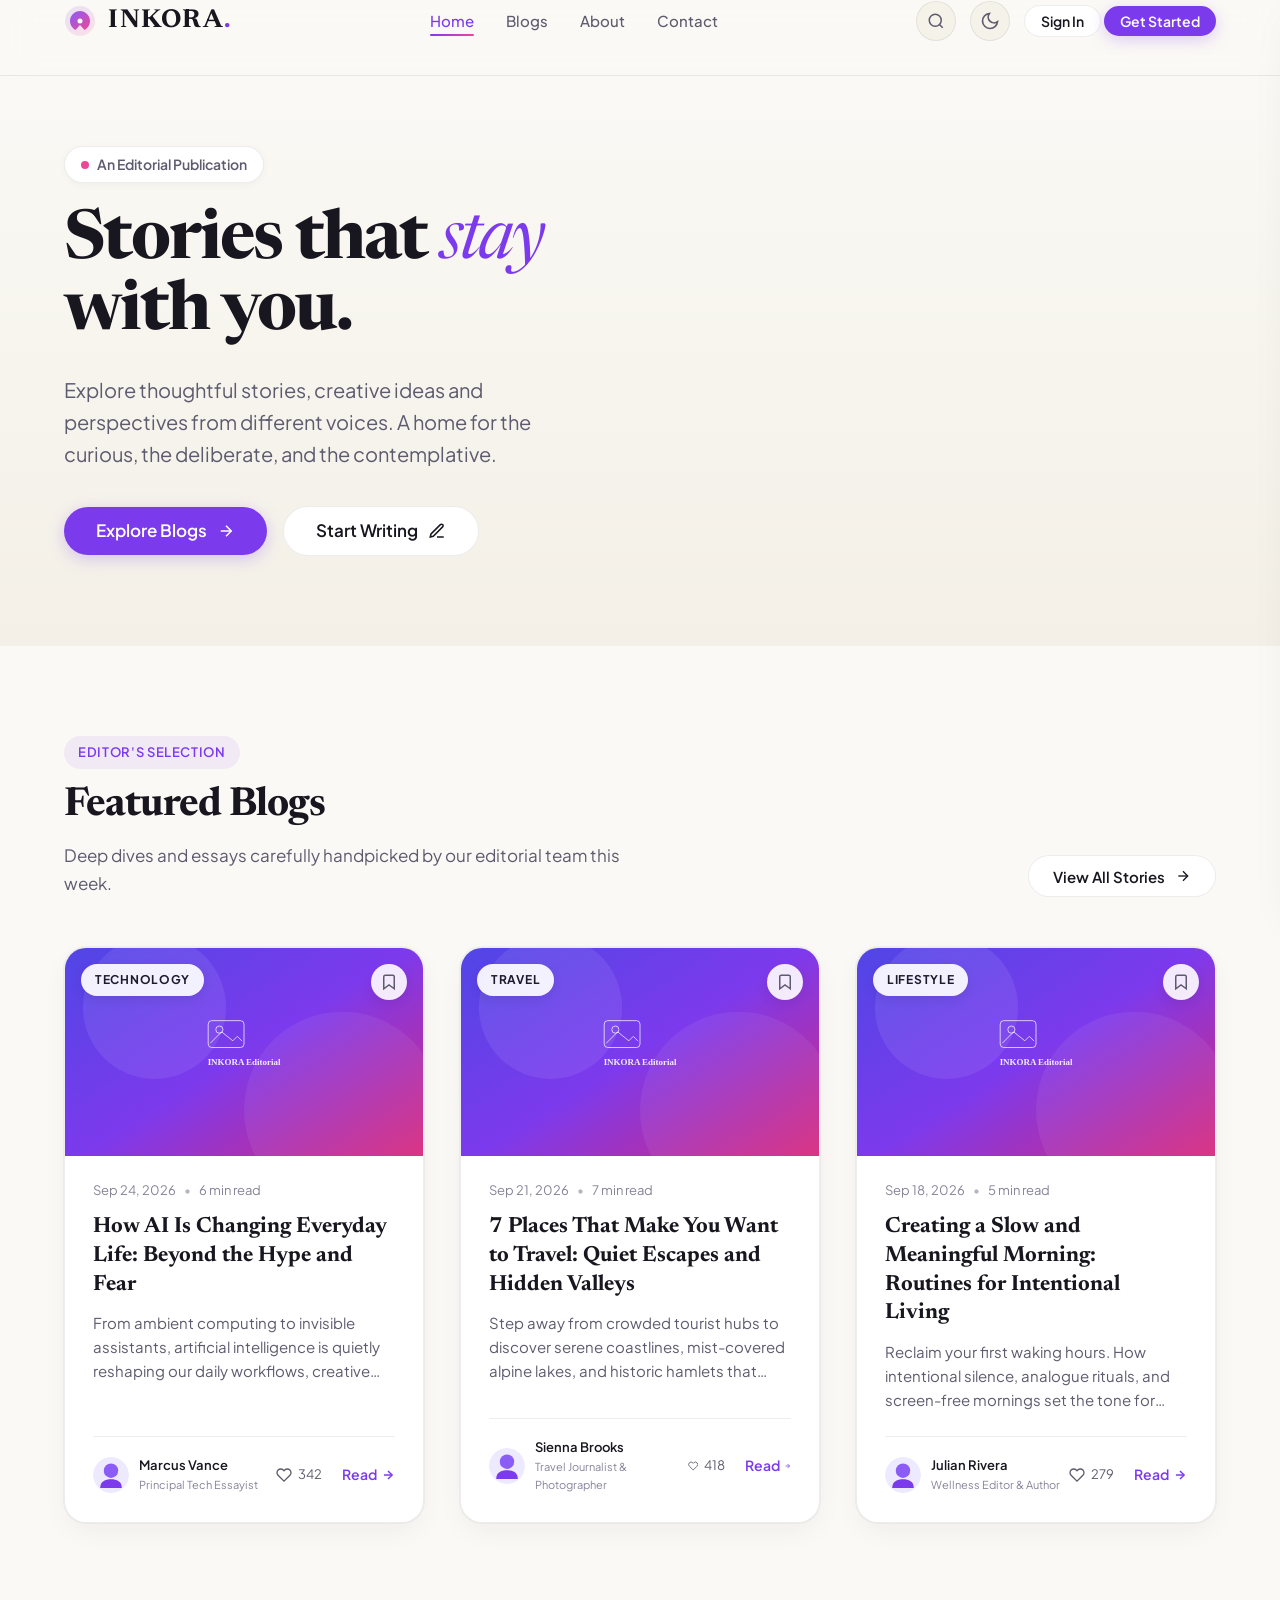
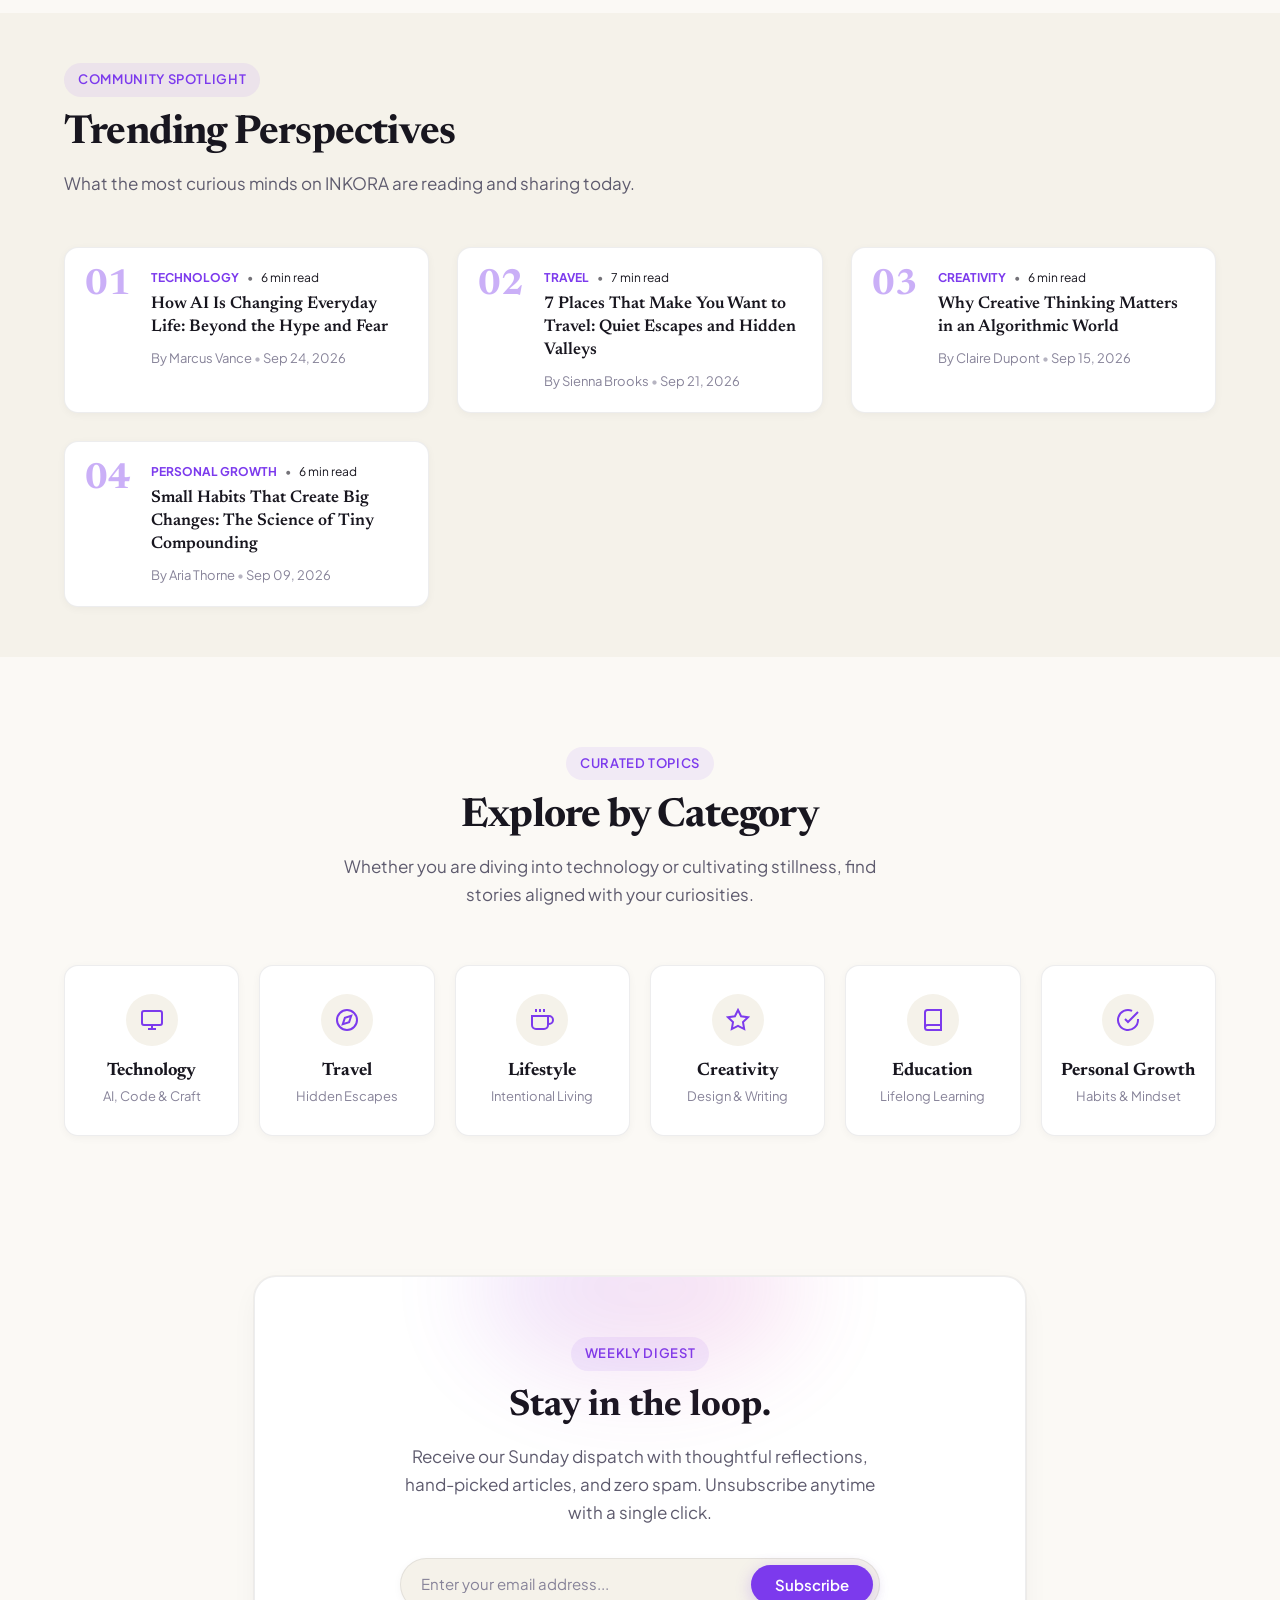
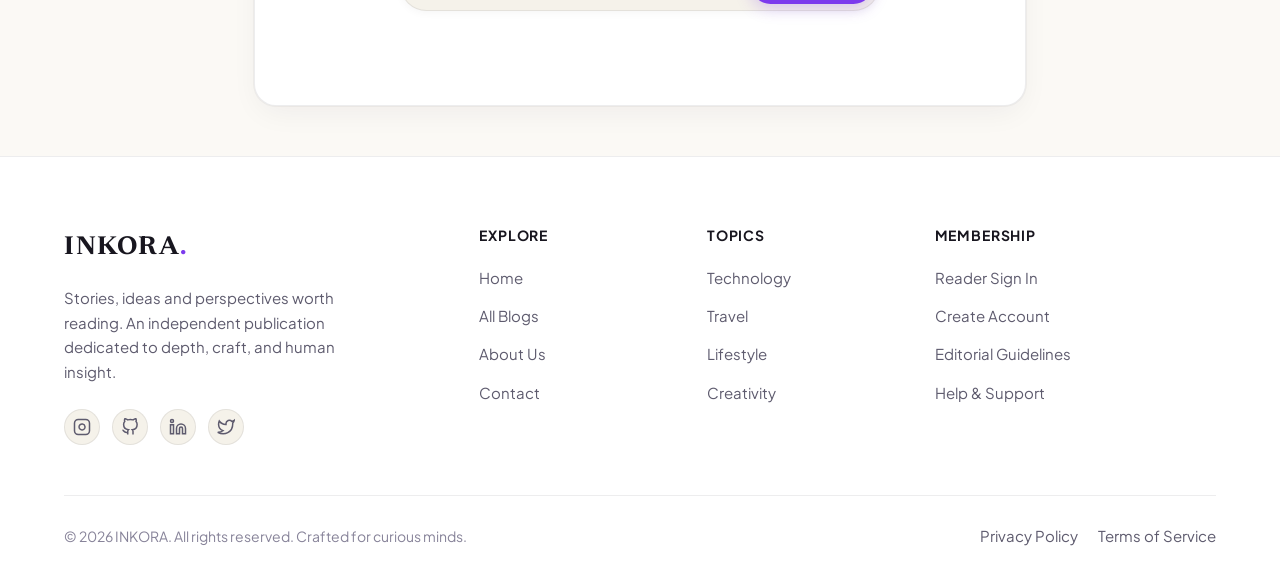
<file: index.html>
<!DOCTYPE html>
<html lang="en" data-theme="light">
<head>
  <meta charset="UTF-8" />
  <meta name="viewport" content="width=device-width, initial-scale=1.0" />
  <title>INKORA — Stories, Ideas & Perspectives Worth Reading</title>
  <meta name="description" content="A curated editorial space for thoughtful stories, creative ideas, culture, and personal growth." />
  
  <!-- Favicon -->
  <link rel="icon" type="image/svg+xml" href="./images/logo.svg" />
  
  <!-- Stylesheets -->
<link rel="stylesheet" href="./style.css" /></head>
<body>

  <!-- Reading Progress Bar -->
  <div class="reading-progress-track">
    <div class="reading-progress-bar" id="readingProgressBar"></div>
  </div>

  <!-- Header / Sticky Navbar -->
  <header class="site-header">
    <div class="container">
      <nav class="navbar" aria-label="Main Navigation">
        <!-- Brand Logo -->
        <a href="index.html" class="brand-logo" aria-label="INKORA Home">
          <svg class="brand-logo-icon" viewBox="0 0 32 32" fill="none">
            <defs>
              <linearGradient id="logoGrad" x1="0%" y1="0%" x2="100%" y2="100%">
                <stop offset="0%" stop-color="#8b5cf6" />
                <stop offset="100%" stop-color="#ec4899" />
              </linearGradient>
            </defs>
            <circle cx="16" cy="16" r="15" fill="url(#logoGrad)" fill-opacity="0.15" />
            <path d="M16 6C10.5 6 6 10.5 6 16c0 3.9 2.2 7.2 5.4 8.9L16 20l4.6 4.9C23.8 23.2 26 19.9 26 16c0-5.5-4.5-10-10-10z" fill="url(#logoGrad)" />
            <circle cx="16" cy="16" r="2.5" fill="#ffffff" />
          </svg>
          <span>INKORA<span class="brand-dot">.</span></span>
        </a>

        <!-- Desktop Navigation Links -->
        <ul class="nav-menu">
          <li><a href="index.html" class="nav-link active">Home</a></li>
          <li><a href="blogs.html" class="nav-link">Blogs</a></li>
          <li><a href="about.html" class="nav-link">About</a></li>
          <li><a href="contact.html" class="nav-link">Contact</a></li>
        </ul>

        <!-- Right Side Nav Actions -->
        <div class="nav-actions">
          <!-- Quick Search Button -->
          <button class="icon-btn open-search-modal" aria-label="Search stories (Ctrl+K)" title="Search (Ctrl+K)">
            <svg width="18" height="18" viewBox="0 0 24 24" fill="none" stroke="currentColor" stroke-width="2">
              <circle cx="11" cy="11" r="8"></circle>
              <line x1="21" y1="21" x2="16.65" y2="16.65"></line>
            </svg>
          </button>

          <!-- Dark / Light Theme Toggle -->
          <button class="icon-btn theme-toggle-btn" onclick="toggleTheme()" aria-label="Toggle theme">
            <!-- Icon injected by script.js -->
          </button>

          <!-- Auth Status Buttons (Injected dynamically by auth.js) -->
          <div id="navbarAuth" class="nav-auth-slot">
            <a href="login.html" class="btn btn-outline btn-sm">Sign In</a>
            <a href="register.html" class="btn btn-primary btn-sm">Get Started</a>
          </div>

          <!-- Mobile Hamburger Toggle -->
          <button class="mobile-nav-toggle" id="mobileNavToggle" aria-label="Open mobile menu" aria-expanded="false">
            <span class="hamburger-line"></span>
            <span class="hamburger-line"></span>
            <span class="hamburger-line"></span>
          </button>
        </div>
      </nav>
    </div>
  </header>

  <!-- Mobile Navigation Drawer -->
  <aside class="mobile-nav-drawer" id="mobileNavDrawer" aria-label="Mobile Navigation">
    <div>
      <div class="mobile-nav-header">
        <a href="index.html" class="brand-logo">
          <span>INKORA<span class="brand-dot">.</span></span>
        </a>
      </div>
      <ul class="mobile-menu-links">
        <li><a href="index.html" class="mobile-nav-link">Home</a></li>
        <li><a href="blogs.html" class="mobile-nav-link">All Blogs</a></li>
        <li><a href="about.html" class="mobile-nav-link">About INKORA</a></li>
        <li><a href="contact.html" class="mobile-nav-link">Contact & Inquiries</a></li>
      </ul>
    </div>
    <div class="mobile-nav-auth" id="mobileNavAuth">
      <a href="login.html" class="btn btn-outline btn-full">Sign In</a>
      <a href="register.html" class="btn btn-primary btn-full">Get Started</a>
    </div>
  </aside>
  <div class="nav-overlay" id="navOverlay"></div>

  <!-- Search Modal Overlay -->
  <div class="search-modal" id="searchModal" role="dialog" aria-modal="true" aria-labelledby="modalSearchTitle">
    <div class="search-modal-box">
      <div class="modal-input-wrapper">
        <svg width="20" height="20" viewBox="0 0 24 24" fill="none" stroke="currentColor" stroke-width="2">
          <circle cx="11" cy="11" r="8"></circle>
          <line x1="21" y1="21" x2="16.65" y2="16.65"></line>
        </svg>
        <input 
          type="text" 
          id="modalSearchInput" 
          class="modal-search-input" 
          placeholder="Search by topic, author, or keyword... (Esc to close)" 
          autocomplete="off"
        />
        <button class="close-search-modal" id="closeSearchModal">ESC</button>
      </div>
      <div class="search-results-list" id="modalSearchResults">
        <!-- Live search results injected dynamically -->
      </div>
    </div>
  </div>

  <main>
    <!-- Hero Section -->
    <section class="hero-section">
      <div class="container">
        <div class="hero-layout">
          <!-- Hero Text -->
          <div class="hero-content reveal-on-scroll">
            <div class="hero-tag">
              <span class="hero-tag-pulse"></span>
              <span>An Editorial Publication</span>
            </div>
            
            <h1 class="hero-title">
              Stories that <span class="hero-title-italic">stay</span> with you.
            </h1>
            
            <p class="hero-subtitle">
              Explore thoughtful stories, creative ideas and perspectives from different voices. A home for the curious, the deliberate, and the contemplative.
            </p>
            
            <div class="hero-cta-group">
              <a href="blogs.html" class="btn btn-primary btn-lg">
                <span>Explore Blogs</span>
                <svg width="18" height="18" viewBox="0 0 24 24" fill="none" stroke="currentColor" stroke-width="2">
                  <line x1="5" y1="12" x2="19" y2="12"></line>
                  <polyline points="12 5 19 12 12 19"></polyline>
                </svg>
              </a>
              <a href="register.html" class="btn btn-outline btn-lg">
                <span>Start Writing</span>
                <svg width="18" height="18" viewBox="0 0 24 24" fill="none" stroke="currentColor" stroke-width="2">
                  <path d="M12 20h9"></path>
                  <path d="M16.5 3.5a2.121 2.121 0 0 1 3 3L7 19l-4 1 1-4L16.5 3.5z"></path>
                </svg>
              </a>
            </div>
          </div>

        </div>
      </div>
    </section>

    <!-- Featured Blogs Section -->
    <section class="section" id="featuredSection">
      <div class="container">
        <div class="section-header reveal-on-scroll">
          <div>
            <span class="section-badge">Editor's Selection</span>
            <h2 class="section-title">Featured Blogs</h2>
            <p class="section-subtitle">Deep dives and essays carefully handpicked by our editorial team this week.</p>
          </div>
          <a href="blogs.html" class="btn btn-outline">
            <span>View All Stories</span>
            <svg width="16" height="16" viewBox="0 0 24 24" fill="none" stroke="currentColor" stroke-width="2">
              <line x1="5" y1="12" x2="19" y2="12"></line>
              <polyline points="12 5 19 12 12 19"></polyline>
            </svg>
          </a>
        </div>

        <!-- 3 Premium Featured Blog Cards -->
        <div class="blog-grid" id="featuredBlogGrid">
          <!-- Injected dynamically by home script or fallback -->
        </div>
      </div>
    </section>

    <!-- Trending Section -->
    <section class="section section-sm" id="trendingSection" style="background: var(--bg-surface-elevated);">
      <div class="container">
        <div class="section-header reveal-on-scroll">
          <div>
            <span class="section-badge">Community Spotlight</span>
            <h2 class="section-title">Trending Perspectives</h2>
            <p class="section-subtitle">What the most curious minds on INKORA are reading and sharing today.</p>
          </div>
        </div>

        <div class="trending-grid" id="trendingGrid">
          <!-- Injected dynamically by script -->
        </div>
      </div>
    </section>

    <!-- Explore Categories Section -->
    <section class="section" id="categoriesSection">
      <div class="container">
        <div class="section-header-centered reveal-on-scroll">
          <span class="section-badge">Curated Topics</span>
          <h2 class="section-title">Explore by Category</h2>
          <p class="section-subtitle">Whether you are diving into technology or cultivating stillness, find stories aligned with your curiosities.</p>
        </div>

        <div class="categories-grid reveal-on-scroll delay-1">
          <!-- Technology -->
          <a href="blogs.html?category=Technology" class="category-card">
            <div class="category-icon-wrap">
              <svg width="24" height="24" viewBox="0 0 24 24" fill="none" stroke="currentColor" stroke-width="2">
                <rect x="2" y="3" width="20" height="14" rx="2" ry="2"></rect>
                <line x1="8" y1="21" x2="16" y2="21"></line>
                <line x1="12" y1="17" x2="12" y2="21"></line>
              </svg>
            </div>
            <h3 class="category-name">Technology</h3>
            <span class="category-count">AI, Code & Craft</span>
          </a>

          <!-- Travel -->
          <a href="blogs.html?category=Travel" class="category-card">
            <div class="category-icon-wrap">
              <svg width="24" height="24" viewBox="0 0 24 24" fill="none" stroke="currentColor" stroke-width="2">
                <circle cx="12" cy="12" r="10"></circle>
                <polygon points="16.24 7.76 14.12 14.12 7.76 16.24 9.88 9.88 16.24 7.76"></polygon>
              </svg>
            </div>
            <h3 class="category-name">Travel</h3>
            <span class="category-count">Hidden Escapes</span>
          </a>

          <!-- Lifestyle -->
          <a href="blogs.html?category=Lifestyle" class="category-card">
            <div class="category-icon-wrap">
              <svg width="24" height="24" viewBox="0 0 24 24" fill="none" stroke="currentColor" stroke-width="2">
                <path d="M18 8h1a4 4 0 0 1 0 8h-1"></path>
                <path d="M2 8h16v9a4 4 0 0 1-4 4H6a4 4 0 0 1-4-4V8z"></path>
                <line x1="6" y1="1" x2="6" y2="4"></line>
                <line x1="10" y1="1" x2="10" y2="4"></line>
                <line x1="14" y1="1" x2="14" y2="4"></line>
              </svg>
            </div>
            <h3 class="category-name">Lifestyle</h3>
            <span class="category-count">Intentional Living</span>
          </a>

          <!-- Creativity -->
          <a href="blogs.html?category=Creativity" class="category-card">
            <div class="category-icon-wrap">
              <svg width="24" height="24" viewBox="0 0 24 24" fill="none" stroke="currentColor" stroke-width="2">
                <polygon points="12 2 15.09 8.26 22 9.27 17 14.14 18.18 21.02 12 17.77 5.82 21.02 7 14.14 2 9.27 8.91 8.26 12 2"></polygon>
              </svg>
            </div>
            <h3 class="category-name">Creativity</h3>
            <span class="category-count">Design & Writing</span>
          </a>

          <!-- Education -->
          <a href="blogs.html?category=Education" class="category-card">
            <div class="category-icon-wrap">
              <svg width="24" height="24" viewBox="0 0 24 24" fill="none" stroke="currentColor" stroke-width="2">
                <path d="M4 19.5A2.5 2.5 0 0 1 6.5 17H20"></path>
                <path d="M6.5 2H20v20H6.5A2.5 2.5 0 0 1 4 19.5v-15A2.5 2.5 0 0 1 6.5 2z"></path>
              </svg>
            </div>
            <h3 class="category-name">Education</h3>
            <span class="category-count">Lifelong Learning</span>
          </a>

          <!-- Personal Growth -->
          <a href="blogs.html?category=Personal Growth" class="category-card">
            <div class="category-icon-wrap">
              <svg width="24" height="24" viewBox="0 0 24 24" fill="none" stroke="currentColor" stroke-width="2">
                <path d="M22 11.08V12a10 10 0 1 1-5.93-9.14"></path>
                <polyline points="22 4 12 14.01 9 11.01"></polyline>
              </svg>
            </div>
            <h3 class="category-name">Personal Growth</h3>
            <span class="category-count">Habits & Mindset</span>
          </a>
        </div>
      </div>
    </section>

    <!-- Newsletter Section -->
    <section class="section section-sm">
      <div class="container container-narrow">
        <div class="newsletter-card reveal-on-scroll">
          <span class="section-badge">Weekly Digest</span>
          <h2 class="newsletter-title">Stay in the loop.</h2>
          <p class="newsletter-desc">
            Receive our Sunday dispatch with thoughtful reflections, hand-picked articles, and zero spam. Unsubscribe anytime with a single click.
          </p>

          <form class="newsletter-form" id="homeNewsletterForm" novalidate>
            <div class="newsletter-input-group">
              <input 
                type="email" 
                class="newsletter-input" 
                placeholder="Enter your email address..." 
                aria-label="Email address for newsletter"
                required 
              />
              <button type="submit" class="btn btn-primary">Subscribe</button>
            </div>
            <div class="newsletter-feedback" id="homeNewsletterFeedback"></div>
          </form>
        </div>
      </div>
    </section>
  </main>

  <!-- Premium Footer -->
  <footer class="site-footer">
    <div class="container">
      <div class="footer-top">
        <!-- Brand Info -->
        <div>
          <a href="index.html" class="brand-logo">
            <span>INKORA<span class="brand-dot">.</span></span>
          </a>
          <p class="footer-brand-desc">
            Stories, ideas and perspectives worth reading. An independent publication dedicated to depth, craft, and human insight.
          </p>
          <!-- Social Icons -->
          <div class="footer-socials">
            <a href="https://instagram.com" target="_blank" rel="noopener noreferrer" class="social-icon-btn" aria-label="Instagram">
              <svg width="18" height="18" viewBox="0 0 24 24" fill="none" stroke="currentColor" stroke-width="2">
                <rect x="2" y="2" width="20" height="20" rx="5" ry="5"></rect>
                <path d="M16 11.37A4 4 0 1 1 12.63 8 4 4 0 0 1 16 11.37z"></path>
                <line x1="17.5" y1="6.5" x2="17.51" y2="6.5"></line>
              </svg>
            </a>
            <a href="https://github.com" target="_blank" rel="noopener noreferrer" class="social-icon-btn" aria-label="GitHub">
              <svg width="18" height="18" viewBox="0 0 24 24" fill="none" stroke="currentColor" stroke-width="2">
                <path d="M9 19c-5 1.5-5-2.5-7-3m14 6v-3.87a3.37 3.37 0 0 0-.94-2.61c3.14-.35 6.44-1.54 6.44-7A5.44 5.44 0 0 0 20 4.77 5.07 5.07 0 0 0 19.91 1S18.73.65 16 2.48a13.38 13.38 0 0 0-7 0C6.27.65 5.09 1 5.09 1A5.07 5.07 0 0 0 5 4.77a5.44 5.44 0 0 0-1.5 3.78c0 5.42 3.3 6.61 6.44 7A3.37 3.37 0 0 0 9 18.13V22"></path>
              </svg>
            </a>
            <a href="https://linkedin.com" target="_blank" rel="noopener noreferrer" class="social-icon-btn" aria-label="LinkedIn">
              <svg width="18" height="18" viewBox="0 0 24 24" fill="none" stroke="currentColor" stroke-width="2">
                <path d="M16 8a6 6 0 0 1 6 6v7h-4v-7a2 2 0 0 0-2-2 2 2 0 0 0-2 2v7h-4v-7a6 6 0 0 1 6-6z"></path>
                <rect x="2" y="9" width="4" height="12"></rect>
                <circle cx="4" cy="4" r="2"></circle>
              </svg>
            </a>
            <a href="https://twitter.com" target="_blank" rel="noopener noreferrer" class="social-icon-btn" aria-label="X / Twitter">
              <svg width="18" height="18" viewBox="0 0 24 24" fill="none" stroke="currentColor" stroke-width="2">
                <path d="M23 3a10.9 10.9 0 0 1-3.14 1.53 4.48 4.48 0 0 0-7.86 3v1A10.66 10.66 0 0 1 3 4s-4 9 5 13a11.64 11.64 0 0 1-7 2c9 5 20 0 20-11.5a4.5 4.5 0 0 0-.08-.83A7.72 7.72 0 0 0 23 3z"></path>
              </svg>
            </a>
          </div>
        </div>

        <!-- Quick Links -->
        <div>
          <h4 class="footer-heading">Explore</h4>
          <ul class="footer-links">
            <li><a href="index.html" class="footer-link">Home</a></li>
            <li><a href="blogs.html" class="footer-link">All Blogs</a></li>
            <li><a href="about.html" class="footer-link">About Us</a></li>
            <li><a href="contact.html" class="footer-link">Contact</a></li>
          </ul>
        </div>

        <!-- Categories -->
        <div>
          <h4 class="footer-heading">Topics</h4>
          <ul class="footer-links">
            <li><a href="blogs.html?category=Technology" class="footer-link">Technology</a></li>
            <li><a href="blogs.html?category=Travel" class="footer-link">Travel</a></li>
            <li><a href="blogs.html?category=Lifestyle" class="footer-link">Lifestyle</a></li>
            <li><a href="blogs.html?category=Creativity" class="footer-link">Creativity</a></li>
          </ul>
        </div>

        <!-- Community & Auth -->
        <div>
          <h4 class="footer-heading">Membership</h4>
          <ul class="footer-links">
            <li><a href="login.html" class="footer-link">Reader Sign In</a></li>
            <li><a href="register.html" class="footer-link">Create Account</a></li>
            <li><a href="about.html#values" class="footer-link">Editorial Guidelines</a></li>
            <li><a href="contact.html" class="footer-link">Help & Support</a></li>
          </ul>
        </div>
      </div>

      <!-- Footer Bottom -->
      <div class="footer-bottom">
        <p>&copy; <span id="currentYear">2026</span> INKORA. All rights reserved. Crafted for curious minds.</p>
        <div style="display: flex; gap: 20px;">
          <a href="about.html" class="footer-link">Privacy Policy</a>
          <a href="about.html" class="footer-link">Terms of Service</a>
        </div>
      </div>
    </div>
  </footer>

  <!-- Back to Top Button -->
  <button class="back-to-top" id="backToTopBtn" aria-label="Back to top">
    <svg width="20" height="20" viewBox="0 0 24 24" fill="none" stroke="currentColor" stroke-width="2.5">
      <polyline points="18 15 12 9 6 15"></polyline>
    </svg>
  </button>

  <!-- Scripts -->
  <script src="./blogs.js"></script>
  <script src="./auth.js"></script>
  <script src="./script.js"></script>
  <script>
    // Populate Featured and Trending blogs on Home page
    document.addEventListener("DOMContentLoaded", () => {
      if (window.INKORA_BLOGS) {
        // Featured 3
        const featuredContainer = document.getElementById("featuredBlogGrid");
        if (featuredContainer) {
          const featured = window.INKORA_BLOGS.data.filter(b => b.featured).slice(0, 3);
          featuredContainer.innerHTML = featured.map(b => window.INKORA_BLOGS.createBlogCard(b)).join("");
        }

        // Trending
        const trendingContainer = document.getElementById("trendingGrid");
        if (trendingContainer) {
          const trending = window.INKORA_BLOGS.data.filter(b => b.trending).slice(0, 4);
          trendingContainer.innerHTML = trending.map((b, idx) => window.INKORA_BLOGS.createTrendingCard(b, idx + 1)).join("");
        }
      }
    });
  </script>
</body>
</html>
</file>
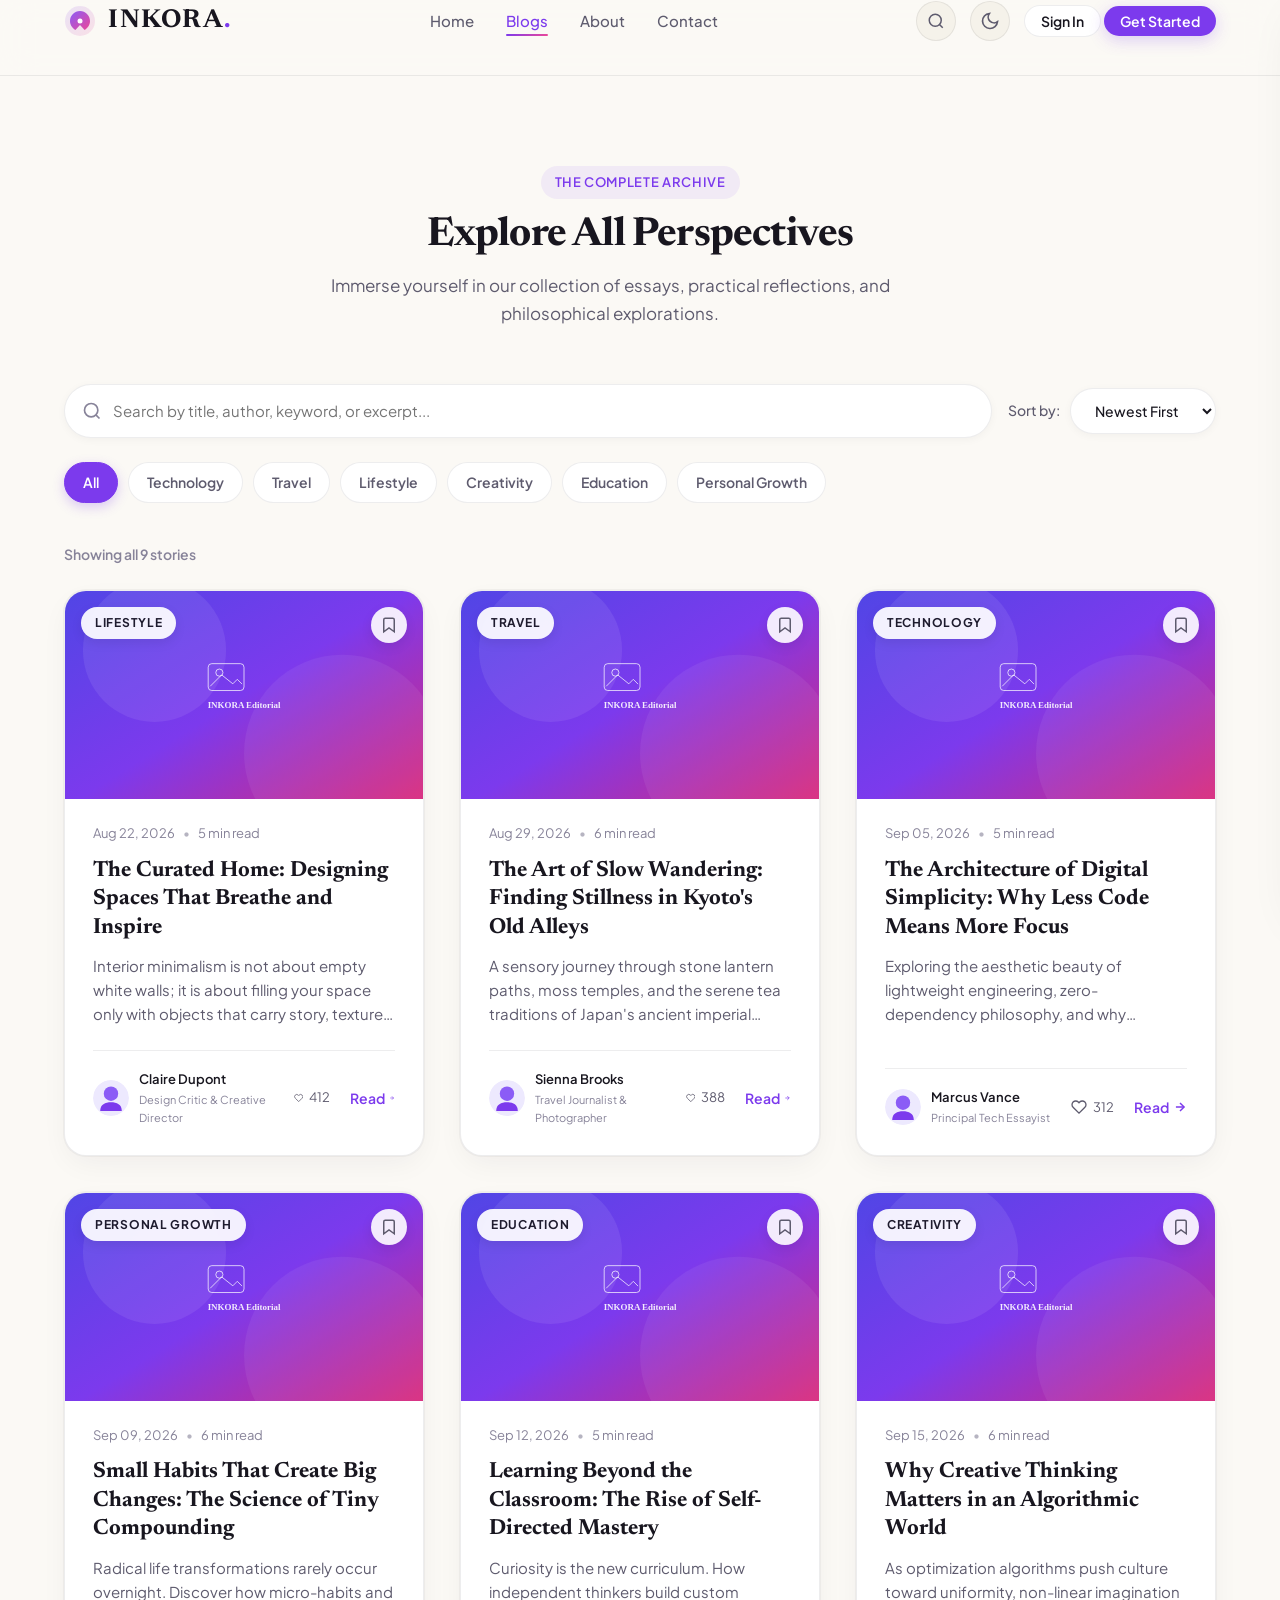
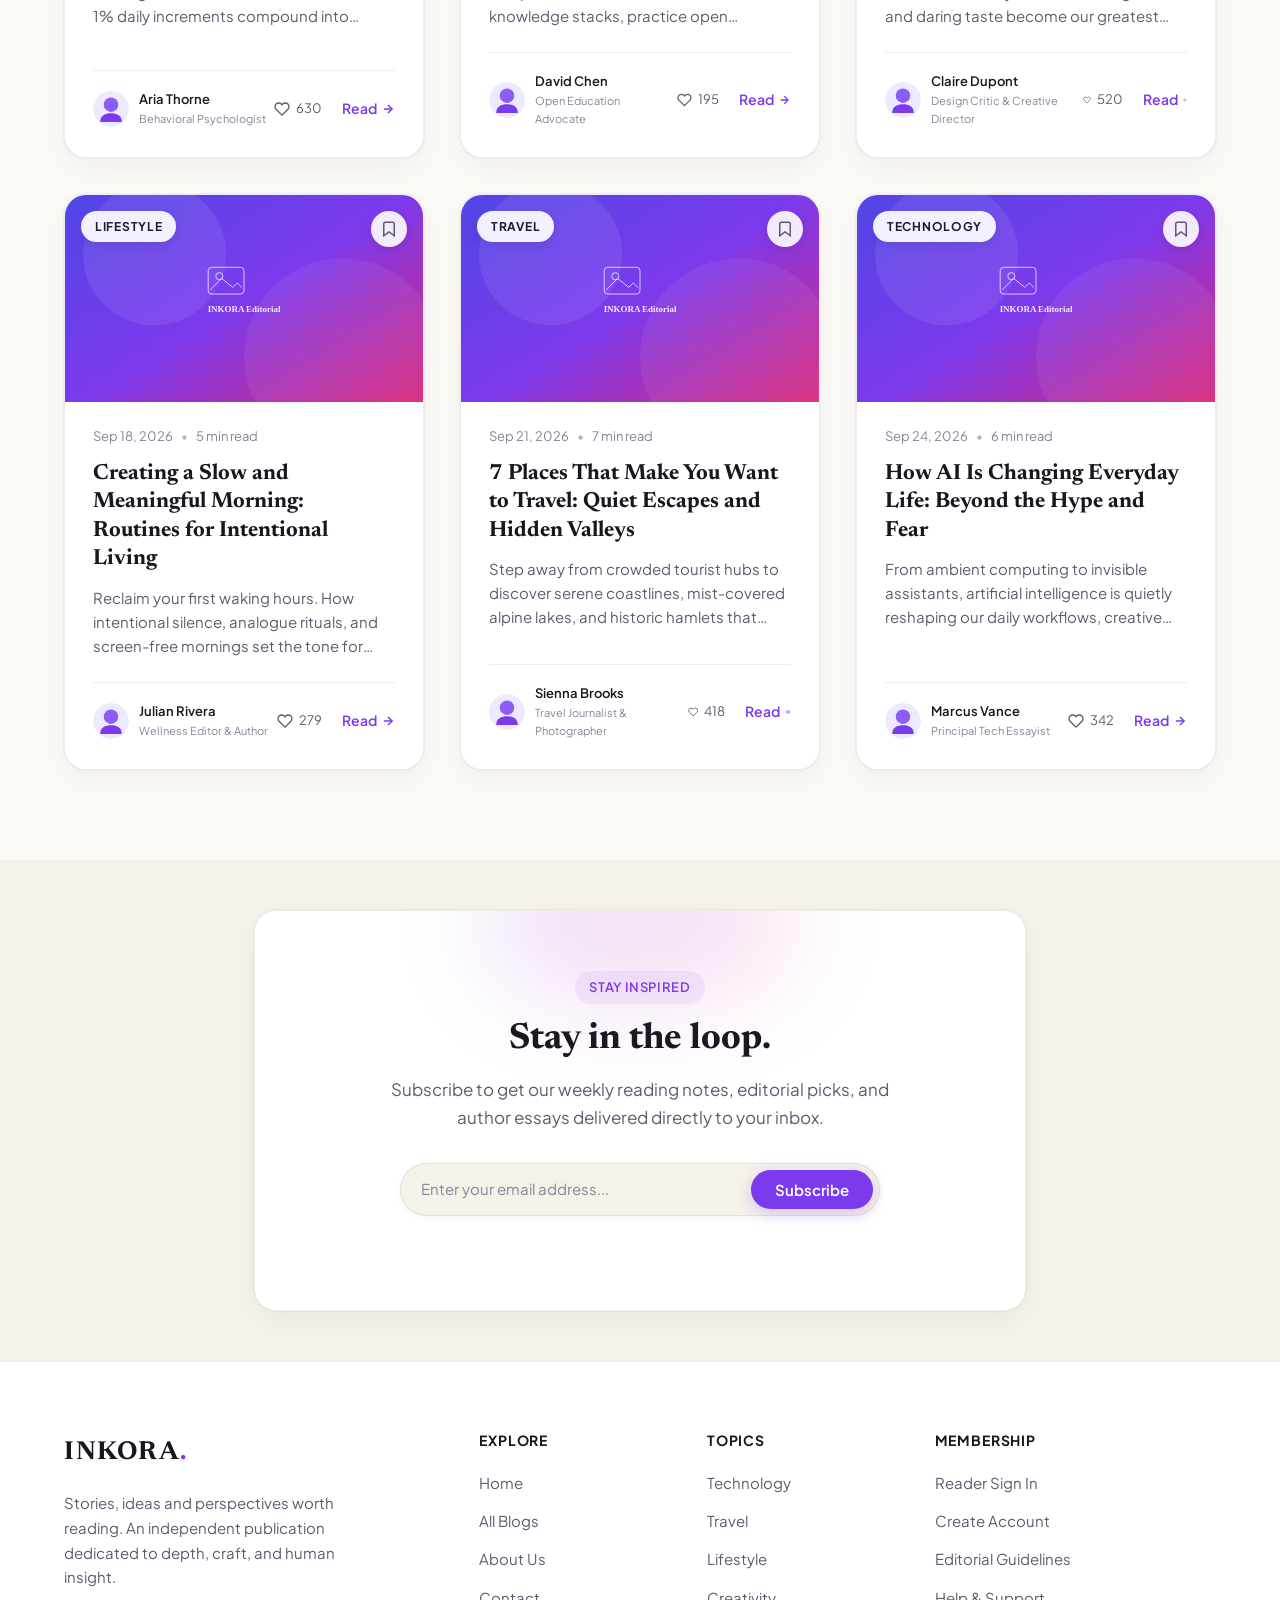
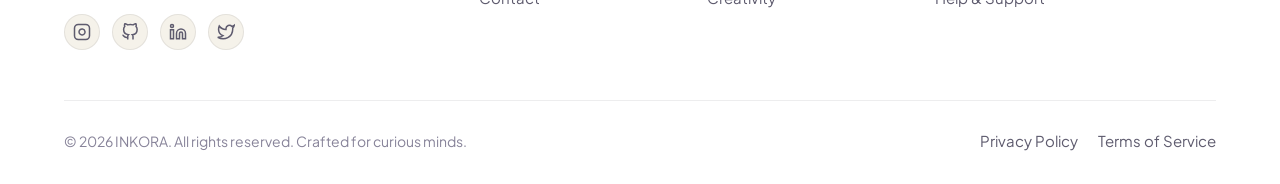
<file: blogs.html>
<!DOCTYPE html>
<html lang="en" data-theme="light">
<head>
  <meta charset="UTF-8" />
  <meta name="viewport" content="width=device-width, initial-scale=1.0" />
  <title>All Blogs — INKORA</title>
  <meta name="description" content="Explore insightful essays, analyses, and stories across technology, travel, lifestyle, creativity, and personal development." />
  
  <link rel="icon" type="image/svg+xml" href="./images/logo.svg" />
  <link rel="stylesheet" href="./css/style.css" />
</head>
<body>

  <!-- Reading Progress Bar -->
  <div class="reading-progress-track">
    <div class="reading-progress-bar" id="readingProgressBar"></div>
  </div>

  <!-- Header / Sticky Navbar -->
  <header class="site-header">
    <div class="container">
      <nav class="navbar" aria-label="Main Navigation">
        <a href="index.html" class="brand-logo" aria-label="INKORA Home">
          <svg class="brand-logo-icon" viewBox="0 0 32 32" fill="none">
            <defs>
              <linearGradient id="logoGrad2" x1="0%" y1="0%" x2="100%" y2="100%">
                <stop offset="0%" stop-color="#8b5cf6" />
                <stop offset="100%" stop-color="#ec4899" />
              </linearGradient>
            </defs>
            <circle cx="16" cy="16" r="15" fill="url(#logoGrad2)" fill-opacity="0.15" />
            <path d="M16 6C10.5 6 6 10.5 6 16c0 3.9 2.2 7.2 5.4 8.9L16 20l4.6 4.9C23.8 23.2 26 19.9 26 16c0-5.5-4.5-10-10-10z" fill="url(#logoGrad2)" />
            <circle cx="16" cy="16" r="2.5" fill="#ffffff" />
          </svg>
          <span>INKORA<span class="brand-dot">.</span></span>
        </a>

        <ul class="nav-menu">
          <li><a href="index.html" class="nav-link">Home</a></li>
          <li><a href="blogs.html" class="nav-link active">Blogs</a></li>
          <li><a href="about.html" class="nav-link">About</a></li>
          <li><a href="contact.html" class="nav-link">Contact</a></li>
        </ul>

        <div class="nav-actions">
          <button class="icon-btn open-search-modal" aria-label="Search stories (Ctrl+K)" title="Search (Ctrl+K)">
            <svg width="18" height="18" viewBox="0 0 24 24" fill="none" stroke="currentColor" stroke-width="2">
              <circle cx="11" cy="11" r="8"></circle>
              <line x1="21" y1="21" x2="16.65" y2="16.65"></line>
            </svg>
          </button>

          <button class="icon-btn theme-toggle-btn" onclick="toggleTheme()" aria-label="Toggle theme"></button>

          <div id="navbarAuth" class="nav-auth-slot">
            <a href="login.html" class="btn btn-outline btn-sm">Sign In</a>
            <a href="register.html" class="btn btn-primary btn-sm">Get Started</a>
          </div>

          <button class="mobile-nav-toggle" id="mobileNavToggle" aria-label="Open mobile menu" aria-expanded="false">
            <span class="hamburger-line"></span>
            <span class="hamburger-line"></span>
            <span class="hamburger-line"></span>
          </button>
        </div>
      </nav>
    </div>
  </header>

  <!-- Mobile Drawer -->
  <aside class="mobile-nav-drawer" id="mobileNavDrawer" aria-label="Mobile Navigation">
    <div>
      <div class="mobile-nav-header">
        <a href="index.html" class="brand-logo">
          <span>INKORA<span class="brand-dot">.</span></span>
        </a>
      </div>
      <ul class="mobile-menu-links">
        <li><a href="index.html" class="mobile-nav-link">Home</a></li>
        <li><a href="blogs.html" class="mobile-nav-link">All Blogs</a></li>
        <li><a href="about.html" class="mobile-nav-link">About INKORA</a></li>
        <li><a href="contact.html" class="mobile-nav-link">Contact & Inquiries</a></li>
      </ul>
    </div>
    <div class="mobile-nav-auth" id="mobileNavAuth">
      <a href="login.html" class="btn btn-outline btn-full">Sign In</a>
      <a href="register.html" class="btn btn-primary btn-full">Get Started</a>
    </div>
  </aside>
  <div class="nav-overlay" id="navOverlay"></div>

  <!-- Search Modal Overlay -->
  <div class="search-modal" id="searchModal" role="dialog" aria-modal="true" aria-labelledby="modalSearchTitle">
    <div class="search-modal-box">
      <div class="modal-input-wrapper">
        <svg width="20" height="20" viewBox="0 0 24 24" fill="none" stroke="currentColor" stroke-width="2">
          <circle cx="11" cy="11" r="8"></circle>
          <line x1="21" y1="21" x2="16.65" y2="16.65"></line>
        </svg>
        <input 
          type="text" 
          id="modalSearchInput" 
          class="modal-search-input" 
          placeholder="Search by topic, author, or keyword... (Esc to close)" 
          autocomplete="off"
        />
        <button class="close-search-modal" id="closeSearchModal">ESC</button>
      </div>
      <div class="search-results-list" id="modalSearchResults"></div>
    </div>
  </div>

  <main class="section">
    <div class="container">
      <!-- Page Title Header -->
      <div class="section-header-centered reveal-on-scroll">
        <span class="section-badge">The Complete Archive</span>
        <h1 class="section-title">Explore All Perspectives</h1>
        <p class="section-subtitle">
          Immerse yourself in our collection of essays, practical reflections, and philosophical explorations.
        </p>
      </div>

      <!-- Filter & Search Toolbar -->
      <div class="filter-toolbar reveal-on-scroll">
        <!-- Search and Sort row -->
        <div class="search-and-sort">
          <div class="main-search-box">
            <svg width="20" height="20" viewBox="0 0 24 24" fill="none" stroke="currentColor" stroke-width="2">
              <circle cx="11" cy="11" r="8"></circle>
              <line x1="21" y1="21" x2="16.65" y2="16.65"></line>
            </svg>
            <input 
              type="text" 
              id="blogsPageSearch" 
              class="main-search-input" 
              placeholder="Search by title, author, keyword, or excerpt..." 
            />
          </div>

          <div class="sort-dropdown-wrap">
            <label for="blogsSortSelect" style="font-size: 0.875rem; color: var(--text-muted); font-weight: 500;">Sort by:</label>
            <select id="blogsSortSelect" class="sort-select" aria-label="Sort blogs">
              <option value="newest">Newest First</option>
              <option value="oldest">Oldest First</option>
              <option value="popular">Most Liked</option>
              <option value="readtime">Quick Reads</option>
            </select>
          </div>
        </div>

        <!-- Category Pills Row -->
        <div class="category-filter-pills" id="categoryPillsContainer" role="tablist" aria-label="Filter by category">
          <!-- Dynamically populated or updated -->
        </div>
      </div>

      <!-- Active Filter / Result Count Indicator -->
      <div style="display: flex; justify-content: space-between; align-items: center; margin-bottom: 24px;">
        <span id="resultsCountText" style="font-size: 0.875rem; color: var(--text-light); font-weight: 600;">
          Showing all stories
        </span>
        <button id="resetFiltersBtn" class="btn btn-ghost btn-sm d-none" onclick="resetAllFilters()">
          Clear Filters ✕
        </button>
      </div>

      <!-- Responsive Blog Grid -->
      <div class="blog-grid" id="allBlogsGrid">
        <!-- Injected dynamically by blogs.js filter runner -->
      </div>

      <!-- Empty State -->
      <div class="empty-results-state d-none" id="noBlogsFound">
        <svg class="empty-icon" viewBox="0 0 24 24" fill="none" stroke="currentColor" stroke-width="1.5">
          <circle cx="11" cy="11" r="8"></circle>
          <line x1="21" y1="21" x2="16.65" y2="16.65"></line>
          <line x1="8" y1="11" x2="14" y2="11"></line>
        </svg>
        <h3 style="font-size: 1.5rem; margin-bottom: 8px;">No matching stories found</h3>
        <p style="color: var(--text-muted); max-width: 420px; margin: 0 auto 20px auto;">
          We couldn't find any articles matching your search criteria. Try modifying your search term or exploring a different category.
        </p>
        <button class="btn btn-outline" onclick="resetAllFilters()">Reset All Filters</button>
      </div>
    </div>
  </main>

  <!-- Newsletter Section -->
  <section class="section section-sm" style="background: var(--bg-surface-elevated);">
    <div class="container container-narrow">
      <div class="newsletter-card reveal-on-scroll">
        <span class="section-badge">Stay Inspired</span>
        <h2 class="newsletter-title">Stay in the loop.</h2>
        <p class="newsletter-desc">
          Subscribe to get our weekly reading notes, editorial picks, and author essays delivered directly to your inbox.
        </p>

        <form class="newsletter-form" id="blogsNewsletterForm" novalidate>
          <div class="newsletter-input-group">
            <input 
              type="email" 
              class="newsletter-input" 
              placeholder="Enter your email address..." 
              aria-label="Email address"
              required 
            />
            <button type="submit" class="btn btn-primary">Subscribe</button>
          </div>
          <div class="newsletter-feedback"></div>
        </form>
      </div>
    </div>
  </section>

  <!-- Footer -->
  <footer class="site-footer">
    <div class="container">
      <div class="footer-top">
        <div>
          <a href="index.html" class="brand-logo">
            <span>INKORA<span class="brand-dot">.</span></span>
          </a>
          <p class="footer-brand-desc">
            Stories, ideas and perspectives worth reading. An independent publication dedicated to depth, craft, and human insight.
          </p>
          <div class="footer-socials">
            <a href="https://instagram.com" target="_blank" rel="noopener noreferrer" class="social-icon-btn" aria-label="Instagram">
              <svg width="18" height="18" viewBox="0 0 24 24" fill="none" stroke="currentColor" stroke-width="2">
                <rect x="2" y="2" width="20" height="20" rx="5" ry="5"></rect>
                <path d="M16 11.37A4 4 0 1 1 12.63 8 4 4 0 0 1 16 11.37z"></path>
                <line x1="17.5" y1="6.5" x2="17.51" y2="6.5"></line>
              </svg>
            </a>
            <a href="https://github.com" target="_blank" rel="noopener noreferrer" class="social-icon-btn" aria-label="GitHub">
              <svg width="18" height="18" viewBox="0 0 24 24" fill="none" stroke="currentColor" stroke-width="2">
                <path d="M9 19c-5 1.5-5-2.5-7-3m14 6v-3.87a3.37 3.37 0 0 0-.94-2.61c3.14-.35 6.44-1.54 6.44-7A5.44 5.44 0 0 0 20 4.77 5.07 5.07 0 0 0 19.91 1S18.73.65 16 2.48a13.38 13.38 0 0 0-7 0C6.27.65 5.09 1 5.09 1A5.07 5.07 0 0 0 5 4.77a5.44 5.44 0 0 0-1.5 3.78c0 5.42 3.3 6.61 6.44 7A3.37 3.37 0 0 0 9 18.13V22"></path>
              </svg>
            </a>
            <a href="https://linkedin.com" target="_blank" rel="noopener noreferrer" class="social-icon-btn" aria-label="LinkedIn">
              <svg width="18" height="18" viewBox="0 0 24 24" fill="none" stroke="currentColor" stroke-width="2">
                <path d="M16 8a6 6 0 0 1 6 6v7h-4v-7a2 2 0 0 0-2-2 2 2 0 0 0-2 2v7h-4v-7a6 6 0 0 1 6-6z"></path>
                <rect x="2" y="9" width="4" height="12"></rect>
                <circle cx="4" cy="4" r="2"></circle>
              </svg>
            </a>
            <a href="https://twitter.com" target="_blank" rel="noopener noreferrer" class="social-icon-btn" aria-label="X / Twitter">
              <svg width="18" height="18" viewBox="0 0 24 24" fill="none" stroke="currentColor" stroke-width="2">
                <path d="M23 3a10.9 10.9 0 0 1-3.14 1.53 4.48 4.48 0 0 0-7.86 3v1A10.66 10.66 0 0 1 3 4s-4 9 5 13a11.64 11.64 0 0 1-7 2c9 5 20 0 20-11.5a4.5 4.5 0 0 0-.08-.83A7.72 7.72 0 0 0 23 3z"></path>
              </svg>
            </a>
          </div>
        </div>

        <div>
          <h4 class="footer-heading">Explore</h4>
          <ul class="footer-links">
            <li><a href="index.html" class="footer-link">Home</a></li>
            <li><a href="blogs.html" class="footer-link">All Blogs</a></li>
            <li><a href="about.html" class="footer-link">About Us</a></li>
            <li><a href="contact.html" class="footer-link">Contact</a></li>
          </ul>
        </div>

        <div>
          <h4 class="footer-heading">Topics</h4>
          <ul class="footer-links">
            <li><a href="blogs.html?category=Technology" class="footer-link">Technology</a></li>
            <li><a href="blogs.html?category=Travel" class="footer-link">Travel</a></li>
            <li><a href="blogs.html?category=Lifestyle" class="footer-link">Lifestyle</a></li>
            <li><a href="blogs.html?category=Creativity" class="footer-link">Creativity</a></li>
          </ul>
        </div>

        <div>
          <h4 class="footer-heading">Membership</h4>
          <ul class="footer-links">
            <li><a href="login.html" class="footer-link">Reader Sign In</a></li>
            <li><a href="register.html" class="footer-link">Create Account</a></li>
            <li><a href="about.html#values" class="footer-link">Editorial Guidelines</a></li>
            <li><a href="contact.html" class="footer-link">Help & Support</a></li>
          </ul>
        </div>
      </div>

      <div class="footer-bottom">
        <p>&copy; <span id="currentYear">2026</span> INKORA. All rights reserved. Crafted for curious minds.</p>
        <div style="display: flex; gap: 20px;">
          <a href="about.html" class="footer-link">Privacy Policy</a>
          <a href="about.html" class="footer-link">Terms of Service</a>
        </div>
      </div>
    </div>
  </footer>

  <button class="back-to-top" id="backToTopBtn" aria-label="Back to top">
    <svg width="20" height="20" viewBox="0 0 24 24" fill="none" stroke="currentColor" stroke-width="2.5">
      <polyline points="18 15 12 9 6 15"></polyline>
    </svg>
  </button>

  <script src="./js/blogs.js"></script>
  <script src="./js/auth.js"></script>
  <script src="./js/script.js"></script>

  <script>
    // Blog filtering, searching, and sorting controller
    let currentCategory = "All";
    let currentSearchTerm = "";
    let currentSort = "newest";

    function initBlogsPage() {
      // Parse URL queries if coming from category links or search
      const urlParams = new URLSearchParams(window.location.search);
      const catParam = urlParams.get("category");
      const searchParam = urlParams.get("search");

      if (catParam && window.INKORA_BLOGS.categories.includes(catParam)) {
        currentCategory = catParam;
      }
      if (searchParam) {
        currentSearchTerm = searchParam;
        const searchInput = document.getElementById("blogsPageSearch");
        if (searchInput) searchInput.value = searchParam;
      }

      renderCategoryPills();
      bindEvents();
      renderFilteredBlogs();
    }

    function renderCategoryPills() {
      const pillsContainer = document.getElementById("categoryPillsContainer");
      if (!pillsContainer || !window.INKORA_BLOGS) return;

      pillsContainer.innerHTML = window.INKORA_BLOGS.categories.map(cat => `
        <button 
          class="filter-pill ${cat === currentCategory ? 'active' : ''}" 
          onclick="selectCategory('${cat}')"
          role="tab"
          aria-selected="${cat === currentCategory}"
        >
          ${cat}
        </button>
      `).join("");
    }

    function selectCategory(cat) {
      currentCategory = cat;
      renderCategoryPills();
      renderFilteredBlogs();

      // Update URL without full reload
      const url = new URL(window.location);
      if (cat === "All") {
        url.searchParams.delete("category");
      } else {
        url.searchParams.set("category", cat);
      }
      window.history.replaceState({}, '', url);
    }

    function bindEvents() {
      const searchInput = document.getElementById("blogsPageSearch");
      if (searchInput) {
        searchInput.addEventListener("input", (e) => {
          currentSearchTerm = e.target.value.trim().toLowerCase();
          renderFilteredBlogs();
        });
      }

      const sortSelect = document.getElementById("blogsSortSelect");
      if (sortSelect) {
        sortSelect.addEventListener("change", (e) => {
          currentSort = e.target.value;
          renderFilteredBlogs();
        });
      }
    }

    function renderFilteredBlogs() {
      const grid = document.getElementById("allBlogsGrid");
      const emptyState = document.getElementById("noBlogsFound");
      const countText = document.getElementById("resultsCountText");
      const resetBtn = document.getElementById("resetFiltersBtn");

      if (!grid || !window.INKORA_BLOGS) return;

      let blogs = [...window.INKORA_BLOGS.data];

      // 1. Filter by category
      if (currentCategory !== "All") {
        blogs = blogs.filter(b => b.category.toLowerCase() === currentCategory.toLowerCase());
      }

      // 2. Filter by search term
      if (currentSearchTerm !== "") {
        blogs = blogs.filter(b => 
          b.title.toLowerCase().includes(currentSearchTerm) ||
          b.description.toLowerCase().includes(currentSearchTerm) ||
          b.category.toLowerCase().includes(currentSearchTerm) ||
          b.author.name.toLowerCase().includes(currentSearchTerm)
        );
      }

      // 3. Sort
      if (currentSort === "newest") {
        blogs.sort((a, b) => b.id - a.id);
      } else if (currentSort === "oldest") {
        blogs.sort((a, b) => a.id - b.id);
      } else if (currentSort === "popular") {
        blogs.sort((a, b) => b.likes - a.likes);
      } else if (currentSort === "readtime") {
        blogs.sort((a, b) => parseInt(a.readingTime) - parseInt(b.readingTime));
      }

      // Update Result count and Reset button
      const isFiltered = currentCategory !== "All" || currentSearchTerm !== "";
      if (resetBtn) resetBtn.classList.toggle("d-none", !isFiltered);

      if (countText) {
        if (isFiltered) {
          countText.textContent = `Showing ${blogs.length} ${blogs.length === 1 ? 'story' : 'stories'} for ${currentCategory !== 'All' ? currentCategory : ''} ${currentSearchTerm ? `"${currentSearchTerm}"` : ''}`;
        } else {
          countText.textContent = `Showing all ${blogs.length} stories`;
        }
      }

      // Render cards or empty state
      if (blogs.length === 0) {
        grid.innerHTML = "";
        if (emptyState) emptyState.classList.remove("d-none");
      } else {
        if (emptyState) emptyState.classList.add("d-none");
        grid.innerHTML = blogs.map(b => window.INKORA_BLOGS.createBlogCard(b)).join("");
      }
    }

    function resetAllFilters() {
      currentCategory = "All";
      currentSearchTerm = "";
      const searchInput = document.getElementById("blogsPageSearch");
      if (searchInput) searchInput.value = "";
      
      const url = new URL(window.location);
      url.searchParams.delete("category");
      url.searchParams.delete("search");
      window.history.replaceState({}, '', url);

      renderCategoryPills();
      renderFilteredBlogs();
    }

    document.addEventListener("DOMContentLoaded", initBlogsPage);
  </script>
</body>
</html>
</file>
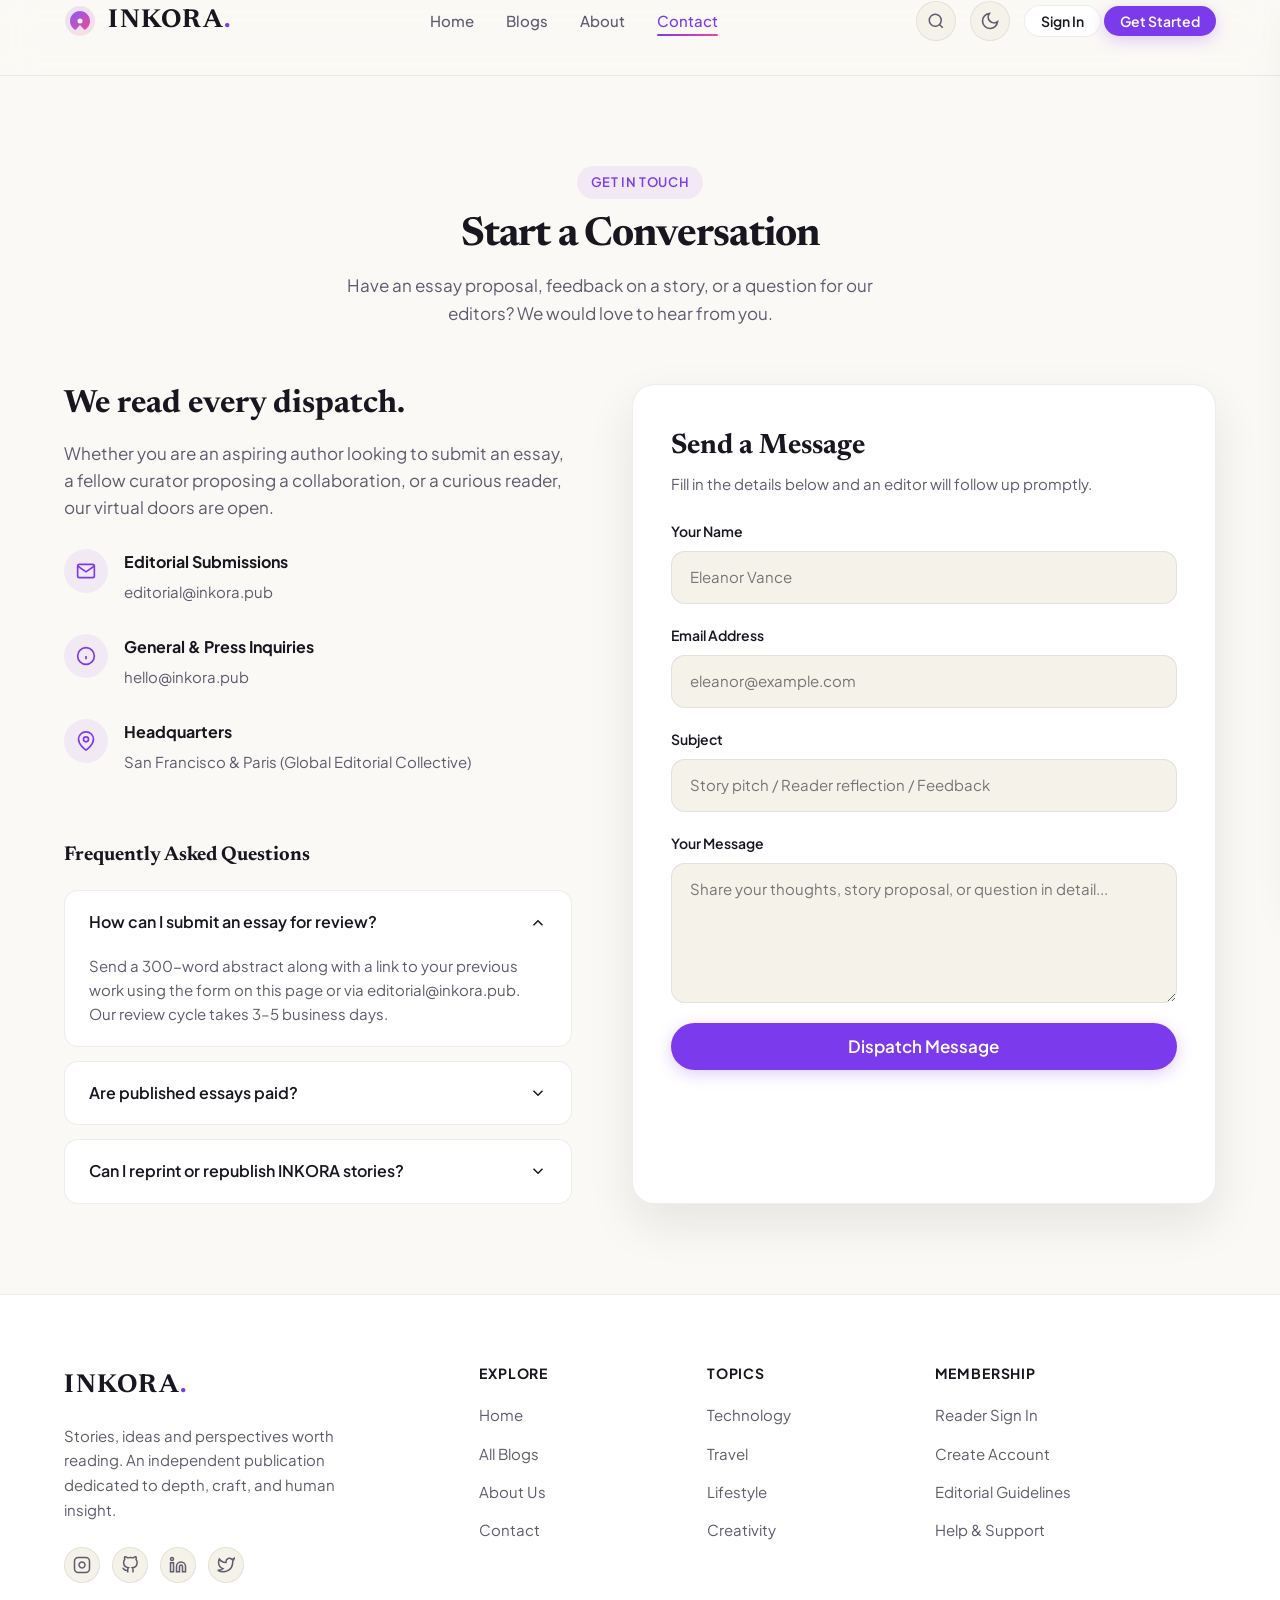
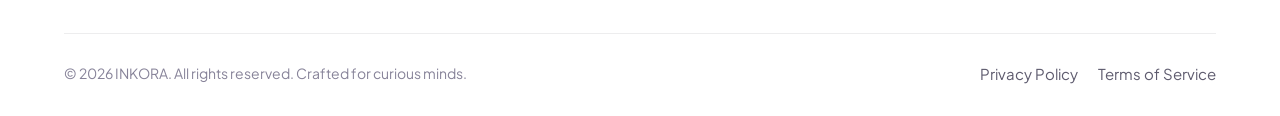
<file: contact.html>
<!DOCTYPE html>
<html lang="en" data-theme="light">
<head>
  <meta charset="UTF-8" />
  <meta name="viewport" content="width=device-width, initial-scale=1.0" />
  <title>Contact & Inquiries — INKORA</title>
  <meta name="description" content="Get in touch with the INKORA editorial team for questions, story pitches, corrections, or partnerships." />
  
<link rel="icon" type="image/svg+xml" href="./images/logo.svg" />
<link rel="stylesheet" href="./css/style.css" />
</head>
<body>

  <!-- Reading Progress Bar -->
  <div class="reading-progress-track">
    <div class="reading-progress-bar" id="readingProgressBar"></div>
  </div>

  <!-- Header / Sticky Navbar -->
  <header class="site-header">
    <div class="container">
      <nav class="navbar" aria-label="Main Navigation">
        <a href="index.html" class="brand-logo" aria-label="INKORA Home">
          <svg class="brand-logo-icon" viewBox="0 0 32 32" fill="none">
            <defs>
              <linearGradient id="logoGrad7" x1="0%" y1="0%" x2="100%" y2="100%">
                <stop offset="0%" stop-color="#8b5cf6" />
                <stop offset="100%" stop-color="#ec4899" />
              </linearGradient>
            </defs>
            <circle cx="16" cy="16" r="15" fill="url(#logoGrad7)" fill-opacity="0.15" />
            <path d="M16 6C10.5 6 6 10.5 6 16c0 3.9 2.2 7.2 5.4 8.9L16 20l4.6 4.9C23.8 23.2 26 19.9 26 16c0-5.5-4.5-10-10-10z" fill="url(#logoGrad7)" />
            <circle cx="16" cy="16" r="2.5" fill="#ffffff" />
          </svg>
          <span>INKORA<span class="brand-dot">.</span></span>
        </a>

        <ul class="nav-menu">
          <li><a href="index.html" class="nav-link">Home</a></li>
          <li><a href="blogs.html" class="nav-link">Blogs</a></li>
          <li><a href="about.html" class="nav-link">About</a></li>
          <li><a href="contact.html" class="nav-link active">Contact</a></li>
        </ul>

        <div class="nav-actions">
          <button class="icon-btn open-search-modal" aria-label="Search stories (Ctrl+K)" title="Search (Ctrl+K)">
            <svg width="18" height="18" viewBox="0 0 24 24" fill="none" stroke="currentColor" stroke-width="2">
              <circle cx="11" cy="11" r="8"></circle>
              <line x1="21" y1="21" x2="16.65" y2="16.65"></line>
            </svg>
          </button>

          <button class="icon-btn theme-toggle-btn" onclick="toggleTheme()" aria-label="Toggle theme"></button>

          <div id="navbarAuth" class="nav-auth-slot">
            <a href="login.html" class="btn btn-outline btn-sm">Sign In</a>
            <a href="register.html" class="btn btn-primary btn-sm">Get Started</a>
          </div>

          <button class="mobile-nav-toggle" id="mobileNavToggle" aria-label="Open mobile menu" aria-expanded="false">
            <span class="hamburger-line"></span>
            <span class="hamburger-line"></span>
            <span class="hamburger-line"></span>
          </button>
        </div>
      </nav>
    </div>
  </header>

  <!-- Mobile Drawer -->
  <aside class="mobile-nav-drawer" id="mobileNavDrawer" aria-label="Mobile Navigation">
    <div>
      <div class="mobile-nav-header">
        <a href="index.html" class="brand-logo">
          <span>INKORA<span class="brand-dot">.</span></span>
        </a>
      </div>
      <ul class="mobile-menu-links">
        <li><a href="index.html" class="mobile-nav-link">Home</a></li>
        <li><a href="blogs.html" class="mobile-nav-link">All Blogs</a></li>
        <li><a href="about.html" class="mobile-nav-link">About INKORA</a></li>
        <li><a href="contact.html" class="mobile-nav-link">Contact & Inquiries</a></li>
      </ul>
    </div>
    <div class="mobile-nav-auth" id="mobileNavAuth">
      <a href="login.html" class="btn btn-outline btn-full">Sign In</a>
      <a href="register.html" class="btn btn-primary btn-full">Get Started</a>
    </div>
  </aside>
  <div class="nav-overlay" id="navOverlay"></div>

  <!-- Search Modal Overlay -->
  <div class="search-modal" id="searchModal" role="dialog" aria-modal="true" aria-labelledby="modalSearchTitle">
    <div class="search-modal-box">
      <div class="modal-input-wrapper">
        <svg width="20" height="20" viewBox="0 0 24 24" fill="none" stroke="currentColor" stroke-width="2">
          <circle cx="11" cy="11" r="8"></circle>
          <line x1="21" y1="21" x2="16.65" y2="16.65"></line>
        </svg>
        <input 
          type="text" 
          id="modalSearchInput" 
          class="modal-search-input" 
          placeholder="Search by topic, author, or keyword... (Esc to close)" 
          autocomplete="off"
        />
        <button class="close-search-modal" id="closeSearchModal">ESC</button>
      </div>
      <div class="search-results-list" id="modalSearchResults"></div>
    </div>
  </div>

  <main class="section">
    <div class="container">
      <div class="section-header-centered reveal-on-scroll">
        <span class="section-badge">Get In Touch</span>
        <h1 class="section-title">Start a Conversation</h1>
        <p class="section-subtitle">
          Have an essay proposal, feedback on a story, or a question for our editors? We would love to hear from you.
        </p>
      </div>

      <!-- Split Contact Layout -->
      <div class="contact-layout reveal-on-scroll delay-1">
        <!-- Contact Information & Details -->
        <div class="contact-info-card">
          <div>
            <h2 style="font-size: 2rem; margin-bottom: 16px;">We read every dispatch.</h2>
            <p style="color: var(--text-muted); font-size: 1.0625rem; line-height: 1.6;">
              Whether you are an aspiring author looking to submit an essay, a fellow curator proposing a collaboration, or a curious reader, our virtual doors are open.
            </p>
          </div>

          <div class="contact-detail-item">
            <div class="contact-detail-icon">
              <svg width="20" height="20" viewBox="0 0 24 24" fill="none" stroke="currentColor" stroke-width="2">
                <path d="M4 4h16c1.1 0 2 .9 2 2v12c0 1.1-.9 2-2 2H4c-1.1 0-2-.9-2-2V6c0-1.1.9-2 2-2z"></path>
                <polyline points="22,6 12,13 2,6"></polyline>
              </svg>
            </div>
            <div class="contact-detail-text">
              <strong>Editorial Submissions</strong>
              <span>editorial@inkora.pub</span>
            </div>
          </div>

          <div class="contact-detail-item">
            <div class="contact-detail-icon">
              <svg width="20" height="20" viewBox="0 0 24 24" fill="none" stroke="currentColor" stroke-width="2">
                <circle cx="12" cy="12" r="10"></circle>
                <line x1="12" y1="16" x2="12" y2="12"></line>
                <line x1="12" y1="8" x2="12.01" y2="8"></line>
              </svg>
            </div>
            <div class="contact-detail-text">
              <strong>General & Press Inquiries</strong>
              <span>hello@inkora.pub</span>
            </div>
          </div>

          <div class="contact-detail-item">
            <div class="contact-detail-icon">
              <svg width="20" height="20" viewBox="0 0 24 24" fill="none" stroke="currentColor" stroke-width="2">
                <path d="M21 10c0 7-9 13-9 13s-9-6-9-13a9 9 0 0 1 18 0z"></path>
                <circle cx="12" cy="10" r="3"></circle>
              </svg>
            </div>
            <div class="contact-detail-text">
              <strong>Headquarters</strong>
              <span>San Francisco & Paris (Global Editorial Collective)</span>
            </div>
          </div>

          <!-- FAQ Accordion -->
          <div class="faq-accordion" id="contactFaq">
            <h3 style="font-size: 1.25rem; font-weight: 700; margin-bottom: 8px;">Frequently Asked Questions</h3>
            
            <div class="faq-item is-open">
              <button class="faq-trigger" onclick="toggleFaq(this)">
                <span>How can I submit an essay for review?</span>
                <svg width="18" height="18" viewBox="0 0 24 24" fill="none" stroke="currentColor" stroke-width="2">
                  <polyline points="6 9 12 15 18 9"></polyline>
                </svg>
              </button>
              <div class="faq-content">
                Send a 300-word abstract along with a link to your previous work using the form on this page or via editorial@inkora.pub. Our review cycle takes 3–5 business days.
              </div>
            </div>

            <div class="faq-item">
              <button class="faq-trigger" onclick="toggleFaq(this)">
                <span>Are published essays paid?</span>
                <svg width="18" height="18" viewBox="0 0 24 24" fill="none" stroke="currentColor" stroke-width="2">
                  <polyline points="6 9 12 15 18 9"></polyline>
                </svg>
              </button>
              <div class="faq-content">
                Yes! We compensate all accepted long-form feature essays at competitive editorial word rates because we believe human craft deserves genuine remuneration.
              </div>
            </div>

            <div class="faq-item">
              <button class="faq-trigger" onclick="toggleFaq(this)">
                <span>Can I reprint or republish INKORA stories?</span>
                <svg width="18" height="18" viewBox="0 0 24 24" fill="none" stroke="currentColor" stroke-width="2">
                  <polyline points="6 9 12 15 18 9"></polyline>
                </svg>
              </button>
              <div class="faq-content">
                Excerpts under 100 words may be quoted with attribution and a direct link. For syndication or translation rights, please reach out to press@inkora.pub.
              </div>
            </div>
          </div>
        </div>

        <!-- Interactive Contact Form -->
        <div class="auth-card" style="max-width: 100%; margin: 0;">
          <h2 style="font-size: 1.75rem; font-weight: 700; margin-bottom: 8px;">Send a Message</h2>
          <p style="color: var(--text-muted); font-size: 0.9375rem; margin-bottom: 24px;">
            Fill in the details below and an editor will follow up promptly.
          </p>

          <div id="contactFormAlert" class="form-alert d-none" role="alert"></div>

          <form id="contactForm" class="auth-form" novalidate>
            <!-- Full Name -->
            <div class="form-group">
              <label for="contactName" class="form-label">Your Name</label>
              <input 
                type="text" 
                id="contactName" 
                class="form-input" 
                placeholder="Eleanor Vance" 
                required 
              />
              <span id="contactNameError" class="field-error-msg d-none"></span>
            </div>

            <!-- Email Address -->
            <div class="form-group">
              <label for="contactEmail" class="form-label">Email Address</label>
              <input 
                type="email" 
                id="contactEmail" 
                class="form-input" 
                placeholder="eleanor@example.com" 
                required 
              />
              <span id="contactEmailError" class="field-error-msg d-none"></span>
            </div>

            <!-- Subject -->
            <div class="form-group">
              <label for="contactSubject" class="form-label">Subject</label>
              <input 
                type="text" 
                id="contactSubject" 
                class="form-input" 
                placeholder="Story pitch / Reader reflection / Feedback" 
                required 
              />
              <span id="contactSubjectError" class="field-error-msg d-none"></span>
            </div>

            <!-- Message -->
            <div class="form-group">
              <label for="contactMessage" class="form-label">Your Message</label>
              <textarea 
                id="contactMessage" 
                class="form-input" 
                style="min-height: 140px; resize: vertical;" 
                placeholder="Share your thoughts, story proposal, or question in detail..."
                required
              ></textarea>
              <span id="contactMessageError" class="field-error-msg d-none"></span>
            </div>

            <!-- Submit Button -->
            <button type="submit" class="btn btn-primary btn-full btn-lg">
              Dispatch Message
            </button>
          </form>
        </div>
      </div>
    </div>
  </main>

  <!-- Footer -->
  <footer class="site-footer">
    <div class="container">
      <div class="footer-top">
        <div>
          <a href="index.html" class="brand-logo">
            <span>INKORA<span class="brand-dot">.</span></span>
          </a>
          <p class="footer-brand-desc">
            Stories, ideas and perspectives worth reading. An independent publication dedicated to depth, craft, and human insight.
          </p>
          <div class="footer-socials">
            <a href="https://instagram.com" target="_blank" rel="noopener noreferrer" class="social-icon-btn" aria-label="Instagram">
              <svg width="18" height="18" viewBox="0 0 24 24" fill="none" stroke="currentColor" stroke-width="2">
                <rect x="2" y="2" width="20" height="20" rx="5" ry="5"></rect>
                <path d="M16 11.37A4 4 0 1 1 12.63 8 4 4 0 0 1 16 11.37z"></path>
                <line x1="17.5" y1="6.5" x2="17.51" y2="6.5"></line>
              </svg>
            </a>
            <a href="https://github.com" target="_blank" rel="noopener noreferrer" class="social-icon-btn" aria-label="GitHub">
              <svg width="18" height="18" viewBox="0 0 24 24" fill="none" stroke="currentColor" stroke-width="2">
                <path d="M9 19c-5 1.5-5-2.5-7-3m14 6v-3.87a3.37 3.37 0 0 0-.94-2.61c3.14-.35 6.44-1.54 6.44-7A5.44 5.44 0 0 0 20 4.77 5.07 5.07 0 0 0 19.91 1S18.73.65 16 2.48a13.38 13.38 0 0 0-7 0C6.27.65 5.09 1 5.09 1A5.07 5.07 0 0 0 5 4.77a5.44 5.44 0 0 0-1.5 3.78c0 5.42 3.3 6.61 6.44 7A3.37 3.37 0 0 0 9 18.13V22"></path>
              </svg>
            </a>
            <a href="https://linkedin.com" target="_blank" rel="noopener noreferrer" class="social-icon-btn" aria-label="LinkedIn">
              <svg width="18" height="18" viewBox="0 0 24 24" fill="none" stroke="currentColor" stroke-width="2">
                <path d="M16 8a6 6 0 0 1 6 6v7h-4v-7a2 2 0 0 0-2-2 2 2 0 0 0-2 2v7h-4v-7a6 6 0 0 1 6-6z"></path>
                <rect x="2" y="9" width="4" height="12"></rect>
                <circle cx="4" cy="4" r="2"></circle>
              </svg>
            </a>
            <a href="https://twitter.com" target="_blank" rel="noopener noreferrer" class="social-icon-btn" aria-label="X / Twitter">
              <svg width="18" height="18" viewBox="0 0 24 24" fill="none" stroke="currentColor" stroke-width="2">
                <path d="M23 3a10.9 10.9 0 0 1-3.14 1.53 4.48 4.48 0 0 0-7.86 3v1A10.66 10.66 0 0 1 3 4s-4 9 5 13a11.64 11.64 0 0 1-7 2c9 5 20 0 20-11.5a4.5 4.5 0 0 0-.08-.83A7.72 7.72 0 0 0 23 3z"></path>
              </svg>
            </a>
          </div>
        </div>

        <div>
          <h4 class="footer-heading">Explore</h4>
          <ul class="footer-links">
            <li><a href="index.html" class="footer-link">Home</a></li>
            <li><a href="blogs.html" class="footer-link">All Blogs</a></li>
            <li><a href="about.html" class="footer-link">About Us</a></li>
            <li><a href="contact.html" class="footer-link">Contact</a></li>
          </ul>
        </div>

        <div>
          <h4 class="footer-heading">Topics</h4>
          <ul class="footer-links">
            <li><a href="blogs.html?category=Technology" class="footer-link">Technology</a></li>
            <li><a href="blogs.html?category=Travel" class="footer-link">Travel</a></li>
            <li><a href="blogs.html?category=Lifestyle" class="footer-link">Lifestyle</a></li>
            <li><a href="blogs.html?category=Creativity" class="footer-link">Creativity</a></li>
          </ul>
        </div>

        <div>
          <h4 class="footer-heading">Membership</h4>
          <ul class="footer-links">
            <li><a href="login.html" class="footer-link">Reader Sign In</a></li>
            <li><a href="register.html" class="footer-link">Create Account</a></li>
            <li><a href="about.html#values" class="footer-link">Editorial Guidelines</a></li>
            <li><a href="contact.html" class="footer-link">Help & Support</a></li>
          </ul>
        </div>
      </div>

      <div class="footer-bottom">
        <p>&copy; <span id="currentYear">2026</span> INKORA. All rights reserved. Crafted for curious minds.</p>
        <div style="display: flex; gap: 20px;">
          <a href="about.html" class="footer-link">Privacy Policy</a>
          <a href="about.html" class="footer-link">Terms of Service</a>
        </div>
      </div>
    </div>
  </footer>

  <button class="back-to-top" id="backToTopBtn" aria-label="Back to top">
    <svg width="20" height="20" viewBox="0 0 24 24" fill="none" stroke="currentColor" stroke-width="2.5">
      <polyline points="18 15 12 9 6 15"></polyline>
    </svg>
  </button>

  <script src="./js/blogs.js"></script>
  <script src="./js/auth.js"></script>
  <script src="./js/script.js"></script>

  <script>
    // FAQ Accordion Toggle
    function toggleFaq(button) {
      const item = button.closest(".faq-item");
      const wasOpen = item.classList.contains("is-open");

      // Optional: close other items or allow multi-open
      item.classList.toggle("is-open", !wasOpen);
    }

    // Contact Form Validation and Submission
    document.addEventListener("DOMContentLoaded", () => {
      const form = document.getElementById("contactForm");
      if (!form) return;

      form.addEventListener("submit", (e) => {
        e.preventDefault();

        const nameInput = document.getElementById("contactName");
        const emailInput = document.getElementById("contactEmail");
        const subjectInput = document.getElementById("contactSubject");
        const messageInput = document.getElementById("contactMessage");

        const nameError = document.getElementById("contactNameError");
        const emailError = document.getElementById("contactEmailError");
        const subjectError = document.getElementById("contactSubjectError");
        const messageError = document.getElementById("contactMessageError");
        const generalAlert = document.getElementById("contactFormAlert");

        // Clear previous errors
        [nameError, emailError, subjectError, messageError].forEach(el => {
          el.textContent = "";
          el.classList.add("d-none");
        });
        [nameInput, emailInput, subjectInput, messageInput].forEach(inp => inp.classList.remove("input-error"));
        generalAlert.className = "form-alert d-none";
        generalAlert.textContent = "";

        let hasError = false;

        // Name
        const nameVal = nameInput.value.trim();
        if (!nameVal) {
          nameError.textContent = "Please enter your name.";
          nameError.classList.remove("d-none");
          nameInput.classList.add("input-error");
          hasError = true;
        } else if (nameVal.length < 2) {
          nameError.textContent = "Name must be at least 2 characters.";
          nameError.classList.remove("d-none");
          nameInput.classList.add("input-error");
          hasError = true;
        }

        // Email
        const emailVal = emailInput.value.trim();
        const emailRegex = /^[a-zA-Z0-9._%+-]+@[a-zA-Z0-9.-]+\.[a-zA-Z]{2,}$/;
        if (!emailVal) {
          emailError.textContent = "Please enter your email address.";
          emailError.classList.remove("d-none");
          emailInput.classList.add("input-error");
          hasError = true;
        } else if (!emailRegex.test(emailVal)) {
          emailError.textContent = "Please enter a valid email format.";
          emailError.classList.remove("d-none");
          emailInput.classList.add("input-error");
          hasError = true;
        }

        // Subject
        const subjectVal = subjectInput.value.trim();
        if (!subjectVal) {
          subjectError.textContent = "Please provide a subject line.";
          subjectError.classList.remove("d-none");
          subjectInput.classList.add("input-error");
          hasError = true;
        } else if (subjectVal.length < 3) {
          subjectError.textContent = "Subject must be at least 3 characters.";
          subjectError.classList.remove("d-none");
          subjectInput.classList.add("input-error");
          hasError = true;
        }

        // Message
        const messageVal = messageInput.value.trim();
        if (!messageVal) {
          messageError.textContent = "Please enter your message.";
          messageError.classList.remove("d-none");
          messageInput.classList.add("input-error");
          hasError = true;
        } else if (messageVal.length < 10) {
          messageError.textContent = "Please provide a little more detail (at least 10 characters).";
          messageError.classList.remove("d-none");
          messageInput.classList.add("input-error");
          hasError = true;
        }

        if (hasError) return;

        // Success state
        generalAlert.className = "form-alert alert-success";
        generalAlert.innerHTML = `
          <strong>Message dispatched!</strong><br />
          Thank you, ${nameVal}. Our editorial team has received your inquiry and will reply to ${emailVal} within 2 business days.
        `;

        if (window.showToast) {
          window.showToast("Message sent successfully! ✨", "success");
        }

        form.reset();
      });
    });
  </script>
</body>
</html>
</file>
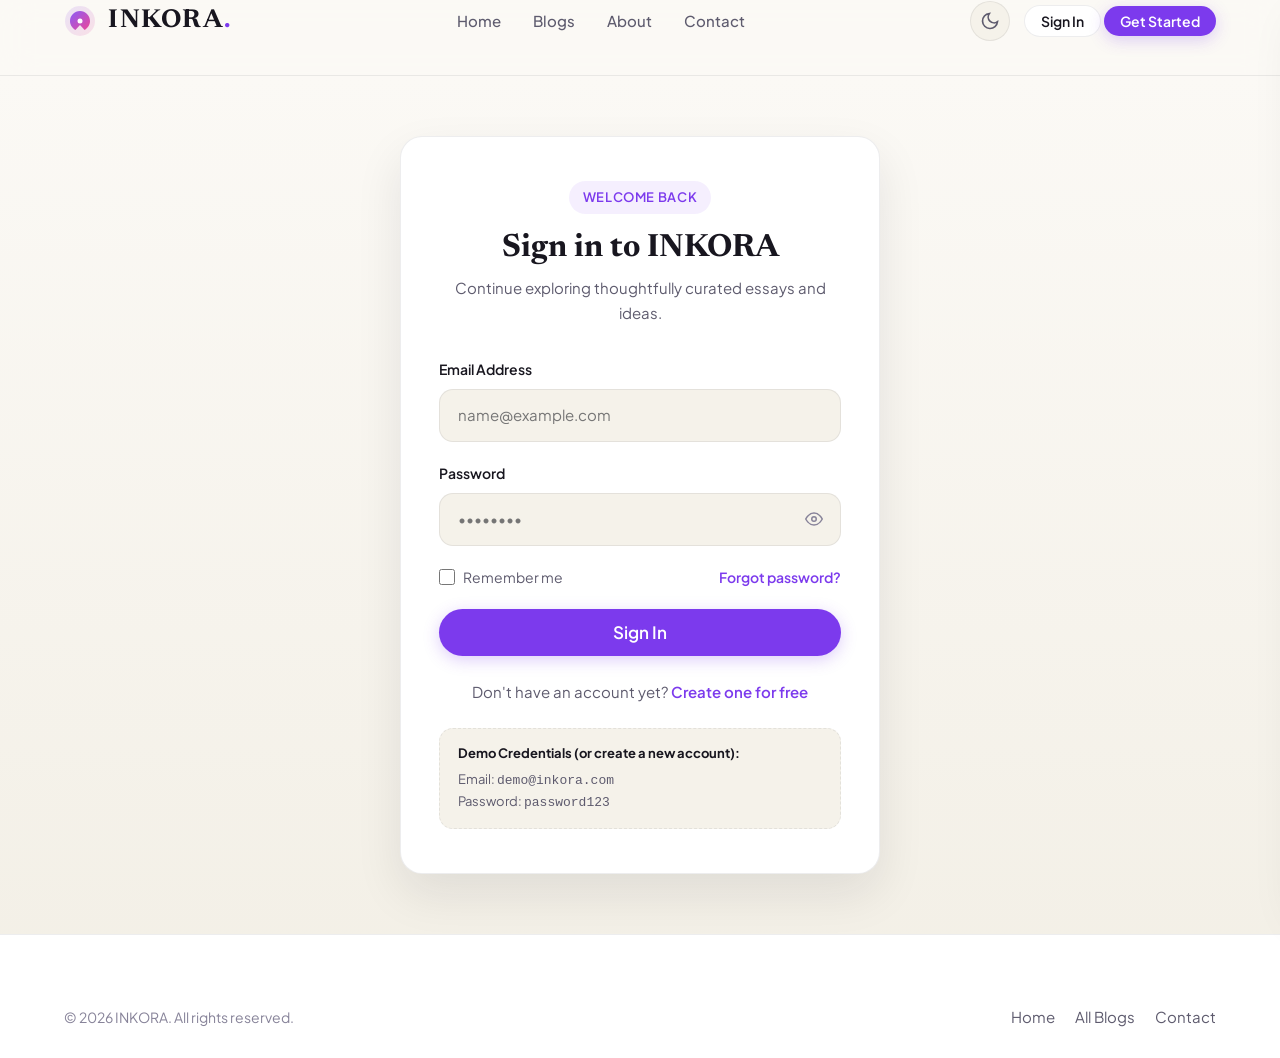
<file: login.html>
<!DOCTYPE html>
<html lang="en" data-theme="light">
<head>
  <meta charset="UTF-8" />
  <meta name="viewport" content="width=device-width, initial-scale=1.0" />
  <title>Sign In — INKORA</title>
  <meta name="description" content="Sign in to your INKORA account to save stories, join conversations, and customize your reading experience." />
  
  <link rel="icon" type="image/svg+xml" href="./images/logo.svg" />
<link rel="stylesheet" href="./css/style.css" />
</head>
<body>

  <!-- Reading Progress Bar -->
  <div class="reading-progress-track">
    <div class="reading-progress-bar" id="readingProgressBar"></div>
  </div>

  <!-- Header / Sticky Navbar -->
  <header class="site-header">
    <div class="container">
      <nav class="navbar" aria-label="Main Navigation">
        <a href="index.html" class="brand-logo" aria-label="INKORA Home">
          <svg class="brand-logo-icon" viewBox="0 0 32 32" fill="none">
            <defs>
              <linearGradient id="logoGrad4" x1="0%" y1="0%" x2="100%" y2="100%">
                <stop offset="0%" stop-color="#8b5cf6" />
                <stop offset="100%" stop-color="#ec4899" />
              </linearGradient>
            </defs>
            <circle cx="16" cy="16" r="15" fill="url(#logoGrad4)" fill-opacity="0.15" />
            <path d="M16 6C10.5 6 6 10.5 6 16c0 3.9 2.2 7.2 5.4 8.9L16 20l4.6 4.9C23.8 23.2 26 19.9 26 16c0-5.5-4.5-10-10-10z" fill="url(#logoGrad4)" />
            <circle cx="16" cy="16" r="2.5" fill="#ffffff" />
          </svg>
          <span>INKORA<span class="brand-dot">.</span></span>
        </a>

        <ul class="nav-menu">
          <li><a href="index.html" class="nav-link">Home</a></li>
          <li><a href="blogs.html" class="nav-link">Blogs</a></li>
          <li><a href="about.html" class="nav-link">About</a></li>
          <li><a href="contact.html" class="nav-link">Contact</a></li>
        </ul>

        <div class="nav-actions">
          <button class="icon-btn theme-toggle-btn" onclick="toggleTheme()" aria-label="Toggle theme"></button>
          
          <div id="navbarAuth" class="nav-auth-slot">
            <a href="login.html" class="btn btn-outline btn-sm">Sign In</a>
            <a href="register.html" class="btn btn-primary btn-sm">Get Started</a>
          </div>

          <button class="mobile-nav-toggle" id="mobileNavToggle" aria-label="Open mobile menu" aria-expanded="false">
            <span class="hamburger-line"></span>
            <span class="hamburger-line"></span>
            <span class="hamburger-line"></span>
          </button>
        </div>
      </nav>
    </div>
  </header>

  <!-- Mobile Drawer -->
  <aside class="mobile-nav-drawer" id="mobileNavDrawer" aria-label="Mobile Navigation">
    <div>
      <div class="mobile-nav-header">
        <a href="index.html" class="brand-logo">
          <span>INKORA<span class="brand-dot">.</span></span>
        </a>
      </div>
      <ul class="mobile-menu-links">
        <li><a href="index.html" class="mobile-nav-link">Home</a></li>
        <li><a href="blogs.html" class="mobile-nav-link">All Blogs</a></li>
        <li><a href="about.html" class="mobile-nav-link">About INKORA</a></li>
        <li><a href="contact.html" class="mobile-nav-link">Contact & Inquiries</a></li>
      </ul>
    </div>
    <div class="mobile-nav-auth" id="mobileNavAuth">
      <a href="login.html" class="btn btn-outline btn-full">Sign In</a>
      <a href="register.html" class="btn btn-primary btn-full">Get Started</a>
    </div>
  </aside>
  <div class="nav-overlay" id="navOverlay"></div>

  <!-- Centered Login Page Area -->
  <main class="auth-page">
    <div class="auth-card reveal-on-scroll">
      <div class="auth-header">
        <span class="section-badge">Welcome Back</span>
        <h1 class="auth-title">Sign in to INKORA</h1>
        <p class="auth-subtitle">Continue exploring thoughtfully curated essays and ideas.</p>
      </div>

      <!-- Inline General Alert Message Box -->
      <div id="loginGeneralAlert" class="form-alert d-none" role="alert"></div>

      <!-- Login Form -->
      <form id="loginForm" class="auth-form" novalidate>
        <!-- Email Field -->
        <div class="form-group">
          <label for="loginEmail" class="form-label">Email Address</label>
          <div class="input-with-icon">
            <input 
              type="email" 
              id="loginEmail" 
              class="form-input" 
              placeholder="name@example.com" 
              autocomplete="email"
              required 
            />
          </div>
          <span id="loginEmailError" class="field-error-msg d-none"></span>
        </div>

        <!-- Password Field -->
        <div class="form-group">
          <label for="loginPassword" class="form-label">Password</label>
          <div class="input-with-icon">
            <input 
              type="password" 
              id="loginPassword" 
              class="form-input" 
              placeholder="••••••••" 
              autocomplete="current-password"
              required 
            />
            <button 
              type="button" 
              class="input-icon-btn" 
              onclick="INKORA_AUTH.togglePasswordVisibility('loginPassword', this)" 
              aria-label="Show password"
            >
              <svg width="18" height="18" viewBox="0 0 24 24" fill="none" stroke="currentColor" stroke-width="2">
                <path d="M1 12s4-8 11-8 11 8 11 8-4 8-11 8-11-8-11-8z"></path>
                <circle cx="12" cy="12" r="3"></circle>
              </svg>
            </button>
          </div>
          <span id="loginPasswordError" class="field-error-msg d-none"></span>
        </div>

        <!-- Remember Me & Forgot Password Row -->
        <div class="form-row-between">
          <label class="custom-checkbox">
            <input type="checkbox" id="rememberMe" />
            <span>Remember me</span>
          </label>
          <a href="javascript:void(0)" class="forgot-link" onclick="INKORA_AUTH.promptForgotPassword()">
            Forgot password?
          </a>
        </div>

        <!-- Submit Button -->
        <button type="submit" class="btn btn-primary btn-full btn-lg">
          Sign In
        </button>
      </form>

      <!-- Switch to Register -->
      <div class="auth-footer-prompt">
        Don't have an account yet? <a href="register.html">Create one for free</a>
      </div>

      <!-- Demo Credentials Helper -->
      <div class="demo-hint-box">
        <strong>Demo Credentials (or create a new account):</strong>
        Email: <code>demo@inkora.com</code><br />
        Password: <code>password123</code>
      </div>
    </div>
  </main>

  <!-- Footer -->
  <footer class="site-footer">
    <div class="container">
      <div class="footer-bottom" style="border-top: none; padding-top: 0;">
        <p>&copy; <span id="currentYear">2026</span> INKORA. All rights reserved.</p>
        <div style="display: flex; gap: 20px;">
          <a href="index.html" class="footer-link">Home</a>
          <a href="blogs.html" class="footer-link">All Blogs</a>
          <a href="contact.html" class="footer-link">Contact</a>
        </div>
      </div>
    </div>
  </footer>

  <script src="./js/blogs.js"></script>
  <script src="./js/auth.js"></script>
  <script src="./js/script.js"></script>
</body>
</html>
</file>
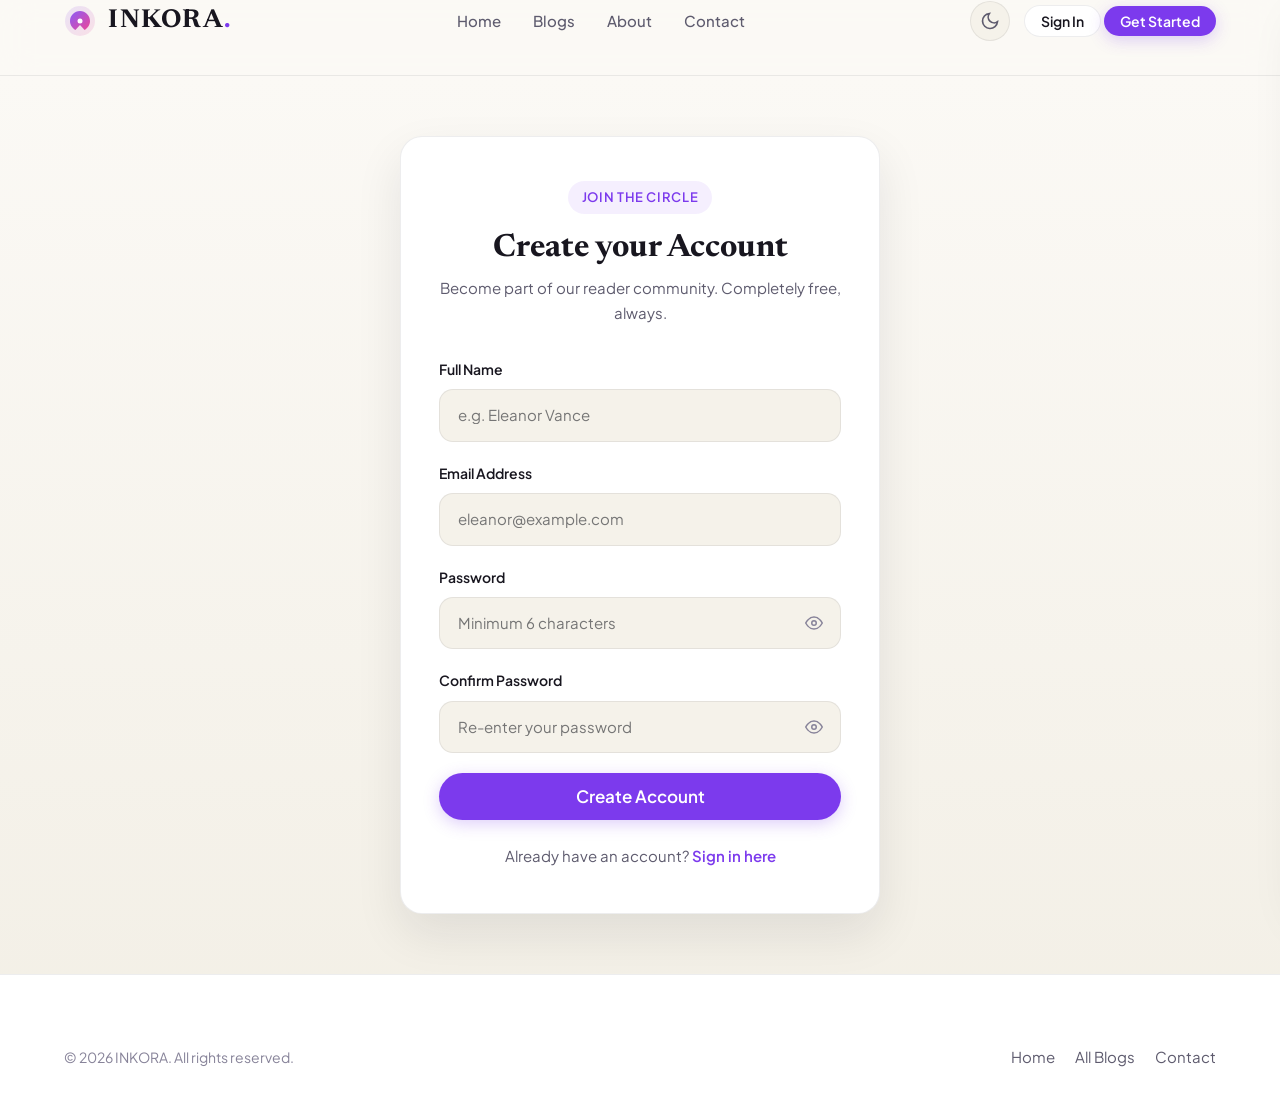
<file: register.html>
<!DOCTYPE html>
<html lang="en" data-theme="light">
<head>
  <meta charset="UTF-8" />
  <meta name="viewport" content="width=device-width, initial-scale=1.0" />
  <title>Create an Account — INKORA</title>
  <meta name="description" content="Join INKORA to bookmark inspiring essays, participate in discussions, and receive our weekly editorial dispatch." />
  
  <link rel="icon" type="image/svg+xml" href="./images/logo.svg" />
  <link rel="stylesheet" href="./css/style.css" />
</head>
<body>

  <!-- Reading Progress Bar -->
  <div class="reading-progress-track">
    <div class="reading-progress-bar" id="readingProgressBar"></div>
  </div>

  <!-- Header / Sticky Navbar -->
  <header class="site-header">
    <div class="container">
      <nav class="navbar" aria-label="Main Navigation">
        <a href="index.html" class="brand-logo" aria-label="INKORA Home">
          <svg class="brand-logo-icon" viewBox="0 0 32 32" fill="none">
            <defs>
              <linearGradient id="logoGrad5" x1="0%" y1="0%" x2="100%" y2="100%">
                <stop offset="0%" stop-color="#8b5cf6" />
                <stop offset="100%" stop-color="#ec4899" />
              </linearGradient>
            </defs>
            <circle cx="16" cy="16" r="15" fill="url(#logoGrad5)" fill-opacity="0.15" />
            <path d="M16 6C10.5 6 6 10.5 6 16c0 3.9 2.2 7.2 5.4 8.9L16 20l4.6 4.9C23.8 23.2 26 19.9 26 16c0-5.5-4.5-10-10-10z" fill="url(#logoGrad5)" />
            <circle cx="16" cy="16" r="2.5" fill="#ffffff" />
          </svg>
          <span>INKORA<span class="brand-dot">.</span></span>
        </a>

        <ul class="nav-menu">
          <li><a href="index.html" class="nav-link">Home</a></li>
          <li><a href="blogs.html" class="nav-link">Blogs</a></li>
          <li><a href="about.html" class="nav-link">About</a></li>
          <li><a href="contact.html" class="nav-link">Contact</a></li>
        </ul>

        <div class="nav-actions">
          <button class="icon-btn theme-toggle-btn" onclick="toggleTheme()" aria-label="Toggle theme"></button>
          
          <div id="navbarAuth" class="nav-auth-slot">
            <a href="login.html" class="btn btn-outline btn-sm">Sign In</a>
            <a href="register.html" class="btn btn-primary btn-sm">Get Started</a>
          </div>

          <button class="mobile-nav-toggle" id="mobileNavToggle" aria-label="Open mobile menu" aria-expanded="false">
            <span class="hamburger-line"></span>
            <span class="hamburger-line"></span>
            <span class="hamburger-line"></span>
          </button>
        </div>
      </nav>
    </div>
  </header>

  <!-- Mobile Drawer -->
  <aside class="mobile-nav-drawer" id="mobileNavDrawer" aria-label="Mobile Navigation">
    <div>
      <div class="mobile-nav-header">
        <a href="index.html" class="brand-logo">
          <span>INKORA<span class="brand-dot">.</span></span>
        </a>
      </div>
      <ul class="mobile-menu-links">
        <li><a href="index.html" class="mobile-nav-link">Home</a></li>
        <li><a href="blogs.html" class="mobile-nav-link">All Blogs</a></li>
        <li><a href="about.html" class="mobile-nav-link">About INKORA</a></li>
        <li><a href="contact.html" class="mobile-nav-link">Contact & Inquiries</a></li>
      </ul>
    </div>
    <div class="mobile-nav-auth" id="mobileNavAuth">
      <a href="login.html" class="btn btn-outline btn-full">Sign In</a>
      <a href="register.html" class="btn btn-primary btn-full">Get Started</a>
    </div>
  </aside>
  <div class="nav-overlay" id="navOverlay"></div>

  <!-- Centered Register Page Area -->
  <main class="auth-page">
    <div class="auth-card reveal-on-scroll">
      <div class="auth-header">
        <span class="section-badge">Join The Circle</span>
        <h1 class="auth-title">Create your Account</h1>
        <p class="auth-subtitle">Become part of our reader community. Completely free, always.</p>
      </div>

      <!-- General alert box -->
      <div id="regGeneralAlert" class="form-alert d-none" role="alert"></div>

      <!-- Registration Form -->
      <form id="registerForm" class="auth-form" novalidate>
        <!-- Full Name -->
        <div class="form-group">
          <label for="regFullName" class="form-label">Full Name</label>
          <input 
            type="text" 
            id="regFullName" 
            class="form-input" 
            placeholder="e.g. Eleanor Vance" 
            autocomplete="name"
            required 
          />
          <span id="regNameError" class="field-error-msg d-none"></span>
        </div>

        <!-- Email Address -->
        <div class="form-group">
          <label for="regEmail" class="form-label">Email Address</label>
          <input 
            type="email" 
            id="regEmail" 
            class="form-input" 
            placeholder="eleanor@example.com" 
            autocomplete="email"
            required 
          />
          <span id="regEmailError" class="field-error-msg d-none"></span>
        </div>

        <!-- Password -->
        <div class="form-group">
          <label for="regPassword" class="form-label">Password</label>
          <div class="input-with-icon">
            <input 
              type="password" 
              id="regPassword" 
              class="form-input" 
              placeholder="Minimum 6 characters" 
              autocomplete="new-password"
              required 
            />
            <button 
              type="button" 
              class="input-icon-btn" 
              onclick="INKORA_AUTH.togglePasswordVisibility('regPassword', this)" 
              aria-label="Show password"
            >
              <svg width="18" height="18" viewBox="0 0 24 24" fill="none" stroke="currentColor" stroke-width="2">
                <path d="M1 12s4-8 11-8 11 8 11 8-4 8-11 8-11-8-11-8z"></path>
                <circle cx="12" cy="12" r="3"></circle>
              </svg>
            </button>
          </div>
          <span id="regPasswordError" class="field-error-msg d-none"></span>
        </div>

        <!-- Confirm Password -->
        <div class="form-group">
          <label for="regConfirmPassword" class="form-label">Confirm Password</label>
          <div class="input-with-icon">
            <input 
              type="password" 
              id="regConfirmPassword" 
              class="form-input" 
              placeholder="Re-enter your password" 
              autocomplete="new-password"
              required 
            />
            <button 
              type="button" 
              class="input-icon-btn" 
              onclick="INKORA_AUTH.togglePasswordVisibility('regConfirmPassword', this)" 
              aria-label="Show password"
            >
              <svg width="18" height="18" viewBox="0 0 24 24" fill="none" stroke="currentColor" stroke-width="2">
                <path d="M1 12s4-8 11-8 11 8 11 8-4 8-11 8-11-8-11-8z"></path>
                <circle cx="12" cy="12" r="3"></circle>
              </svg>
            </button>
          </div>
          <span id="regConfirmError" class="field-error-msg d-none"></span>
        </div>

        <!-- Submit Button -->
        <button type="submit" class="btn btn-primary btn-full btn-lg">
          Create Account
        </button>
      </form>

      <!-- Switch to Login -->
      <div class="auth-footer-prompt">
        Already have an account? <a href="login.html">Sign in here</a>
      </div>
    </div>
  </main>

  <!-- Footer -->
  <footer class="site-footer">
    <div class="container">
      <div class="footer-bottom" style="border-top: none; padding-top: 0;">
        <p>&copy; <span id="currentYear">2026</span> INKORA. All rights reserved.</p>
        <div style="display: flex; gap: 20px;">
          <a href="index.html" class="footer-link">Home</a>
          <a href="blogs.html" class="footer-link">All Blogs</a>
          <a href="contact.html" class="footer-link">Contact</a>
        </div>
      </div>
    </div>
  </footer>

  <script src="./js/blogs.js"></script>
  <script src="./js/auth.js"></script>
  <script src="./js/script.js"></script>
</body>
</html>
</file>
<file: style.css>
/* ==========================================================================
   INKORA - Premium Editorial Blogging Platform Stylesheet
   Design Philosophy: Minimal Editorial, Tactile Luxury, Glassmorphism, Modern Serif
   ========================================================================== */

@import url('https://fonts.googleapis.com/css2?family=Newsreader:ital,opsz,wght@0,6..72,400;0,6..72,500;0,6..72,600;0,6..72,700;1,6..72,400;1,6..72,500&family=Plus+Jakarta+Sans:wght@300;400;500;600;700&display=swap');

/* --------------------------------------------------------------------------
   Design Tokens & CSS Variables
   -------------------------------------------------------------------------- */
:root {
  /* Typography */
  --font-serif: 'Newsreader', Georgia, Cambria, 'Times New Roman', serif;
  --font-sans: 'Plus Jakarta Sans', system-ui, -apple-system, BlinkMacSystemFont, 'Segoe UI', Roboto, sans-serif;

  /* Color Palette - Light Theme (Editorial Off-white & Lavender Charcoal) */
  --bg-main: #fbf9f5;
  --bg-surface: #ffffff;
  --bg-surface-elevated: #f5f2ea;
  --bg-subtle: #f0ece1;
  --border-subtle: rgba(30, 27, 46, 0.08);
  --border-focus: #7c3aed;

  --text-main: #18161f;
  --text-muted: #5e5b6e;
  --text-light: #878399;

  --primary: #7c3aed;
  --primary-hover: #6d28d9;
  --primary-light: rgba(124, 58, 237, 0.08);
  --primary-glow: rgba(124, 58, 237, 0.25);
  
  --accent: #ec4899;
  --accent-soft: rgba(236, 72, 153, 0.1);
  --gradient-brand: linear-gradient(135deg, #7c3aed 0%, #ec4899 100%);
  --gradient-hero: linear-gradient(180deg, rgba(251, 249, 245, 0.4) 0%, rgba(240, 236, 225, 0.7) 100%);
  --gradient-glass: linear-gradient(135deg, rgba(255, 255, 255, 0.85) 0%, rgba(255, 255, 255, 0.5) 100%);

  /* UI Element Shadows */
  --shadow-sm: 0 2px 8px rgba(24, 22, 31, 0.04);
  --shadow-md: 0 8px 24px rgba(24, 22, 31, 0.06);
  --shadow-lg: 0 20px 48px rgba(24, 22, 31, 0.09);
  --shadow-card: 0 10px 30px -5px rgba(28, 25, 43, 0.06), 0 0 0 1px rgba(28, 25, 43, 0.04);
  --shadow-card-hover: 0 22px 40px -10px rgba(28, 25, 43, 0.12), 0 0 0 1px rgba(124, 58, 237, 0.15);

  /* Geometry & Radii */
  --radius-sm: 8px;
  --radius-md: 14px;
  --radius-lg: 22px;
  --radius-full: 9999px;

  /* Transitions */
  --transition-fast: 0.18s ease;
  --transition-smooth: 0.3s cubic-bezier(0.16, 1, 0.3, 1);
  --transition-bounce: 0.4s cubic-bezier(0.34, 1.56, 0.64, 1);

  /* Header & Navigation */
  --nav-height: 76px;
}

/* Dark Theme Variables */
[data-theme="dark"] {
  --bg-main: #0c0b11;
  --bg-surface: #14131c;
  --bg-surface-elevated: #1d1b29;
  --bg-subtle: #242233;
  --border-subtle: rgba(255, 255, 255, 0.08);
  --border-focus: #a78bfa;

  --text-main: #f5f4fa;
  --text-muted: #a3a0b8;
  --text-light: #73708a;

  --primary: #a78bfa;
  --primary-hover: #c4b5fd;
  --primary-light: rgba(167, 139, 250, 0.12);
  --primary-glow: rgba(167, 139, 250, 0.3);

  --accent: #f472b6;
  --accent-soft: rgba(244, 114, 182, 0.15);
  --gradient-hero: linear-gradient(180deg, rgba(12, 11, 17, 0.5) 0%, rgba(20, 19, 28, 0.9) 100%);
  --gradient-glass: linear-gradient(135deg, rgba(29, 27, 41, 0.8) 0%, rgba(20, 19, 28, 0.6) 100%);

  --shadow-sm: 0 2px 8px rgba(0, 0, 0, 0.3);
  --shadow-md: 0 8px 24px rgba(0, 0, 0, 0.4);
  --shadow-lg: 0 20px 48px rgba(0, 0, 0, 0.6);
  --shadow-card: 0 10px 30px -5px rgba(0, 0, 0, 0.5), 0 0 0 1px rgba(255, 255, 255, 0.06);
  --shadow-card-hover: 0 22px 40px -10px rgba(0, 0, 0, 0.7), 0 0 0 1px rgba(167, 139, 250, 0.3);
}

/* --------------------------------------------------------------------------
   CSS Reset & Base Styles
   -------------------------------------------------------------------------- */
*, *::before, *::after {
  box-sizing: border-box;
  margin: 0;
  padding: 0;
}

html {
  font-size: 16px;
  scroll-behavior: smooth;
  -webkit-font-smoothing: antialiased;
  -moz-osx-font-smoothing: grayscale;
}

body {
  font-family: var(--font-sans);
  background-color: var(--bg-main);
  color: var(--text-main);
  line-height: 1.65;
  transition: background-color var(--transition-smooth), color var(--transition-smooth);
  overflow-x: hidden;
  min-height: 100vh;
  display: flex;
  flex-direction: column;
}

body.no-scroll {
  overflow: hidden;
}

img, svg {
  display: block;
  max-width: 100%;
}

a {
  color: inherit;
  text-decoration: none;
  transition: color var(--transition-fast);
}

button, input, textarea, select {
  font: inherit;
  color: inherit;
  border: none;
  background: none;
}

button {
  cursor: pointer;
}

ul, ol {
  list-style: none;
}

/* Focus styles for keyboard accessibility */
:focus-visible {
  outline: 2px solid var(--primary);
  outline-offset: 3px;
}

/* --------------------------------------------------------------------------
   Layout Containers & Grid
   -------------------------------------------------------------------------- */
.container {
  width: 100%;
  max-width: 1200px;
  margin: 0 auto;
  padding: 0 24px;
}

.container-narrow {
  width: 100%;
  max-width: 820px;
  margin: 0 auto;
  padding: 0 24px;
}

.container-editorial {
  width: 100%;
  max-width: 760px;
  margin: 0 auto;
  padding: 0 20px;
}

/* Section Spacing */
.section {
  padding: 90px 0;
  position: relative;
}

.section-sm {
  padding: 50px 0;
}

.section-header {
  margin-bottom: 50px;
  display: flex;
  justify-content: space-between;
  align-items: flex-end;
  gap: 20px;
  flex-wrap: wrap;
}

.section-header-centered {
  text-align: center;
  max-width: 640px;
  margin: 0 auto 56px auto;
}

.section-badge {
  display: inline-flex;
  align-items: center;
  gap: 8px;
  padding: 6px 14px;
  border-radius: var(--radius-full);
  background: var(--primary-light);
  color: var(--primary);
  font-size: 0.8125rem;
  font-weight: 600;
  letter-spacing: 0.05em;
  text-transform: uppercase;
  margin-bottom: 14px;
}

.section-title {
  font-family: var(--font-serif);
  font-size: 2.5rem;
  font-weight: 700;
  line-height: 1.15;
  color: var(--text-main);
  letter-spacing: -0.02em;
}

.section-subtitle {
  font-size: 1.0625rem;
  color: var(--text-muted);
  margin-top: 12px;
  max-width: 580px;
}

/* --------------------------------------------------------------------------
   Typography Hierarchy
   -------------------------------------------------------------------------- */
h1, h2, h3, h4, h5, h6 {
  font-family: var(--font-serif);
  color: var(--text-main);
  line-height: 1.25;
}

/* --------------------------------------------------------------------------
   Buttons & Interactive Elements
   -------------------------------------------------------------------------- */
.btn {
  display: inline-flex;
  align-items: center;
  justify-content: center;
  gap: 10px;
  padding: 12px 24px;
  border-radius: var(--radius-full);
  font-size: 0.9375rem;
  font-weight: 600;
  line-height: 1;
  transition: all var(--transition-smooth);
  white-space: nowrap;
  user-select: none;
}

.btn-primary {
  background: var(--primary);
  color: #ffffff;
  box-shadow: 0 4px 16px var(--primary-glow);
}

.btn-primary:hover {
  background: var(--primary-hover);
  transform: translateY(-2px);
  box-shadow: 0 8px 22px var(--primary-glow);
}

.btn-gradient {
  background: var(--gradient-brand);
  color: #ffffff;
  box-shadow: 0 4px 18px rgba(124, 58, 237, 0.35);
}

.btn-gradient:hover {
  transform: translateY(-2px);
  box-shadow: 0 8px 26px rgba(124, 58, 237, 0.45);
}

.btn-outline {
  border: 1px solid var(--border-subtle);
  background: var(--bg-surface);
  color: var(--text-main);
}

.btn-outline:hover {
  border-color: var(--primary);
  color: var(--primary);
  background: var(--primary-light);
  transform: translateY(-2px);
}

.btn-ghost {
  color: var(--text-muted);
  padding: 10px 18px;
}

.btn-ghost:hover {
  color: var(--primary);
  background: var(--primary-light);
}

.btn-sm {
  padding: 8px 16px;
  font-size: 0.875rem;
}

.btn-lg {
  padding: 15px 32px;
  font-size: 1.0625rem;
}

.btn-full {
  width: 100%;
}

/* --------------------------------------------------------------------------
   Reading Progress Bar
   -------------------------------------------------------------------------- */
.reading-progress-track {
  position: fixed;
  top: 0;
  left: 0;
  width: 100%;
  height: 3.5px;
  background: transparent;
  z-index: 1000;
  pointer-events: none;
}

.reading-progress-bar {
  height: 100%;
  width: 0%;
  background: var(--gradient-brand);
  transition: width 0.1s ease-out;
}

/* --------------------------------------------------------------------------
   Sticky Navbar
   -------------------------------------------------------------------------- */
.site-header {
  position: sticky;
  top: 0;
  left: 0;
  width: 100%;
  height: var(--nav-height);
  z-index: 900;
  background: rgba(251, 249, 245, 0.85);
  backdrop-filter: blur(16px);
  -webkit-backdrop-filter: blur(16px);
  border-bottom: 1px solid var(--border-subtle);
  transition: all var(--transition-smooth);
}

[data-theme="dark"] .site-header {
  background: rgba(12, 11, 17, 0.85);
}

.site-header.is-scrolled {
  box-shadow: var(--shadow-sm);
  background: rgba(251, 249, 245, 0.95);
}

[data-theme="dark"] .site-header.is-scrolled {
  background: rgba(12, 11, 17, 0.95);
}

.navbar {
  display: flex;
  align-items: center;
  justify-content: space-between;
  height: 100%;
}

/* Brand Logo */
.brand-logo {
  display: flex;
  align-items: center;
  gap: 12px;
  font-family: var(--font-serif);
  font-size: 1.625rem;
  font-weight: 700;
  letter-spacing: 0.06em;
  color: var(--text-main);
}

.brand-logo-icon {
  width: 32px;
  height: 32px;
  flex-shrink: 0;
}

.brand-dot {
  color: var(--primary);
}

/* Nav Menu */
.nav-menu {
  display: flex;
  align-items: center;
  gap: 32px;
}

.nav-link {
  font-size: 0.9375rem;
  font-weight: 500;
  color: var(--text-muted);
  position: relative;
  padding: 6px 0;
  transition: color var(--transition-fast);
}

.nav-link:hover,
.nav-link.active {
  color: var(--primary);
}

.nav-link.active::after {
  content: '';
  position: absolute;
  bottom: 0;
  left: 0;
  width: 100%;
  height: 2px;
  background: var(--gradient-brand);
  border-radius: var(--radius-full);
}

/* Nav Actions (Right Side) */
.nav-actions {
  display: flex;
  align-items: center;
  gap: 14px;
}

.icon-btn {
  display: flex;
  align-items: center;
  justify-content: center;
  width: 40px;
  height: 40px;
  border-radius: var(--radius-full);
  color: var(--text-muted);
  background: var(--bg-surface-elevated);
  border: 1px solid var(--border-subtle);
  transition: all var(--transition-fast);
}

.icon-btn:hover {
  color: var(--primary);
  border-color: var(--primary);
  transform: translateY(-1px);
}

/* User Profile Trigger & Dropdown */
.user-profile-menu {
  position: relative;
}

.profile-trigger {
  display: flex;
  align-items: center;
  gap: 10px;
  padding: 4px 14px 4px 6px;
  background: var(--bg-surface-elevated);
  border: 1px solid var(--border-subtle);
  border-radius: var(--radius-full);
  transition: all var(--transition-fast);
}

.profile-trigger:hover {
  border-color: var(--primary);
}

.user-avatar-sm {
  width: 30px;
  height: 30px;
  border-radius: var(--radius-full);
  object-fit: cover;
}

.user-display-name {
  font-size: 0.875rem;
  font-weight: 600;
  color: var(--text-main);
}

.profile-dropdown-content {
  position: absolute;
  top: calc(100% + 12px);
  right: 0;
  width: 240px;
  background: var(--bg-surface);
  border: 1px solid var(--border-subtle);
  border-radius: var(--radius-md);
  box-shadow: var(--shadow-lg);
  padding: 12px;
  opacity: 0;
  visibility: hidden;
  transform: translateY(8px);
  transition: all var(--transition-smooth);
  z-index: 1000;
}

.profile-dropdown-content.show {
  opacity: 1;
  visibility: visible;
  transform: translateY(0);
}

.dropdown-header {
  padding: 8px 10px;
  display: flex;
  flex-direction: column;
}

.dropdown-header strong {
  font-size: 0.9375rem;
  color: var(--text-main);
}

.dropdown-email {
  font-size: 0.75rem;
  color: var(--text-light);
}

.dropdown-divider {
  height: 1px;
  background: var(--border-subtle);
  margin: 8px 0;
}

.dropdown-item {
  display: flex;
  align-items: center;
  gap: 10px;
  width: 100%;
  padding: 8px 10px;
  font-size: 0.875rem;
  color: var(--text-muted);
  border-radius: var(--radius-sm);
  transition: all var(--transition-fast);
}

.dropdown-item:hover {
  background: var(--primary-light);
  color: var(--primary);
}

.dropdown-item.logout-btn:hover {
  background: rgba(239, 68, 68, 0.1);
  color: #ef4444;
}

/* Mobile Nav Toggle */
.mobile-nav-toggle {
  display: none;
  flex-direction: column;
  justify-content: center;
  align-items: center;
  width: 40px;
  height: 40px;
  border-radius: var(--radius-sm);
  background: transparent;
  gap: 5px;
}

.hamburger-line {
  width: 22px;
  height: 2px;
  background: var(--text-main);
  border-radius: 2px;
  transition: transform var(--transition-smooth), opacity var(--transition-smooth);
}

.mobile-nav-toggle.is-active .hamburger-line:nth-child(1) {
  transform: translateY(7px) rotate(45deg);
}

.mobile-nav-toggle.is-active .hamburger-line:nth-child(2) {
  opacity: 0;
}

.mobile-nav-toggle.is-active .hamburger-line:nth-child(3) {
  transform: translateY(-7px) rotate(-45deg);
}

/* Mobile Nav Drawer */
.mobile-nav-drawer {
  position: fixed;
  top: 0;
  right: -320px;
  width: 300px;
  height: 100vh;
  background: var(--bg-surface);
  border-left: 1px solid var(--border-subtle);
  box-shadow: var(--shadow-lg);
  z-index: 1001;
  padding: 32px 24px;
  display: flex;
  flex-direction: column;
  justify-content: space-between;
  transition: right var(--transition-smooth);
}

.mobile-nav-drawer.is-open {
  right: 0;
}

.nav-overlay {
  position: fixed;
  inset: 0;
  background: rgba(0, 0, 0, 0.4);
  backdrop-filter: blur(4px);
  z-index: 1000;
  opacity: 0;
  visibility: hidden;
  transition: all var(--transition-smooth);
}

.nav-overlay.is-active {
  opacity: 1;
  visibility: visible;
}

.mobile-menu-links {
  display: flex;
  flex-direction: column;
  gap: 18px;
  margin-top: 40px;
}

.mobile-nav-link {
  font-size: 1.125rem;
  font-weight: 600;
  color: var(--text-main);
  padding: 8px 0;
}

.mobile-nav-auth {
  display: flex;
  flex-direction: column;
  gap: 12px;
  padding-top: 20px;
  border-top: 1px solid var(--border-subtle);
}

.mobile-user-card {
  display: flex;
  align-items: center;
  gap: 12px;
  margin-bottom: 12px;
}

/* --------------------------------------------------------------------------
   Search Modal
   -------------------------------------------------------------------------- */
.search-modal {
  position: fixed;
  inset: 0;
  background: rgba(0, 0, 0, 0.6);
  backdrop-filter: blur(8px);
  z-index: 1100;
  display: flex;
  align-items: flex-start;
  justify-content: center;
  padding: 100px 20px 40px 20px;
  opacity: 0;
  visibility: hidden;
  transition: all var(--transition-smooth);
}

.search-modal.is-active {
  opacity: 1;
  visibility: visible;
}

.search-modal-box {
  width: 100%;
  max-width: 650px;
  background: var(--bg-surface);
  border-radius: var(--radius-lg);
  border: 1px solid var(--border-subtle);
  box-shadow: var(--shadow-lg);
  overflow: hidden;
  transform: translateY(-20px);
  transition: transform var(--transition-smooth);
}

.search-modal.is-active .search-modal-box {
  transform: translateY(0);
}

.modal-input-wrapper {
  position: relative;
  display: flex;
  align-items: center;
  padding: 18px 24px;
  border-bottom: 1px solid var(--border-subtle);
}

.modal-input-wrapper svg {
  color: var(--text-light);
  margin-right: 14px;
  flex-shrink: 0;
}

.modal-search-input {
  width: 100%;
  font-size: 1.125rem;
  color: var(--text-main);
}

.modal-search-input::placeholder {
  color: var(--text-light);
}

.close-search-modal {
  padding: 4px 10px;
  font-size: 0.8125rem;
  border-radius: var(--radius-sm);
  background: var(--bg-surface-elevated);
  color: var(--text-muted);
}

.search-results-list {
  max-height: 380px;
  overflow-y: auto;
  padding: 12px;
}

.search-result-item {
  display: flex;
  align-items: center;
  gap: 16px;
  padding: 12px;
  border-radius: var(--radius-md);
  transition: background-color var(--transition-fast);
}

.search-result-item:hover {
  background: var(--primary-light);
}

.result-thumb {
  width: 58px;
  height: 58px;
  border-radius: var(--radius-sm);
  object-fit: cover;
  flex-shrink: 0;
}

.result-info {
  flex: 1;
}

.result-category {
  font-size: 0.75rem;
  font-weight: 700;
  text-transform: uppercase;
  color: var(--primary);
  letter-spacing: 0.05em;
}

.result-title {
  font-size: 0.9375rem;
  font-weight: 600;
  color: var(--text-main);
  line-height: 1.3;
  margin: 2px 0 4px 0;
}

.result-meta {
  font-size: 0.75rem;
  color: var(--text-light);
}

.search-empty {
  text-align: center;
  padding: 40px 20px;
  color: var(--text-muted);
}

/* --------------------------------------------------------------------------
   Hero Section
   -------------------------------------------------------------------------- */
.hero-section {
  padding: 70px 0 90px 0;
  position: relative;
  overflow: hidden;
  background: var(--gradient-hero);
}

.hero-layout {
  display: grid;
  grid-template-columns: 1.15fr 0.85fr;
  align-items: center;
  gap: 60px;
}

.hero-tag {
  display: inline-flex;
  align-items: center;
  gap: 8px;
  padding: 6px 16px;
  background: var(--bg-surface);
  border: 1px solid var(--border-subtle);
  border-radius: var(--radius-full);
  font-size: 0.875rem;
  font-weight: 600;
  color: var(--text-muted);
  margin-bottom: 24px;
  box-shadow: var(--shadow-sm);
}

.hero-tag-pulse {
  width: 8px;
  height: 8px;
  border-radius: 50%;
  background: var(--accent);
  box-shadow: 0 0 0 0 rgba(236, 72, 153, 0.7);
  animation: pulseDot 2s infinite;
}

@keyframes pulseDot {
  0% { transform: scale(0.95); box-shadow: 0 0 0 0 rgba(236, 72, 153, 0.7); }
  70% { transform: scale(1); box-shadow: 0 0 0 8px rgba(236, 72, 153, 0); }
  100% { transform: scale(0.95); box-shadow: 0 0 0 0 rgba(236, 72, 153, 0); }
}

.hero-title {
  font-family: var(--font-serif);
  font-size: 4.25rem;
  font-weight: 700;
  line-height: 1.05;
  letter-spacing: -0.03em;
  color: var(--text-main);
  margin-bottom: 24px;
}

.hero-title-italic {
  font-style: italic;
  font-weight: 400;
  color: var(--primary);
}

.hero-subtitle {
  font-size: 1.25rem;
  color: var(--text-muted);
  line-height: 1.6;
  max-width: 520px;
  margin-bottom: 36px;
}

.hero-cta-group {
  display: flex;
  align-items: center;
  gap: 16px;
  flex-wrap: wrap;
}

.hero-art-container {
  position: relative;
  display: flex;
  justify-content: center;
}

.hero-art-image {
  width: 100%;
  max-width: 520px;
  height: auto;
  filter: drop-shadow(0 20px 40px rgba(124, 58, 237, 0.15));
  animation: floatArt 6s ease-in-out infinite alternate;
}

@keyframes floatArt {
  0% { transform: translateY(0px); }
  100% { transform: translateY(-12px); }
}

/* --------------------------------------------------------------------------
   Blog Cards & Grid System
   -------------------------------------------------------------------------- */
.blog-grid {
  display: grid;
  grid-template-columns: repeat(auto-fill, minmax(340px, 1fr));
  gap: 36px;
}

.blog-card {
  display: flex;
  flex-direction: column;
  background: var(--bg-surface);
  border: 1px solid var(--border-subtle);
  border-radius: var(--radius-lg);
  box-shadow: var(--shadow-card);
  overflow: hidden;
  transition: transform var(--transition-smooth), box-shadow var(--transition-smooth), border-color var(--transition-smooth);
}

.blog-card:hover {
  transform: translateY(-6px);
  box-shadow: var(--shadow-card-hover);
  border-color: rgba(124, 58, 237, 0.25);
}

.card-media {
  position: relative;
  width: 100%;
  padding-top: 58%;
  overflow: hidden;
  background: var(--bg-subtle);
}

.card-image-link {
  position: absolute;
  inset: 0;
  display: block;
}

.card-img {
  width: 100%;
  height: 100%;
  object-fit: cover;
  transition: transform 0.5s ease;
}

.blog-card:hover .card-img {
  transform: scale(1.05);
}

.category-pill {
  position: absolute;
  top: 16px;
  left: 16px;
  padding: 6px 14px;
  border-radius: var(--radius-full);
  background: rgba(255, 255, 255, 0.92);
  backdrop-filter: blur(8px);
  color: #1e1b2e;
  font-size: 0.75rem;
  font-weight: 700;
  text-transform: uppercase;
  letter-spacing: 0.06em;
  box-shadow: 0 4px 12px rgba(0, 0, 0, 0.08);
}

[data-theme="dark"] .category-pill {
  background: rgba(20, 19, 28, 0.9);
  color: #f1f0f7;
}

.bookmark-btn {
  position: absolute;
  top: 16px;
  right: 16px;
  width: 36px;
  height: 36px;
  border-radius: var(--radius-full);
  background: rgba(255, 255, 255, 0.9);
  backdrop-filter: blur(8px);
  color: var(--text-muted);
  display: flex;
  align-items: center;
  justify-content: center;
  transition: all var(--transition-fast);
  box-shadow: 0 4px 12px rgba(0, 0, 0, 0.08);
}

[data-theme="dark"] .bookmark-btn {
  background: rgba(20, 19, 28, 0.85);
}

.bookmark-btn:hover,
.bookmark-btn.active {
  color: var(--primary);
  transform: scale(1.1);
}

.card-content {
  padding: 24px 28px 28px 28px;
  display: flex;
  flex-direction: column;
  flex: 1;
}

.card-meta {
  display: flex;
  align-items: center;
  gap: 8px;
  font-size: 0.8125rem;
  color: var(--text-light);
  margin-bottom: 12px;
}

.meta-divider {
  opacity: 0.6;
}

.card-title {
  font-size: 1.375rem;
  font-weight: 700;
  line-height: 1.3;
  margin-bottom: 12px;
}

.card-title a {
  color: var(--text-main);
  transition: color var(--transition-fast);
}

.card-title a:hover {
  color: var(--primary);
}

.card-desc {
  font-size: 0.9375rem;
  color: var(--text-muted);
  line-height: 1.6;
  margin-bottom: 24px;
  display: -webkit-box;
  -webkit-line-clamp: 3;
  -webkit-box-orient: vertical;
  overflow: hidden;
}

.card-footer {
  margin-top: auto;
  padding-top: 18px;
  border-top: 1px solid var(--border-subtle);
  display: flex;
  align-items: center;
  justify-content: space-between;
}

.author-info {
  display: flex;
  align-items: center;
  gap: 10px;
}

.author-avatar {
  width: 36px;
  height: 36px;
  border-radius: var(--radius-full);
  object-fit: cover;
}

.author-details {
  display: flex;
  flex-direction: column;
}

.author-name {
  font-size: 0.8125rem;
  font-weight: 600;
  color: var(--text-main);
}

.author-role {
  font-size: 0.6875rem;
  color: var(--text-light);
}

.card-actions {
  display: flex;
  align-items: center;
  gap: 12px;
}

.card-like-btn {
  display: flex;
  align-items: center;
  gap: 6px;
  font-size: 0.8125rem;
  color: var(--text-muted);
  padding: 4px 8px;
  border-radius: var(--radius-sm);
  transition: all var(--transition-fast);
}

.card-like-btn:hover,
.card-like-btn.active {
  color: #ef4444;
}

.card-like-btn.active svg {
  fill: #ef4444;
}

.read-more-link {
  display: inline-flex;
  align-items: center;
  gap: 4px;
  font-size: 0.875rem;
  font-weight: 600;
  color: var(--primary);
  transition: transform var(--transition-fast);
}

.read-more-link:hover {
  transform: translateX(4px);
}

/* --------------------------------------------------------------------------
   Trending Posts Section
   -------------------------------------------------------------------------- */
.trending-grid {
  display: grid;
  grid-template-columns: repeat(auto-fill, minmax(320px, 1fr));
  gap: 28px;
}

.trending-card {
  display: flex;
  gap: 20px;
  padding: 20px;
  background: var(--bg-surface);
  border: 1px solid var(--border-subtle);
  border-radius: var(--radius-md);
  box-shadow: var(--shadow-sm);
  transition: all var(--transition-smooth);
}

.trending-card:hover {
  transform: translateY(-4px);
  border-color: var(--primary);
  box-shadow: var(--shadow-md);
}

.trending-rank {
  font-family: var(--font-serif);
  font-size: 2.25rem;
  font-weight: 700;
  color: var(--primary);
  opacity: 0.4;
  line-height: 1;
}

.trending-content {
  flex: 1;
}

.trending-meta {
  display: flex;
  align-items: center;
  gap: 8px;
  font-size: 0.75rem;
  margin-bottom: 6px;
}

.trending-category {
  font-weight: 700;
  color: var(--primary);
  text-transform: uppercase;
}

.trending-title {
  font-size: 1.0625rem;
  font-weight: 600;
  line-height: 1.35;
  margin-bottom: 8px;
}

.trending-title a {
  color: var(--text-main);
}

.trending-title a:hover {
  color: var(--primary);
}

.trending-author {
  font-size: 0.8125rem;
  color: var(--text-light);
}

/* --------------------------------------------------------------------------
   Categories Grid
   -------------------------------------------------------------------------- */
.categories-grid {
  display: grid;
  grid-template-columns: repeat(auto-fill, minmax(170px, 1fr));
  gap: 20px;
}

.category-card {
  display: flex;
  flex-direction: column;
  align-items: center;
  justify-content: center;
  text-align: center;
  padding: 28px 18px;
  background: var(--bg-surface);
  border: 1px solid var(--border-subtle);
  border-radius: var(--radius-md);
  box-shadow: var(--shadow-sm);
  transition: all var(--transition-smooth);
}

.category-card:hover {
  transform: translateY(-5px);
  border-color: var(--primary);
  background: var(--primary-light);
  box-shadow: var(--shadow-md);
}

.category-icon-wrap {
  width: 52px;
  height: 52px;
  border-radius: var(--radius-full);
  background: var(--bg-surface-elevated);
  display: flex;
  align-items: center;
  justify-content: center;
  color: var(--primary);
  margin-bottom: 14px;
  transition: transform var(--transition-bounce);
}

.category-card:hover .category-icon-wrap {
  transform: scale(1.15) rotate(5deg);
  background: var(--primary);
  color: #ffffff;
}

.category-name {
  font-family: var(--font-serif);
  font-size: 1.125rem;
  font-weight: 700;
  color: var(--text-main);
  margin-bottom: 4px;
}

.category-count {
  font-size: 0.8125rem;
  color: var(--text-light);
}

/* --------------------------------------------------------------------------
   Newsletter Section
   -------------------------------------------------------------------------- */
.newsletter-card {
  background: var(--bg-surface);
  border: 1px solid var(--border-subtle);
  border-radius: var(--radius-lg);
  padding: 60px 40px;
  text-align: center;
  position: relative;
  overflow: hidden;
  box-shadow: var(--shadow-card);
}

.newsletter-card::before {
  content: '';
  position: absolute;
  top: -80px;
  left: 50%;
  transform: translateX(-50%);
  width: 320px;
  height: 180px;
  background: var(--gradient-brand);
  opacity: 0.15;
  filter: blur(50px);
  border-radius: 50%;
  pointer-events: none;
}

.newsletter-title {
  font-size: 2.25rem;
  font-weight: 700;
  margin-bottom: 12px;
}

.newsletter-desc {
  color: var(--text-muted);
  max-width: 500px;
  margin: 0 auto 32px auto;
  font-size: 1.0625rem;
}

.newsletter-form {
  max-width: 480px;
  margin: 0 auto;
}

.newsletter-input-group {
  display: flex;
  background: var(--bg-surface-elevated);
  border: 1px solid var(--border-subtle);
  border-radius: var(--radius-full);
  padding: 6px 6px 6px 20px;
  box-shadow: var(--shadow-sm);
  transition: border-color var(--transition-fast);
}

.newsletter-input-group:focus-within {
  border-color: var(--primary);
}

.newsletter-input {
  flex: 1;
  color: var(--text-main);
  font-size: 0.9375rem;
}

.newsletter-input::placeholder {
  color: var(--text-light);
}

.newsletter-feedback {
  margin-top: 14px;
  font-size: 0.875rem;
  font-weight: 500;
  min-height: 20px;
}

.feedback-success {
  color: #10b981;
}

.feedback-error {
  color: #ef4444;
}

/* --------------------------------------------------------------------------
   Blogs Filter & Search Bar (blogs.html)
   -------------------------------------------------------------------------- */
.filter-toolbar {
  margin-bottom: 40px;
  display: flex;
  flex-direction: column;
  gap: 24px;
}

.search-and-sort {
  display: flex;
  gap: 16px;
  justify-content: space-between;
  flex-wrap: wrap;
}

.main-search-box {
  position: relative;
  flex: 1;
  min-width: 280px;
}

.main-search-box svg {
  position: absolute;
  left: 18px;
  top: 50%;
  transform: translateY(-50%);
  color: var(--text-light);
}

.main-search-input {
  width: 100%;
  padding: 14px 20px 14px 48px;
  background: var(--bg-surface);
  border: 1px solid var(--border-subtle);
  border-radius: var(--radius-full);
  font-size: 0.9375rem;
  color: var(--text-main);
  box-shadow: var(--shadow-sm);
  transition: all var(--transition-fast);
}

.main-search-input:focus {
  border-color: var(--primary);
  box-shadow: 0 0 0 3px var(--primary-light);
}

.sort-dropdown-wrap {
  display: flex;
  align-items: center;
  gap: 10px;
}

.sort-select {
  padding: 12px 20px;
  background: var(--bg-surface);
  border: 1px solid var(--border-subtle);
  border-radius: var(--radius-full);
  font-size: 0.875rem;
  font-weight: 500;
  color: var(--text-main);
  box-shadow: var(--shadow-sm);
  cursor: pointer;
  outline: none;
}

.sort-select:focus {
  border-color: var(--primary);
}

.category-filter-pills {
  display: flex;
  gap: 10px;
  flex-wrap: wrap;
}

.filter-pill {
  padding: 8px 18px;
  border-radius: var(--radius-full);
  font-size: 0.875rem;
  font-weight: 600;
  color: var(--text-muted);
  background: var(--bg-surface);
  border: 1px solid var(--border-subtle);
  transition: all var(--transition-fast);
}

.filter-pill:hover,
.filter-pill.active {
  background: var(--primary);
  color: #ffffff;
  border-color: var(--primary);
  box-shadow: 0 4px 12px var(--primary-glow);
}

.empty-results-state {
  text-align: center;
  padding: 80px 20px;
}

.empty-icon {
  width: 64px;
  height: 64px;
  margin: 0 auto 20px auto;
  color: var(--text-light);
}

/* --------------------------------------------------------------------------
   Blog Details Page (blog.html)
   -------------------------------------------------------------------------- */
.article-header {
  text-align: center;
  margin-bottom: 40px;
}

.article-category {
  display: inline-block;
  padding: 6px 16px;
  border-radius: var(--radius-full);
  background: var(--primary-light);
  color: var(--primary);
  font-size: 0.8125rem;
  font-weight: 700;
  text-transform: uppercase;
  letter-spacing: 0.06em;
  margin-bottom: 18px;
}

.article-headline {
  font-family: var(--font-serif);
  font-size: 3.25rem;
  font-weight: 700;
  line-height: 1.15;
  color: var(--text-main);
  margin-bottom: 24px;
  letter-spacing: -0.02em;
}

.article-lead {
  font-size: 1.25rem;
  color: var(--text-muted);
  line-height: 1.6;
  max-width: 680px;
  margin: 0 auto 32px auto;
}

.article-byline {
  display: flex;
  align-items: center;
  justify-content: center;
  gap: 16px;
  flex-wrap: wrap;
}

.article-author-avatar {
  width: 48px;
  height: 48px;
  border-radius: var(--radius-full);
  object-fit: cover;
}

.article-author-info {
  text-align: left;
}

.article-cover-wrap {
  position: relative;
  width: 100%;
  max-height: 520px;
  border-radius: var(--radius-lg);
  overflow: hidden;
  margin-bottom: 50px;
  box-shadow: var(--shadow-lg);
}

.article-cover-img {
  width: 100%;
  height: 100%;
  max-height: 520px;
  object-fit: cover;
}

/* Article Floating Action Bar */
.article-action-bar {
  display: flex;
  align-items: center;
  justify-content: space-between;
  padding: 16px 24px;
  background: var(--bg-surface);
  border: 1px solid var(--border-subtle);
  border-radius: var(--radius-full);
  box-shadow: var(--shadow-md);
  margin-bottom: 48px;
}

.action-bar-group {
  display: flex;
  align-items: center;
  gap: 16px;
}

.action-pill-btn {
  display: inline-flex;
  align-items: center;
  gap: 8px;
  padding: 8px 16px;
  border-radius: var(--radius-full);
  background: var(--bg-surface-elevated);
  color: var(--text-muted);
  font-size: 0.875rem;
  font-weight: 600;
  transition: all var(--transition-fast);
}

.action-pill-btn:hover {
  color: var(--primary);
}

.action-pill-btn.active {
  color: #ef4444;
  background: rgba(239, 68, 68, 0.1);
}

.action-pill-btn.active svg {
  fill: #ef4444;
}

/* Editorial Body Typography */
.article-body {
  font-family: var(--font-serif);
  font-size: 1.25rem;
  line-height: 1.85;
  color: var(--text-main);
}

.article-body p {
  margin-bottom: 28px;
}

.article-body p.lead-text {
  font-size: 1.375rem;
  line-height: 1.7;
  color: var(--text-main);
  font-weight: 500;
}

.article-body h2 {
  font-family: var(--font-serif);
  font-size: 2rem;
  font-weight: 700;
  margin: 48px 0 20px 0;
  letter-spacing: -0.01em;
}

.article-body h3 {
  font-size: 1.5rem;
  margin: 36px 0 16px 0;
}

.article-quote {
  margin: 48px 0;
  padding: 32px 36px;
  background: var(--bg-surface);
  border-left: 4px solid var(--primary);
  border-radius: 0 var(--radius-md) var(--radius-md) 0;
  box-shadow: var(--shadow-sm);
}

.quote-text {
  font-family: var(--font-serif);
  font-size: 1.5rem;
  font-style: italic;
  line-height: 1.5;
  color: var(--text-main);
  margin-bottom: 12px;
}

.quote-author {
  font-family: var(--font-sans);
  font-size: 0.875rem;
  font-weight: 600;
  color: var(--text-light);
  text-transform: uppercase;
  letter-spacing: 0.05em;
}

.article-list {
  font-family: var(--font-sans);
  font-size: 1.0625rem;
  line-height: 1.75;
  margin-bottom: 32px;
  padding-left: 20px;
}

.article-list li {
  position: relative;
  padding-left: 12px;
  margin-bottom: 12px;
}

.article-list li::before {
  content: '•';
  color: var(--primary);
  font-weight: bold;
  position: absolute;
  left: -8px;
}

.takeaway-box {
  margin: 48px 0;
  padding: 32px;
  border-radius: var(--radius-md);
  background: var(--primary-light);
  border: 1px solid rgba(124, 58, 237, 0.2);
  font-family: var(--font-sans);
}

.takeaway-box h3 {
  font-size: 1.125rem;
  font-weight: 700;
  color: var(--primary);
  margin-top: 0;
  margin-bottom: 8px;
  text-transform: uppercase;
  letter-spacing: 0.05em;
}

.takeaway-box p {
  font-size: 1rem;
  line-height: 1.6;
  color: var(--text-main);
  margin-bottom: 0;
}

/* Article Author Bio Box */
.article-author-box {
  margin: 60px 0;
  padding: 32px;
  background: var(--bg-surface);
  border: 1px solid var(--border-subtle);
  border-radius: var(--radius-lg);
  display: flex;
  align-items: center;
  gap: 24px;
  box-shadow: var(--shadow-sm);
}

.author-bio-avatar {
  width: 80px;
  height: 80px;
  border-radius: var(--radius-full);
  object-fit: cover;
  flex-shrink: 0;
}

.author-bio-name {
  font-size: 1.25rem;
  font-weight: 700;
  margin-bottom: 4px;
}

.author-bio-role {
  font-size: 0.8125rem;
  color: var(--primary);
  font-weight: 600;
  text-transform: uppercase;
  letter-spacing: 0.05em;
  margin-bottom: 8px;
  display: block;
}

.author-bio-desc {
  font-size: 0.9375rem;
  color: var(--text-muted);
}

/* Comments Section */
.comments-section {
  margin-top: 60px;
  padding-top: 40px;
  border-top: 1px solid var(--border-subtle);
}

.comment-form-card {
  background: var(--bg-surface);
  border: 1px solid var(--border-subtle);
  border-radius: var(--radius-md);
  padding: 24px;
  margin-bottom: 36px;
  box-shadow: var(--shadow-sm);
}

.comment-input {
  width: 100%;
  padding: 14px;
  border: 1px solid var(--border-subtle);
  border-radius: var(--radius-sm);
  background: var(--bg-surface-elevated);
  color: var(--text-main);
  resize: vertical;
  min-height: 100px;
  margin-bottom: 14px;
}

.comment-input:focus {
  border-color: var(--primary);
}

.comments-list {
  display: flex;
  flex-direction: column;
  gap: 20px;
}

.comment-item {
  display: flex;
  gap: 16px;
  padding: 20px;
  background: var(--bg-surface);
  border: 1px solid var(--border-subtle);
  border-radius: var(--radius-md);
}

.comment-avatar {
  width: 42px;
  height: 42px;
  border-radius: var(--radius-full);
  object-fit: cover;
  flex-shrink: 0;
}

.comment-header {
  display: flex;
  align-items: center;
  gap: 10px;
  margin-bottom: 6px;
}

.comment-author {
  font-weight: 600;
  font-size: 0.9375rem;
}

.comment-date {
  font-size: 0.75rem;
  color: var(--text-light);
}

.comment-body {
  font-size: 0.9375rem;
  color: var(--text-muted);
}

/* --------------------------------------------------------------------------
   Authentication Pages (login.html, register.html)
   -------------------------------------------------------------------------- */
.auth-page {
  min-height: calc(100vh - var(--nav-height) - 100px);
  display: flex;
  align-items: center;
  justify-content: center;
  padding: 60px 20px;
  background: var(--gradient-hero);
  position: relative;
}

.auth-card {
  width: 100%;
  max-width: 480px;
  background: var(--bg-surface);
  border: 1px solid var(--border-subtle);
  border-radius: var(--radius-lg);
  box-shadow: var(--shadow-lg);
  padding: 44px 38px;
  position: relative;
  z-index: 10;
}

.auth-header {
  text-align: center;
  margin-bottom: 32px;
}

.auth-brand {
  display: inline-flex;
  align-items: center;
  gap: 8px;
  margin-bottom: 16px;
}

.auth-title {
  font-size: 2rem;
  font-weight: 700;
  margin-bottom: 8px;
}

.auth-subtitle {
  font-size: 0.9375rem;
  color: var(--text-muted);
}

.auth-form {
  display: flex;
  flex-direction: column;
  gap: 20px;
}

.form-group {
  display: flex;
  flex-direction: column;
  gap: 8px;
  position: relative;
}

.form-label {
  font-size: 0.875rem;
  font-weight: 600;
  color: var(--text-main);
}

.input-with-icon {
  position: relative;
  display: flex;
  align-items: center;
}

.form-input {
  width: 100%;
  padding: 13px 18px;
  border-radius: var(--radius-md);
  border: 1px solid var(--border-subtle);
  background: var(--bg-surface-elevated);
  color: var(--text-main);
  font-size: 0.9375rem;
  transition: all var(--transition-fast);
}

.form-input:focus {
  border-color: var(--primary);
  box-shadow: 0 0 0 3px var(--primary-light);
  background: var(--bg-surface);
}

.form-input.input-error {
  border-color: #ef4444;
  background: rgba(239, 68, 68, 0.04);
}

.input-icon-btn {
  position: absolute;
  right: 14px;
  color: var(--text-light);
  display: flex;
  align-items: center;
  justify-content: center;
  padding: 4px;
}

.input-icon-btn:hover {
  color: var(--text-main);
}

.field-error-msg {
  font-size: 0.8125rem;
  color: #ef4444;
  margin-top: 2px;
  font-weight: 500;
}

.form-row-between {
  display: flex;
  align-items: center;
  justify-content: space-between;
  font-size: 0.875rem;
}

.custom-checkbox {
  display: flex;
  align-items: center;
  gap: 8px;
  cursor: pointer;
  user-select: none;
  color: var(--text-muted);
}

.custom-checkbox input[type="checkbox"] {
  width: 16px;
  height: 16px;
  accent-color: var(--primary);
}

.forgot-link {
  color: var(--primary);
  font-weight: 600;
}

.forgot-link:hover {
  text-decoration: underline;
}

.form-alert {
  padding: 12px 16px;
  border-radius: var(--radius-sm);
  font-size: 0.875rem;
  line-height: 1.5;
  margin-bottom: 18px;
}

.alert-danger {
  background: rgba(239, 68, 68, 0.1);
  border: 1px solid rgba(239, 68, 68, 0.25);
  color: #ef4444;
}

.alert-success {
  background: rgba(16, 185, 129, 0.1);
  border: 1px solid rgba(16, 185, 129, 0.25);
  color: #10b981;
}

.auth-footer-prompt {
  text-align: center;
  font-size: 0.9375rem;
  color: var(--text-muted);
  margin-top: 24px;
}

.auth-footer-prompt a {
  color: var(--primary);
  font-weight: 600;
}

.auth-footer-prompt a:hover {
  text-decoration: underline;
}

/* Demo Credentials Hint Box */
.demo-hint-box {
  margin-top: 24px;
  padding: 14px 18px;
  background: var(--bg-surface-elevated);
  border: 1px dashed var(--border-subtle);
  border-radius: var(--radius-md);
  font-size: 0.8125rem;
  color: var(--text-muted);
}

.demo-hint-box strong {
  color: var(--text-main);
  display: block;
  margin-bottom: 4px;
}

/* --------------------------------------------------------------------------
   About & Contact Pages
   -------------------------------------------------------------------------- */
.editorial-quote-banner {
  text-align: center;
  padding: 80px 20px;
  background: var(--bg-surface);
  border-radius: var(--radius-lg);
  border: 1px solid var(--border-subtle);
  margin: 60px 0;
  box-shadow: var(--shadow-sm);
}

.editorial-quote-banner blockquote {
  font-family: var(--font-serif);
  font-size: 2.25rem;
  font-style: italic;
  color: var(--text-main);
  max-width: 800px;
  margin: 0 auto 20px auto;
  line-height: 1.3;
}

.stats-grid {
  display: grid;
  grid-template-columns: repeat(auto-fit, minmax(200px, 1fr));
  gap: 24px;
  margin: 60px 0;
}

.stat-card {
  padding: 32px 24px;
  background: var(--bg-surface);
  border: 1px solid var(--border-subtle);
  border-radius: var(--radius-md);
  text-align: center;
  box-shadow: var(--shadow-sm);
}

.stat-number {
  font-family: var(--font-serif);
  font-size: 3rem;
  font-weight: 700;
  color: var(--primary);
  line-height: 1;
  margin-bottom: 8px;
}

.stat-label {
  font-size: 0.9375rem;
  color: var(--text-muted);
  font-weight: 500;
}

/* Team Grid */
.team-grid {
  display: grid;
  grid-template-columns: repeat(auto-fill, minmax(250px, 1fr));
  gap: 32px;
}

.team-card {
  background: var(--bg-surface);
  border: 1px solid var(--border-subtle);
  border-radius: var(--radius-lg);
  padding: 28px 20px;
  text-align: center;
  box-shadow: var(--shadow-sm);
  transition: transform var(--transition-smooth);
}

.team-card:hover {
  transform: translateY(-5px);
  box-shadow: var(--shadow-md);
}

.team-avatar {
  width: 96px;
  height: 96px;
  border-radius: var(--radius-full);
  object-fit: cover;
  margin: 0 auto 16px auto;
}

.team-name {
  font-size: 1.25rem;
  font-weight: 700;
  margin-bottom: 4px;
}

.team-role {
  font-size: 0.8125rem;
  color: var(--primary);
  font-weight: 600;
  text-transform: uppercase;
  letter-spacing: 0.05em;
  margin-bottom: 12px;
  display: block;
}

.team-bio {
  font-size: 0.875rem;
  color: var(--text-muted);
}

/* Contact Layout */
.contact-layout {
  display: grid;
  grid-template-columns: 1fr 1.15fr;
  gap: 60px;
}

.contact-info-card {
  display: flex;
  flex-direction: column;
  gap: 28px;
}

.contact-detail-item {
  display: flex;
  align-items: flex-start;
  gap: 16px;
}

.contact-detail-icon {
  width: 44px;
  height: 44px;
  border-radius: var(--radius-full);
  background: var(--primary-light);
  color: var(--primary);
  display: flex;
  align-items: center;
  justify-content: center;
  flex-shrink: 0;
}

.contact-detail-text strong {
  display: block;
  font-size: 1rem;
  color: var(--text-main);
  margin-bottom: 4px;
}

.contact-detail-text span {
  font-size: 0.9375rem;
  color: var(--text-muted);
}

/* Accordion FAQ */
.faq-accordion {
  display: flex;
  flex-direction: column;
  gap: 14px;
  margin-top: 40px;
}

.faq-item {
  background: var(--bg-surface);
  border: 1px solid var(--border-subtle);
  border-radius: var(--radius-md);
  overflow: hidden;
}

.faq-trigger {
  width: 100%;
  padding: 18px 24px;
  display: flex;
  align-items: center;
  justify-content: space-between;
  font-weight: 600;
  font-size: 1rem;
  color: var(--text-main);
  text-align: left;
}

.faq-trigger svg {
  transition: transform var(--transition-fast);
}

.faq-item.is-open .faq-trigger svg {
  transform: rotate(180deg);
}

.faq-content {
  padding: 0 24px 20px 24px;
  color: var(--text-muted);
  font-size: 0.9375rem;
  line-height: 1.6;
  display: none;
}

.faq-item.is-open .faq-content {
  display: block;
}

/* --------------------------------------------------------------------------
   Toast Alerts Container
   -------------------------------------------------------------------------- */
.toast-container {
  position: fixed;
  bottom: 30px;
  right: 30px;
  display: flex;
  flex-direction: column;
  gap: 12px;
  z-index: 2000;
  pointer-events: none;
}

.toast-item {
  pointer-events: auto;
  display: flex;
  align-items: center;
  gap: 12px;
  padding: 14px 20px;
  background: var(--bg-surface);
  border: 1px solid var(--border-subtle);
  border-radius: var(--radius-full);
  box-shadow: var(--shadow-lg);
  font-size: 0.875rem;
  font-weight: 600;
  color: var(--text-main);
  animation: slideInToast 0.3s cubic-bezier(0.16, 1, 0.3, 1) forwards;
  transition: opacity 0.3s ease, transform 0.3s ease;
}

.toast-item.fade-out {
  opacity: 0;
  transform: translateY(10px);
}

@keyframes slideInToast {
  from { opacity: 0; transform: translateY(20px); }
  to { opacity: 1; transform: translateY(0); }
}

.toast-icon {
  display: flex;
  align-items: center;
  justify-content: center;
}

.toast-success .toast-icon { color: #10b981; }
.toast-error .toast-icon { color: #ef4444; }
.toast-info .toast-icon { color: var(--primary); }

.toast-close {
  color: var(--text-light);
  font-size: 1.25rem;
  line-height: 1;
  padding: 0 4px;
}

.toast-close:hover {
  color: var(--text-main);
}

/* --------------------------------------------------------------------------
   Back to Top Button
   -------------------------------------------------------------------------- */
.back-to-top {
  position: fixed;
  bottom: 30px;
  left: 30px;
  width: 44px;
  height: 44px;
  border-radius: var(--radius-full);
  background: var(--bg-surface);
  border: 1px solid var(--border-subtle);
  box-shadow: var(--shadow-md);
  color: var(--text-main);
  display: flex;
  align-items: center;
  justify-content: center;
  z-index: 800;
  opacity: 0;
  visibility: hidden;
  transform: translateY(10px);
  transition: all var(--transition-smooth);
}

.back-to-top.visible {
  opacity: 1;
  visibility: visible;
  transform: translateY(0);
}

.back-to-top:hover {
  background: var(--primary);
  color: #ffffff;
  border-color: var(--primary);
  transform: translateY(-3px);
}

/* --------------------------------------------------------------------------
   Footer Section
   -------------------------------------------------------------------------- */
.site-footer {
  margin-top: auto;
  background: var(--bg-surface);
  border-top: 1px solid var(--border-subtle);
  padding: 70px 0 30px 0;
}

.footer-top {
  display: grid;
  grid-template-columns: 2fr 1fr 1fr 1.5fr;
  gap: 40px;
  margin-bottom: 50px;
}

.footer-brand-desc {
  color: var(--text-muted);
  font-size: 0.9375rem;
  margin: 16px 0 24px 0;
  max-width: 320px;
}

.footer-socials {
  display: flex;
  gap: 12px;
}

.social-icon-btn {
  width: 36px;
  height: 36px;
  border-radius: var(--radius-full);
  background: var(--bg-surface-elevated);
  border: 1px solid var(--border-subtle);
  color: var(--text-muted);
  display: flex;
  align-items: center;
  justify-content: center;
  transition: all var(--transition-fast);
}

.social-icon-btn:hover {
  background: var(--primary);
  border-color: var(--primary);
  color: #ffffff;
  transform: translateY(-2px);
}

.footer-heading {
  font-family: var(--font-sans);
  font-size: 0.875rem;
  font-weight: 700;
  text-transform: uppercase;
  letter-spacing: 0.06em;
  color: var(--text-main);
  margin-bottom: 20px;
}

.footer-links {
  display: flex;
  flex-direction: column;
  gap: 12px;
}

.footer-link {
  font-size: 0.9375rem;
  color: var(--text-muted);
  transition: color var(--transition-fast);
}

.footer-link:hover {
  color: var(--primary);
}

.footer-bottom {
  display: flex;
  align-items: center;
  justify-content: space-between;
  padding-top: 28px;
  border-top: 1px solid var(--border-subtle);
  font-size: 0.875rem;
  color: var(--text-light);
  flex-wrap: wrap;
  gap: 16px;
}

/* --------------------------------------------------------------------------
   Scroll Reveal Animations
   -------------------------------------------------------------------------- */
.reveal-on-scroll {
  opacity: 0;
  transform: translateY(24px);
  transition: opacity 0.6s cubic-bezier(0.16, 1, 0.3, 1), transform 0.6s cubic-bezier(0.16, 1, 0.3, 1);
}

.reveal-on-scroll.is-visible {
  opacity: 1;
  transform: translateY(0);
}

.delay-1 { transition-delay: 0.1s; }
.delay-2 { transition-delay: 0.2s; }
.delay-3 { transition-delay: 0.3s; }

/* Helper classes */
.d-none { display: none !important; }

/* --------------------------------------------------------------------------
   Responsive Media Queries
   -------------------------------------------------------------------------- */
@media (max-width: 1024px) {
  .hero-layout {
    grid-template-columns: 1fr;
    gap: 40px;
    text-align: center;
  }

  .hero-subtitle {
    margin: 0 auto 36px auto;
  }

  .hero-cta-group {
    justify-content: center;
  }

  .hero-art-container {
    margin-top: 20px;
  }

  .contact-layout {
    grid-template-columns: 1fr;
    gap: 40px;
  }

  .footer-top {
    grid-template-columns: 1fr 1fr;
    gap: 36px;
  }
}

@media (max-width: 768px) {
  :root {
    --nav-height: 68px;
  }

  .section {
    padding: 60px 0;
  }

  .section-title {
    font-size: 2rem;
  }

  .hero-title {
    font-size: 3rem;
  }

  .article-headline {
    font-size: 2.25rem;
  }

  .nav-menu,
  .user-profile-menu,
  .nav-actions .btn {
    display: none;
  }

  .mobile-nav-toggle {
    display: flex;
  }

  .blog-grid {
    grid-template-columns: 1fr;
  }

  .search-and-sort {
    flex-direction: column;
  }

  .sort-dropdown-wrap {
    width: 100%;
  }

  .sort-select {
    width: 100%;
  }

  .footer-top {
    grid-template-columns: 1fr;
  }

  .article-action-bar {
    flex-direction: column;
    gap: 16px;
    align-items: stretch;
  }

  .action-bar-group {
    justify-content: space-around;
  }
}

@media (max-width: 480px) {
  .hero-title {
    font-size: 2.5rem;
  }

  .hero-cta-group .btn {
    width: 100%;
  }

  .auth-card {
    padding: 30px 20px;
  }

  .newsletter-card {
    padding: 40px 20px;
  }

  .newsletter-input-group {
    flex-direction: column;
    padding: 12px;
    border-radius: var(--radius-md);
    gap: 10px;
  }

  .newsletter-input-group .btn {
    width: 100%;
  }
}
</file>
<file: css/style.css>
/* ==========================================================================
   INKORA - Premium Editorial Blogging Platform Stylesheet
   Design Philosophy: Minimal Editorial, Tactile Luxury, Glassmorphism, Modern Serif
   ========================================================================== */

@import url('https://fonts.googleapis.com/css2?family=Newsreader:ital,opsz,wght@0,6..72,400;0,6..72,500;0,6..72,600;0,6..72,700;1,6..72,400;1,6..72,500&family=Plus+Jakarta+Sans:wght@300;400;500;600;700&display=swap');

/* --------------------------------------------------------------------------
   Design Tokens & CSS Variables
   -------------------------------------------------------------------------- */
:root {
  /* Typography */
  --font-serif: 'Newsreader', Georgia, Cambria, 'Times New Roman', serif;
  --font-sans: 'Plus Jakarta Sans', system-ui, -apple-system, BlinkMacSystemFont, 'Segoe UI', Roboto, sans-serif;

  /* Color Palette - Light Theme (Editorial Off-white & Lavender Charcoal) */
  --bg-main: #fbf9f5;
  --bg-surface: #ffffff;
  --bg-surface-elevated: #f5f2ea;
  --bg-subtle: #f0ece1;
  --border-subtle: rgba(30, 27, 46, 0.08);
  --border-focus: #7c3aed;

  --text-main: #18161f;
  --text-muted: #5e5b6e;
  --text-light: #878399;

  --primary: #7c3aed;
  --primary-hover: #6d28d9;
  --primary-light: rgba(124, 58, 237, 0.08);
  --primary-glow: rgba(124, 58, 237, 0.25);
  
  --accent: #ec4899;
  --accent-soft: rgba(236, 72, 153, 0.1);
  --gradient-brand: linear-gradient(135deg, #7c3aed 0%, #ec4899 100%);
  --gradient-hero: linear-gradient(180deg, rgba(251, 249, 245, 0.4) 0%, rgba(240, 236, 225, 0.7) 100%);
  --gradient-glass: linear-gradient(135deg, rgba(255, 255, 255, 0.85) 0%, rgba(255, 255, 255, 0.5) 100%);

  /* UI Element Shadows */
  --shadow-sm: 0 2px 8px rgba(24, 22, 31, 0.04);
  --shadow-md: 0 8px 24px rgba(24, 22, 31, 0.06);
  --shadow-lg: 0 20px 48px rgba(24, 22, 31, 0.09);
  --shadow-card: 0 10px 30px -5px rgba(28, 25, 43, 0.06), 0 0 0 1px rgba(28, 25, 43, 0.04);
  --shadow-card-hover: 0 22px 40px -10px rgba(28, 25, 43, 0.12), 0 0 0 1px rgba(124, 58, 237, 0.15);

  /* Geometry & Radii */
  --radius-sm: 8px;
  --radius-md: 14px;
  --radius-lg: 22px;
  --radius-full: 9999px;

  /* Transitions */
  --transition-fast: 0.18s ease;
  --transition-smooth: 0.3s cubic-bezier(0.16, 1, 0.3, 1);
  --transition-bounce: 0.4s cubic-bezier(0.34, 1.56, 0.64, 1);

  /* Header & Navigation */
  --nav-height: 76px;
}

/* Dark Theme Variables */
[data-theme="dark"] {
  --bg-main: #0c0b11;
  --bg-surface: #14131c;
  --bg-surface-elevated: #1d1b29;
  --bg-subtle: #242233;
  --border-subtle: rgba(255, 255, 255, 0.08);
  --border-focus: #a78bfa;

  --text-main: #f5f4fa;
  --text-muted: #a3a0b8;
  --text-light: #73708a;

  --primary: #a78bfa;
  --primary-hover: #c4b5fd;
  --primary-light: rgba(167, 139, 250, 0.12);
  --primary-glow: rgba(167, 139, 250, 0.3);

  --accent: #f472b6;
  --accent-soft: rgba(244, 114, 182, 0.15);
  --gradient-hero: linear-gradient(180deg, rgba(12, 11, 17, 0.5) 0%, rgba(20, 19, 28, 0.9) 100%);
  --gradient-glass: linear-gradient(135deg, rgba(29, 27, 41, 0.8) 0%, rgba(20, 19, 28, 0.6) 100%);

  --shadow-sm: 0 2px 8px rgba(0, 0, 0, 0.3);
  --shadow-md: 0 8px 24px rgba(0, 0, 0, 0.4);
  --shadow-lg: 0 20px 48px rgba(0, 0, 0, 0.6);
  --shadow-card: 0 10px 30px -5px rgba(0, 0, 0, 0.5), 0 0 0 1px rgba(255, 255, 255, 0.06);
  --shadow-card-hover: 0 22px 40px -10px rgba(0, 0, 0, 0.7), 0 0 0 1px rgba(167, 139, 250, 0.3);
}

/* --------------------------------------------------------------------------
   CSS Reset & Base Styles
   -------------------------------------------------------------------------- */
*, *::before, *::after {
  box-sizing: border-box;
  margin: 0;
  padding: 0;
}

html {
  font-size: 16px;
  scroll-behavior: smooth;
  -webkit-font-smoothing: antialiased;
  -moz-osx-font-smoothing: grayscale;
}

body {
  font-family: var(--font-sans);
  background-color: var(--bg-main);
  color: var(--text-main);
  line-height: 1.65;
  transition: background-color var(--transition-smooth), color var(--transition-smooth);
  overflow-x: hidden;
  min-height: 100vh;
  display: flex;
  flex-direction: column;
}

body.no-scroll {
  overflow: hidden;
}

img, svg {
  display: block;
  max-width: 100%;
}

a {
  color: inherit;
  text-decoration: none;
  transition: color var(--transition-fast);
}

button, input, textarea, select {
  font: inherit;
  color: inherit;
  border: none;
  background: none;
}

button {
  cursor: pointer;
}

ul, ol {
  list-style: none;
}

/* Focus styles for keyboard accessibility */
:focus-visible {
  outline: 2px solid var(--primary);
  outline-offset: 3px;
}

/* --------------------------------------------------------------------------
   Layout Containers & Grid
   -------------------------------------------------------------------------- */
.container {
  width: 100%;
  max-width: 1200px;
  margin: 0 auto;
  padding: 0 24px;
}

.container-narrow {
  width: 100%;
  max-width: 820px;
  margin: 0 auto;
  padding: 0 24px;
}

.container-editorial {
  width: 100%;
  max-width: 760px;
  margin: 0 auto;
  padding: 0 20px;
}

/* Section Spacing */
.section {
  padding: 90px 0;
  position: relative;
}

.section-sm {
  padding: 50px 0;
}

.section-header {
  margin-bottom: 50px;
  display: flex;
  justify-content: space-between;
  align-items: flex-end;
  gap: 20px;
  flex-wrap: wrap;
}

.section-header-centered {
  text-align: center;
  max-width: 640px;
  margin: 0 auto 56px auto;
}

.section-badge {
  display: inline-flex;
  align-items: center;
  gap: 8px;
  padding: 6px 14px;
  border-radius: var(--radius-full);
  background: var(--primary-light);
  color: var(--primary);
  font-size: 0.8125rem;
  font-weight: 600;
  letter-spacing: 0.05em;
  text-transform: uppercase;
  margin-bottom: 14px;
}

.section-title {
  font-family: var(--font-serif);
  font-size: 2.5rem;
  font-weight: 700;
  line-height: 1.15;
  color: var(--text-main);
  letter-spacing: -0.02em;
}

.section-subtitle {
  font-size: 1.0625rem;
  color: var(--text-muted);
  margin-top: 12px;
  max-width: 580px;
}

/* --------------------------------------------------------------------------
   Typography Hierarchy
   -------------------------------------------------------------------------- */
h1, h2, h3, h4, h5, h6 {
  font-family: var(--font-serif);
  color: var(--text-main);
  line-height: 1.25;
}

/* --------------------------------------------------------------------------
   Buttons & Interactive Elements
   -------------------------------------------------------------------------- */
.btn {
  display: inline-flex;
  align-items: center;
  justify-content: center;
  gap: 10px;
  padding: 12px 24px;
  border-radius: var(--radius-full);
  font-size: 0.9375rem;
  font-weight: 600;
  line-height: 1;
  transition: all var(--transition-smooth);
  white-space: nowrap;
  user-select: none;
}

.btn-primary {
  background: var(--primary);
  color: #ffffff;
  box-shadow: 0 4px 16px var(--primary-glow);
}

.btn-primary:hover {
  background: var(--primary-hover);
  transform: translateY(-2px);
  box-shadow: 0 8px 22px var(--primary-glow);
}

.btn-gradient {
  background: var(--gradient-brand);
  color: #ffffff;
  box-shadow: 0 4px 18px rgba(124, 58, 237, 0.35);
}

.btn-gradient:hover {
  transform: translateY(-2px);
  box-shadow: 0 8px 26px rgba(124, 58, 237, 0.45);
}

.btn-outline {
  border: 1px solid var(--border-subtle);
  background: var(--bg-surface);
  color: var(--text-main);
}

.btn-outline:hover {
  border-color: var(--primary);
  color: var(--primary);
  background: var(--primary-light);
  transform: translateY(-2px);
}

.btn-ghost {
  color: var(--text-muted);
  padding: 10px 18px;
}

.btn-ghost:hover {
  color: var(--primary);
  background: var(--primary-light);
}

.btn-sm {
  padding: 8px 16px;
  font-size: 0.875rem;
}

.btn-lg {
  padding: 15px 32px;
  font-size: 1.0625rem;
}

.btn-full {
  width: 100%;
}

/* --------------------------------------------------------------------------
   Reading Progress Bar
   -------------------------------------------------------------------------- */
.reading-progress-track {
  position: fixed;
  top: 0;
  left: 0;
  width: 100%;
  height: 3.5px;
  background: transparent;
  z-index: 1000;
  pointer-events: none;
}

.reading-progress-bar {
  height: 100%;
  width: 0%;
  background: var(--gradient-brand);
  transition: width 0.1s ease-out;
}

/* --------------------------------------------------------------------------
   Sticky Navbar
   -------------------------------------------------------------------------- */
.site-header {
  position: sticky;
  top: 0;
  left: 0;
  width: 100%;
  height: var(--nav-height);
  z-index: 900;
  background: rgba(251, 249, 245, 0.85);
  backdrop-filter: blur(16px);
  -webkit-backdrop-filter: blur(16px);
  border-bottom: 1px solid var(--border-subtle);
  transition: all var(--transition-smooth);
}

[data-theme="dark"] .site-header {
  background: rgba(12, 11, 17, 0.85);
}

.site-header.is-scrolled {
  box-shadow: var(--shadow-sm);
  background: rgba(251, 249, 245, 0.95);
}

[data-theme="dark"] .site-header.is-scrolled {
  background: rgba(12, 11, 17, 0.95);
}

.navbar {
  display: flex;
  align-items: center;
  justify-content: space-between;
  height: 100%;
}

/* Brand Logo */
.brand-logo {
  display: flex;
  align-items: center;
  gap: 12px;
  font-family: var(--font-serif);
  font-size: 1.625rem;
  font-weight: 700;
  letter-spacing: 0.06em;
  color: var(--text-main);
}

.brand-logo-icon {
  width: 32px;
  height: 32px;
  flex-shrink: 0;
}

.brand-dot {
  color: var(--primary);
}

/* Nav Menu */
.nav-menu {
  display: flex;
  align-items: center;
  gap: 32px;
}

.nav-link {
  font-size: 0.9375rem;
  font-weight: 500;
  color: var(--text-muted);
  position: relative;
  padding: 6px 0;
  transition: color var(--transition-fast);
}

.nav-link:hover,
.nav-link.active {
  color: var(--primary);
}

.nav-link.active::after {
  content: '';
  position: absolute;
  bottom: 0;
  left: 0;
  width: 100%;
  height: 2px;
  background: var(--gradient-brand);
  border-radius: var(--radius-full);
}

/* Nav Actions (Right Side) */
.nav-actions {
  display: flex;
  align-items: center;
  gap: 14px;
}

.icon-btn {
  display: flex;
  align-items: center;
  justify-content: center;
  width: 40px;
  height: 40px;
  border-radius: var(--radius-full);
  color: var(--text-muted);
  background: var(--bg-surface-elevated);
  border: 1px solid var(--border-subtle);
  transition: all var(--transition-fast);
}

.icon-btn:hover {
  color: var(--primary);
  border-color: var(--primary);
  transform: translateY(-1px);
}

/* User Profile Trigger & Dropdown */
.user-profile-menu {
  position: relative;
}

.profile-trigger {
  display: flex;
  align-items: center;
  gap: 10px;
  padding: 4px 14px 4px 6px;
  background: var(--bg-surface-elevated);
  border: 1px solid var(--border-subtle);
  border-radius: var(--radius-full);
  transition: all var(--transition-fast);
}

.profile-trigger:hover {
  border-color: var(--primary);
}

.user-avatar-sm {
  width: 30px;
  height: 30px;
  border-radius: var(--radius-full);
  object-fit: cover;
}

.user-display-name {
  font-size: 0.875rem;
  font-weight: 600;
  color: var(--text-main);
}

.profile-dropdown-content {
  position: absolute;
  top: calc(100% + 12px);
  right: 0;
  width: 240px;
  background: var(--bg-surface);
  border: 1px solid var(--border-subtle);
  border-radius: var(--radius-md);
  box-shadow: var(--shadow-lg);
  padding: 12px;
  opacity: 0;
  visibility: hidden;
  transform: translateY(8px);
  transition: all var(--transition-smooth);
  z-index: 1000;
}

.profile-dropdown-content.show {
  opacity: 1;
  visibility: visible;
  transform: translateY(0);
}

.dropdown-header {
  padding: 8px 10px;
  display: flex;
  flex-direction: column;
}

.dropdown-header strong {
  font-size: 0.9375rem;
  color: var(--text-main);
}

.dropdown-email {
  font-size: 0.75rem;
  color: var(--text-light);
}

.dropdown-divider {
  height: 1px;
  background: var(--border-subtle);
  margin: 8px 0;
}

.dropdown-item {
  display: flex;
  align-items: center;
  gap: 10px;
  width: 100%;
  padding: 8px 10px;
  font-size: 0.875rem;
  color: var(--text-muted);
  border-radius: var(--radius-sm);
  transition: all var(--transition-fast);
}

.dropdown-item:hover {
  background: var(--primary-light);
  color: var(--primary);
}

.dropdown-item.logout-btn:hover {
  background: rgba(239, 68, 68, 0.1);
  color: #ef4444;
}

/* Mobile Nav Toggle */
.mobile-nav-toggle {
  display: none;
  flex-direction: column;
  justify-content: center;
  align-items: center;
  width: 40px;
  height: 40px;
  border-radius: var(--radius-sm);
  background: transparent;
  gap: 5px;
}

.hamburger-line {
  width: 22px;
  height: 2px;
  background: var(--text-main);
  border-radius: 2px;
  transition: transform var(--transition-smooth), opacity var(--transition-smooth);
}

.mobile-nav-toggle.is-active .hamburger-line:nth-child(1) {
  transform: translateY(7px) rotate(45deg);
}

.mobile-nav-toggle.is-active .hamburger-line:nth-child(2) {
  opacity: 0;
}

.mobile-nav-toggle.is-active .hamburger-line:nth-child(3) {
  transform: translateY(-7px) rotate(-45deg);
}

/* Mobile Nav Drawer */
.mobile-nav-drawer {
  position: fixed;
  top: 0;
  right: -320px;
  width: 300px;
  height: 100vh;
  background: var(--bg-surface);
  border-left: 1px solid var(--border-subtle);
  box-shadow: var(--shadow-lg);
  z-index: 1001;
  padding: 32px 24px;
  display: flex;
  flex-direction: column;
  justify-content: space-between;
  transition: right var(--transition-smooth);
}

.mobile-nav-drawer.is-open {
  right: 0;
}

.nav-overlay {
  position: fixed;
  inset: 0;
  background: rgba(0, 0, 0, 0.4);
  backdrop-filter: blur(4px);
  z-index: 1000;
  opacity: 0;
  visibility: hidden;
  transition: all var(--transition-smooth);
}

.nav-overlay.is-active {
  opacity: 1;
  visibility: visible;
}

.mobile-menu-links {
  display: flex;
  flex-direction: column;
  gap: 18px;
  margin-top: 40px;
}

.mobile-nav-link {
  font-size: 1.125rem;
  font-weight: 600;
  color: var(--text-main);
  padding: 8px 0;
}

.mobile-nav-auth {
  display: flex;
  flex-direction: column;
  gap: 12px;
  padding-top: 20px;
  border-top: 1px solid var(--border-subtle);
}

.mobile-user-card {
  display: flex;
  align-items: center;
  gap: 12px;
  margin-bottom: 12px;
}

/* --------------------------------------------------------------------------
   Search Modal
   -------------------------------------------------------------------------- */
.search-modal {
  position: fixed;
  inset: 0;
  background: rgba(0, 0, 0, 0.6);
  backdrop-filter: blur(8px);
  z-index: 1100;
  display: flex;
  align-items: flex-start;
  justify-content: center;
  padding: 100px 20px 40px 20px;
  opacity: 0;
  visibility: hidden;
  transition: all var(--transition-smooth);
}

.search-modal.is-active {
  opacity: 1;
  visibility: visible;
}

.search-modal-box {
  width: 100%;
  max-width: 650px;
  background: var(--bg-surface);
  border-radius: var(--radius-lg);
  border: 1px solid var(--border-subtle);
  box-shadow: var(--shadow-lg);
  overflow: hidden;
  transform: translateY(-20px);
  transition: transform var(--transition-smooth);
}

.search-modal.is-active .search-modal-box {
  transform: translateY(0);
}

.modal-input-wrapper {
  position: relative;
  display: flex;
  align-items: center;
  padding: 18px 24px;
  border-bottom: 1px solid var(--border-subtle);
}

.modal-input-wrapper svg {
  color: var(--text-light);
  margin-right: 14px;
  flex-shrink: 0;
}

.modal-search-input {
  width: 100%;
  font-size: 1.125rem;
  color: var(--text-main);
}

.modal-search-input::placeholder {
  color: var(--text-light);
}

.close-search-modal {
  padding: 4px 10px;
  font-size: 0.8125rem;
  border-radius: var(--radius-sm);
  background: var(--bg-surface-elevated);
  color: var(--text-muted);
}

.search-results-list {
  max-height: 380px;
  overflow-y: auto;
  padding: 12px;
}

.search-result-item {
  display: flex;
  align-items: center;
  gap: 16px;
  padding: 12px;
  border-radius: var(--radius-md);
  transition: background-color var(--transition-fast);
}

.search-result-item:hover {
  background: var(--primary-light);
}

.result-thumb {
  width: 58px;
  height: 58px;
  border-radius: var(--radius-sm);
  object-fit: cover;
  flex-shrink: 0;
}

.result-info {
  flex: 1;
}

.result-category {
  font-size: 0.75rem;
  font-weight: 700;
  text-transform: uppercase;
  color: var(--primary);
  letter-spacing: 0.05em;
}

.result-title {
  font-size: 0.9375rem;
  font-weight: 600;
  color: var(--text-main);
  line-height: 1.3;
  margin: 2px 0 4px 0;
}

.result-meta {
  font-size: 0.75rem;
  color: var(--text-light);
}

.search-empty {
  text-align: center;
  padding: 40px 20px;
  color: var(--text-muted);
}

/* --------------------------------------------------------------------------
   Hero Section
   -------------------------------------------------------------------------- */
.hero-section {
  padding: 70px 0 90px 0;
  position: relative;
  overflow: hidden;
  background: var(--gradient-hero);
}

.hero-layout {
  display: grid;
  grid-template-columns: 1.15fr 0.85fr;
  align-items: center;
  gap: 60px;
}

.hero-tag {
  display: inline-flex;
  align-items: center;
  gap: 8px;
  padding: 6px 16px;
  background: var(--bg-surface);
  border: 1px solid var(--border-subtle);
  border-radius: var(--radius-full);
  font-size: 0.875rem;
  font-weight: 600;
  color: var(--text-muted);
  margin-bottom: 24px;
  box-shadow: var(--shadow-sm);
}

.hero-tag-pulse {
  width: 8px;
  height: 8px;
  border-radius: 50%;
  background: var(--accent);
  box-shadow: 0 0 0 0 rgba(236, 72, 153, 0.7);
  animation: pulseDot 2s infinite;
}

@keyframes pulseDot {
  0% { transform: scale(0.95); box-shadow: 0 0 0 0 rgba(236, 72, 153, 0.7); }
  70% { transform: scale(1); box-shadow: 0 0 0 8px rgba(236, 72, 153, 0); }
  100% { transform: scale(0.95); box-shadow: 0 0 0 0 rgba(236, 72, 153, 0); }
}

.hero-title {
  font-family: var(--font-serif);
  font-size: 4.25rem;
  font-weight: 700;
  line-height: 1.05;
  letter-spacing: -0.03em;
  color: var(--text-main);
  margin-bottom: 24px;
}

.hero-title-italic {
  font-style: italic;
  font-weight: 400;
  color: var(--primary);
}

.hero-subtitle {
  font-size: 1.25rem;
  color: var(--text-muted);
  line-height: 1.6;
  max-width: 520px;
  margin-bottom: 36px;
}

.hero-cta-group {
  display: flex;
  align-items: center;
  gap: 16px;
  flex-wrap: wrap;
}

.hero-art-container {
  position: relative;
  display: flex;
  justify-content: center;
}

.hero-art-image {
  width: 100%;
  max-width: 520px;
  height: auto;
  filter: drop-shadow(0 20px 40px rgba(124, 58, 237, 0.15));
  animation: floatArt 6s ease-in-out infinite alternate;
}

@keyframes floatArt {
  0% { transform: translateY(0px); }
  100% { transform: translateY(-12px); }
}

/* --------------------------------------------------------------------------
   Blog Cards & Grid System
   -------------------------------------------------------------------------- */
.blog-grid {
  display: grid;
  grid-template-columns: repeat(auto-fill, minmax(340px, 1fr));
  gap: 36px;
}

.blog-card {
  display: flex;
  flex-direction: column;
  background: var(--bg-surface);
  border: 1px solid var(--border-subtle);
  border-radius: var(--radius-lg);
  box-shadow: var(--shadow-card);
  overflow: hidden;
  transition: transform var(--transition-smooth), box-shadow var(--transition-smooth), border-color var(--transition-smooth);
}

.blog-card:hover {
  transform: translateY(-6px);
  box-shadow: var(--shadow-card-hover);
  border-color: rgba(124, 58, 237, 0.25);
}

.card-media {
  position: relative;
  width: 100%;
  padding-top: 58%;
  overflow: hidden;
  background: var(--bg-subtle);
}

.card-image-link {
  position: absolute;
  inset: 0;
  display: block;
}

.card-img {
  width: 100%;
  height: 100%;
  object-fit: cover;
  transition: transform 0.5s ease;
}

.blog-card:hover .card-img {
  transform: scale(1.05);
}

.category-pill {
  position: absolute;
  top: 16px;
  left: 16px;
  padding: 6px 14px;
  border-radius: var(--radius-full);
  background: rgba(255, 255, 255, 0.92);
  backdrop-filter: blur(8px);
  color: #1e1b2e;
  font-size: 0.75rem;
  font-weight: 700;
  text-transform: uppercase;
  letter-spacing: 0.06em;
  box-shadow: 0 4px 12px rgba(0, 0, 0, 0.08);
}

[data-theme="dark"] .category-pill {
  background: rgba(20, 19, 28, 0.9);
  color: #f1f0f7;
}

.bookmark-btn {
  position: absolute;
  top: 16px;
  right: 16px;
  width: 36px;
  height: 36px;
  border-radius: var(--radius-full);
  background: rgba(255, 255, 255, 0.9);
  backdrop-filter: blur(8px);
  color: var(--text-muted);
  display: flex;
  align-items: center;
  justify-content: center;
  transition: all var(--transition-fast);
  box-shadow: 0 4px 12px rgba(0, 0, 0, 0.08);
}

[data-theme="dark"] .bookmark-btn {
  background: rgba(20, 19, 28, 0.85);
}

.bookmark-btn:hover,
.bookmark-btn.active {
  color: var(--primary);
  transform: scale(1.1);
}

.card-content {
  padding: 24px 28px 28px 28px;
  display: flex;
  flex-direction: column;
  flex: 1;
}

.card-meta {
  display: flex;
  align-items: center;
  gap: 8px;
  font-size: 0.8125rem;
  color: var(--text-light);
  margin-bottom: 12px;
}

.meta-divider {
  opacity: 0.6;
}

.card-title {
  font-size: 1.375rem;
  font-weight: 700;
  line-height: 1.3;
  margin-bottom: 12px;
}

.card-title a {
  color: var(--text-main);
  transition: color var(--transition-fast);
}

.card-title a:hover {
  color: var(--primary);
}

.card-desc {
  font-size: 0.9375rem;
  color: var(--text-muted);
  line-height: 1.6;
  margin-bottom: 24px;
  display: -webkit-box;
  -webkit-line-clamp: 3;
  -webkit-box-orient: vertical;
  overflow: hidden;
}

.card-footer {
  margin-top: auto;
  padding-top: 18px;
  border-top: 1px solid var(--border-subtle);
  display: flex;
  align-items: center;
  justify-content: space-between;
}

.author-info {
  display: flex;
  align-items: center;
  gap: 10px;
}

.author-avatar {
  width: 36px;
  height: 36px;
  border-radius: var(--radius-full);
  object-fit: cover;
}

.author-details {
  display: flex;
  flex-direction: column;
}

.author-name {
  font-size: 0.8125rem;
  font-weight: 600;
  color: var(--text-main);
}

.author-role {
  font-size: 0.6875rem;
  color: var(--text-light);
}

.card-actions {
  display: flex;
  align-items: center;
  gap: 12px;
}

.card-like-btn {
  display: flex;
  align-items: center;
  gap: 6px;
  font-size: 0.8125rem;
  color: var(--text-muted);
  padding: 4px 8px;
  border-radius: var(--radius-sm);
  transition: all var(--transition-fast);
}

.card-like-btn:hover,
.card-like-btn.active {
  color: #ef4444;
}

.card-like-btn.active svg {
  fill: #ef4444;
}

.read-more-link {
  display: inline-flex;
  align-items: center;
  gap: 4px;
  font-size: 0.875rem;
  font-weight: 600;
  color: var(--primary);
  transition: transform var(--transition-fast);
}

.read-more-link:hover {
  transform: translateX(4px);
}

/* --------------------------------------------------------------------------
   Trending Posts Section
   -------------------------------------------------------------------------- */
.trending-grid {
  display: grid;
  grid-template-columns: repeat(auto-fill, minmax(320px, 1fr));
  gap: 28px;
}

.trending-card {
  display: flex;
  gap: 20px;
  padding: 20px;
  background: var(--bg-surface);
  border: 1px solid var(--border-subtle);
  border-radius: var(--radius-md);
  box-shadow: var(--shadow-sm);
  transition: all var(--transition-smooth);
}

.trending-card:hover {
  transform: translateY(-4px);
  border-color: var(--primary);
  box-shadow: var(--shadow-md);
}

.trending-rank {
  font-family: var(--font-serif);
  font-size: 2.25rem;
  font-weight: 700;
  color: var(--primary);
  opacity: 0.4;
  line-height: 1;
}

.trending-content {
  flex: 1;
}

.trending-meta {
  display: flex;
  align-items: center;
  gap: 8px;
  font-size: 0.75rem;
  margin-bottom: 6px;
}

.trending-category {
  font-weight: 700;
  color: var(--primary);
  text-transform: uppercase;
}

.trending-title {
  font-size: 1.0625rem;
  font-weight: 600;
  line-height: 1.35;
  margin-bottom: 8px;
}

.trending-title a {
  color: var(--text-main);
}

.trending-title a:hover {
  color: var(--primary);
}

.trending-author {
  font-size: 0.8125rem;
  color: var(--text-light);
}

/* --------------------------------------------------------------------------
   Categories Grid
   -------------------------------------------------------------------------- */
.categories-grid {
  display: grid;
  grid-template-columns: repeat(auto-fill, minmax(170px, 1fr));
  gap: 20px;
}

.category-card {
  display: flex;
  flex-direction: column;
  align-items: center;
  justify-content: center;
  text-align: center;
  padding: 28px 18px;
  background: var(--bg-surface);
  border: 1px solid var(--border-subtle);
  border-radius: var(--radius-md);
  box-shadow: var(--shadow-sm);
  transition: all var(--transition-smooth);
}

.category-card:hover {
  transform: translateY(-5px);
  border-color: var(--primary);
  background: var(--primary-light);
  box-shadow: var(--shadow-md);
}

.category-icon-wrap {
  width: 52px;
  height: 52px;
  border-radius: var(--radius-full);
  background: var(--bg-surface-elevated);
  display: flex;
  align-items: center;
  justify-content: center;
  color: var(--primary);
  margin-bottom: 14px;
  transition: transform var(--transition-bounce);
}

.category-card:hover .category-icon-wrap {
  transform: scale(1.15) rotate(5deg);
  background: var(--primary);
  color: #ffffff;
}

.category-name {
  font-family: var(--font-serif);
  font-size: 1.125rem;
  font-weight: 700;
  color: var(--text-main);
  margin-bottom: 4px;
}

.category-count {
  font-size: 0.8125rem;
  color: var(--text-light);
}

/* --------------------------------------------------------------------------
   Newsletter Section
   -------------------------------------------------------------------------- */
.newsletter-card {
  background: var(--bg-surface);
  border: 1px solid var(--border-subtle);
  border-radius: var(--radius-lg);
  padding: 60px 40px;
  text-align: center;
  position: relative;
  overflow: hidden;
  box-shadow: var(--shadow-card);
}

.newsletter-card::before {
  content: '';
  position: absolute;
  top: -80px;
  left: 50%;
  transform: translateX(-50%);
  width: 320px;
  height: 180px;
  background: var(--gradient-brand);
  opacity: 0.15;
  filter: blur(50px);
  border-radius: 50%;
  pointer-events: none;
}

.newsletter-title {
  font-size: 2.25rem;
  font-weight: 700;
  margin-bottom: 12px;
}

.newsletter-desc {
  color: var(--text-muted);
  max-width: 500px;
  margin: 0 auto 32px auto;
  font-size: 1.0625rem;
}

.newsletter-form {
  max-width: 480px;
  margin: 0 auto;
}

.newsletter-input-group {
  display: flex;
  background: var(--bg-surface-elevated);
  border: 1px solid var(--border-subtle);
  border-radius: var(--radius-full);
  padding: 6px 6px 6px 20px;
  box-shadow: var(--shadow-sm);
  transition: border-color var(--transition-fast);
}

.newsletter-input-group:focus-within {
  border-color: var(--primary);
}

.newsletter-input {
  flex: 1;
  color: var(--text-main);
  font-size: 0.9375rem;
}

.newsletter-input::placeholder {
  color: var(--text-light);
}

.newsletter-feedback {
  margin-top: 14px;
  font-size: 0.875rem;
  font-weight: 500;
  min-height: 20px;
}

.feedback-success {
  color: #10b981;
}

.feedback-error {
  color: #ef4444;
}

/* --------------------------------------------------------------------------
   Blogs Filter & Search Bar (blogs.html)
   -------------------------------------------------------------------------- */
.filter-toolbar {
  margin-bottom: 40px;
  display: flex;
  flex-direction: column;
  gap: 24px;
}

.search-and-sort {
  display: flex;
  gap: 16px;
  justify-content: space-between;
  flex-wrap: wrap;
}

.main-search-box {
  position: relative;
  flex: 1;
  min-width: 280px;
}

.main-search-box svg {
  position: absolute;
  left: 18px;
  top: 50%;
  transform: translateY(-50%);
  color: var(--text-light);
}

.main-search-input {
  width: 100%;
  padding: 14px 20px 14px 48px;
  background: var(--bg-surface);
  border: 1px solid var(--border-subtle);
  border-radius: var(--radius-full);
  font-size: 0.9375rem;
  color: var(--text-main);
  box-shadow: var(--shadow-sm);
  transition: all var(--transition-fast);
}

.main-search-input:focus {
  border-color: var(--primary);
  box-shadow: 0 0 0 3px var(--primary-light);
}

.sort-dropdown-wrap {
  display: flex;
  align-items: center;
  gap: 10px;
}

.sort-select {
  padding: 12px 20px;
  background: var(--bg-surface);
  border: 1px solid var(--border-subtle);
  border-radius: var(--radius-full);
  font-size: 0.875rem;
  font-weight: 500;
  color: var(--text-main);
  box-shadow: var(--shadow-sm);
  cursor: pointer;
  outline: none;
}

.sort-select:focus {
  border-color: var(--primary);
}

.category-filter-pills {
  display: flex;
  gap: 10px;
  flex-wrap: wrap;
}

.filter-pill {
  padding: 8px 18px;
  border-radius: var(--radius-full);
  font-size: 0.875rem;
  font-weight: 600;
  color: var(--text-muted);
  background: var(--bg-surface);
  border: 1px solid var(--border-subtle);
  transition: all var(--transition-fast);
}

.filter-pill:hover,
.filter-pill.active {
  background: var(--primary);
  color: #ffffff;
  border-color: var(--primary);
  box-shadow: 0 4px 12px var(--primary-glow);
}

.empty-results-state {
  text-align: center;
  padding: 80px 20px;
}

.empty-icon {
  width: 64px;
  height: 64px;
  margin: 0 auto 20px auto;
  color: var(--text-light);
}

/* --------------------------------------------------------------------------
   Blog Details Page (blog.html)
   -------------------------------------------------------------------------- */
.article-header {
  text-align: center;
  margin-bottom: 40px;
}

.article-category {
  display: inline-block;
  padding: 6px 16px;
  border-radius: var(--radius-full);
  background: var(--primary-light);
  color: var(--primary);
  font-size: 0.8125rem;
  font-weight: 700;
  text-transform: uppercase;
  letter-spacing: 0.06em;
  margin-bottom: 18px;
}

.article-headline {
  font-family: var(--font-serif);
  font-size: 3.25rem;
  font-weight: 700;
  line-height: 1.15;
  color: var(--text-main);
  margin-bottom: 24px;
  letter-spacing: -0.02em;
}

.article-lead {
  font-size: 1.25rem;
  color: var(--text-muted);
  line-height: 1.6;
  max-width: 680px;
  margin: 0 auto 32px auto;
}

.article-byline {
  display: flex;
  align-items: center;
  justify-content: center;
  gap: 16px;
  flex-wrap: wrap;
}

.article-author-avatar {
  width: 48px;
  height: 48px;
  border-radius: var(--radius-full);
  object-fit: cover;
}

.article-author-info {
  text-align: left;
}

.article-cover-wrap {
  position: relative;
  width: 100%;
  max-height: 520px;
  border-radius: var(--radius-lg);
  overflow: hidden;
  margin-bottom: 50px;
  box-shadow: var(--shadow-lg);
}

.article-cover-img {
  width: 100%;
  height: 100%;
  max-height: 520px;
  object-fit: cover;
}

/* Article Floating Action Bar */
.article-action-bar {
  display: flex;
  align-items: center;
  justify-content: space-between;
  padding: 16px 24px;
  background: var(--bg-surface);
  border: 1px solid var(--border-subtle);
  border-radius: var(--radius-full);
  box-shadow: var(--shadow-md);
  margin-bottom: 48px;
}

.action-bar-group {
  display: flex;
  align-items: center;
  gap: 16px;
}

.action-pill-btn {
  display: inline-flex;
  align-items: center;
  gap: 8px;
  padding: 8px 16px;
  border-radius: var(--radius-full);
  background: var(--bg-surface-elevated);
  color: var(--text-muted);
  font-size: 0.875rem;
  font-weight: 600;
  transition: all var(--transition-fast);
}

.action-pill-btn:hover {
  color: var(--primary);
}

.action-pill-btn.active {
  color: #ef4444;
  background: rgba(239, 68, 68, 0.1);
}

.action-pill-btn.active svg {
  fill: #ef4444;
}

/* Editorial Body Typography */
.article-body {
  font-family: var(--font-serif);
  font-size: 1.25rem;
  line-height: 1.85;
  color: var(--text-main);
}

.article-body p {
  margin-bottom: 28px;
}

.article-body p.lead-text {
  font-size: 1.375rem;
  line-height: 1.7;
  color: var(--text-main);
  font-weight: 500;
}

.article-body h2 {
  font-family: var(--font-serif);
  font-size: 2rem;
  font-weight: 700;
  margin: 48px 0 20px 0;
  letter-spacing: -0.01em;
}

.article-body h3 {
  font-size: 1.5rem;
  margin: 36px 0 16px 0;
}

.article-quote {
  margin: 48px 0;
  padding: 32px 36px;
  background: var(--bg-surface);
  border-left: 4px solid var(--primary);
  border-radius: 0 var(--radius-md) var(--radius-md) 0;
  box-shadow: var(--shadow-sm);
}

.quote-text {
  font-family: var(--font-serif);
  font-size: 1.5rem;
  font-style: italic;
  line-height: 1.5;
  color: var(--text-main);
  margin-bottom: 12px;
}

.quote-author {
  font-family: var(--font-sans);
  font-size: 0.875rem;
  font-weight: 600;
  color: var(--text-light);
  text-transform: uppercase;
  letter-spacing: 0.05em;
}

.article-list {
  font-family: var(--font-sans);
  font-size: 1.0625rem;
  line-height: 1.75;
  margin-bottom: 32px;
  padding-left: 20px;
}

.article-list li {
  position: relative;
  padding-left: 12px;
  margin-bottom: 12px;
}

.article-list li::before {
  content: '•';
  color: var(--primary);
  font-weight: bold;
  position: absolute;
  left: -8px;
}

.takeaway-box {
  margin: 48px 0;
  padding: 32px;
  border-radius: var(--radius-md);
  background: var(--primary-light);
  border: 1px solid rgba(124, 58, 237, 0.2);
  font-family: var(--font-sans);
}

.takeaway-box h3 {
  font-size: 1.125rem;
  font-weight: 700;
  color: var(--primary);
  margin-top: 0;
  margin-bottom: 8px;
  text-transform: uppercase;
  letter-spacing: 0.05em;
}

.takeaway-box p {
  font-size: 1rem;
  line-height: 1.6;
  color: var(--text-main);
  margin-bottom: 0;
}

/* Article Author Bio Box */
.article-author-box {
  margin: 60px 0;
  padding: 32px;
  background: var(--bg-surface);
  border: 1px solid var(--border-subtle);
  border-radius: var(--radius-lg);
  display: flex;
  align-items: center;
  gap: 24px;
  box-shadow: var(--shadow-sm);
}

.author-bio-avatar {
  width: 80px;
  height: 80px;
  border-radius: var(--radius-full);
  object-fit: cover;
  flex-shrink: 0;
}

.author-bio-name {
  font-size: 1.25rem;
  font-weight: 700;
  margin-bottom: 4px;
}

.author-bio-role {
  font-size: 0.8125rem;
  color: var(--primary);
  font-weight: 600;
  text-transform: uppercase;
  letter-spacing: 0.05em;
  margin-bottom: 8px;
  display: block;
}

.author-bio-desc {
  font-size: 0.9375rem;
  color: var(--text-muted);
}

/* Comments Section */
.comments-section {
  margin-top: 60px;
  padding-top: 40px;
  border-top: 1px solid var(--border-subtle);
}

.comment-form-card {
  background: var(--bg-surface);
  border: 1px solid var(--border-subtle);
  border-radius: var(--radius-md);
  padding: 24px;
  margin-bottom: 36px;
  box-shadow: var(--shadow-sm);
}

.comment-input {
  width: 100%;
  padding: 14px;
  border: 1px solid var(--border-subtle);
  border-radius: var(--radius-sm);
  background: var(--bg-surface-elevated);
  color: var(--text-main);
  resize: vertical;
  min-height: 100px;
  margin-bottom: 14px;
}

.comment-input:focus {
  border-color: var(--primary);
}

.comments-list {
  display: flex;
  flex-direction: column;
  gap: 20px;
}

.comment-item {
  display: flex;
  gap: 16px;
  padding: 20px;
  background: var(--bg-surface);
  border: 1px solid var(--border-subtle);
  border-radius: var(--radius-md);
}

.comment-avatar {
  width: 42px;
  height: 42px;
  border-radius: var(--radius-full);
  object-fit: cover;
  flex-shrink: 0;
}

.comment-header {
  display: flex;
  align-items: center;
  gap: 10px;
  margin-bottom: 6px;
}

.comment-author {
  font-weight: 600;
  font-size: 0.9375rem;
}

.comment-date {
  font-size: 0.75rem;
  color: var(--text-light);
}

.comment-body {
  font-size: 0.9375rem;
  color: var(--text-muted);
}

/* --------------------------------------------------------------------------
   Authentication Pages (login.html, register.html)
   -------------------------------------------------------------------------- */
.auth-page {
  min-height: calc(100vh - var(--nav-height) - 100px);
  display: flex;
  align-items: center;
  justify-content: center;
  padding: 60px 20px;
  background: var(--gradient-hero);
  position: relative;
}

.auth-card {
  width: 100%;
  max-width: 480px;
  background: var(--bg-surface);
  border: 1px solid var(--border-subtle);
  border-radius: var(--radius-lg);
  box-shadow: var(--shadow-lg);
  padding: 44px 38px;
  position: relative;
  z-index: 10;
}

.auth-header {
  text-align: center;
  margin-bottom: 32px;
}

.auth-brand {
  display: inline-flex;
  align-items: center;
  gap: 8px;
  margin-bottom: 16px;
}

.auth-title {
  font-size: 2rem;
  font-weight: 700;
  margin-bottom: 8px;
}

.auth-subtitle {
  font-size: 0.9375rem;
  color: var(--text-muted);
}

.auth-form {
  display: flex;
  flex-direction: column;
  gap: 20px;
}

.form-group {
  display: flex;
  flex-direction: column;
  gap: 8px;
  position: relative;
}

.form-label {
  font-size: 0.875rem;
  font-weight: 600;
  color: var(--text-main);
}

.input-with-icon {
  position: relative;
  display: flex;
  align-items: center;
}

.form-input {
  width: 100%;
  padding: 13px 18px;
  border-radius: var(--radius-md);
  border: 1px solid var(--border-subtle);
  background: var(--bg-surface-elevated);
  color: var(--text-main);
  font-size: 0.9375rem;
  transition: all var(--transition-fast);
}

.form-input:focus {
  border-color: var(--primary);
  box-shadow: 0 0 0 3px var(--primary-light);
  background: var(--bg-surface);
}

.form-input.input-error {
  border-color: #ef4444;
  background: rgba(239, 68, 68, 0.04);
}

.input-icon-btn {
  position: absolute;
  right: 14px;
  color: var(--text-light);
  display: flex;
  align-items: center;
  justify-content: center;
  padding: 4px;
}

.input-icon-btn:hover {
  color: var(--text-main);
}

.field-error-msg {
  font-size: 0.8125rem;
  color: #ef4444;
  margin-top: 2px;
  font-weight: 500;
}

.form-row-between {
  display: flex;
  align-items: center;
  justify-content: space-between;
  font-size: 0.875rem;
}

.custom-checkbox {
  display: flex;
  align-items: center;
  gap: 8px;
  cursor: pointer;
  user-select: none;
  color: var(--text-muted);
}

.custom-checkbox input[type="checkbox"] {
  width: 16px;
  height: 16px;
  accent-color: var(--primary);
}

.forgot-link {
  color: var(--primary);
  font-weight: 600;
}

.forgot-link:hover {
  text-decoration: underline;
}

.form-alert {
  padding: 12px 16px;
  border-radius: var(--radius-sm);
  font-size: 0.875rem;
  line-height: 1.5;
  margin-bottom: 18px;
}

.alert-danger {
  background: rgba(239, 68, 68, 0.1);
  border: 1px solid rgba(239, 68, 68, 0.25);
  color: #ef4444;
}

.alert-success {
  background: rgba(16, 185, 129, 0.1);
  border: 1px solid rgba(16, 185, 129, 0.25);
  color: #10b981;
}

.auth-footer-prompt {
  text-align: center;
  font-size: 0.9375rem;
  color: var(--text-muted);
  margin-top: 24px;
}

.auth-footer-prompt a {
  color: var(--primary);
  font-weight: 600;
}

.auth-footer-prompt a:hover {
  text-decoration: underline;
}

/* Demo Credentials Hint Box */
.demo-hint-box {
  margin-top: 24px;
  padding: 14px 18px;
  background: var(--bg-surface-elevated);
  border: 1px dashed var(--border-subtle);
  border-radius: var(--radius-md);
  font-size: 0.8125rem;
  color: var(--text-muted);
}

.demo-hint-box strong {
  color: var(--text-main);
  display: block;
  margin-bottom: 4px;
}

/* --------------------------------------------------------------------------
   About & Contact Pages
   -------------------------------------------------------------------------- */
.editorial-quote-banner {
  text-align: center;
  padding: 80px 20px;
  background: var(--bg-surface);
  border-radius: var(--radius-lg);
  border: 1px solid var(--border-subtle);
  margin: 60px 0;
  box-shadow: var(--shadow-sm);
}

.editorial-quote-banner blockquote {
  font-family: var(--font-serif);
  font-size: 2.25rem;
  font-style: italic;
  color: var(--text-main);
  max-width: 800px;
  margin: 0 auto 20px auto;
  line-height: 1.3;
}

.stats-grid {
  display: grid;
  grid-template-columns: repeat(auto-fit, minmax(200px, 1fr));
  gap: 24px;
  margin: 60px 0;
}

.stat-card {
  padding: 32px 24px;
  background: var(--bg-surface);
  border: 1px solid var(--border-subtle);
  border-radius: var(--radius-md);
  text-align: center;
  box-shadow: var(--shadow-sm);
}

.stat-number {
  font-family: var(--font-serif);
  font-size: 3rem;
  font-weight: 700;
  color: var(--primary);
  line-height: 1;
  margin-bottom: 8px;
}

.stat-label {
  font-size: 0.9375rem;
  color: var(--text-muted);
  font-weight: 500;
}

/* Team Grid */
.team-grid {
  display: grid;
  grid-template-columns: repeat(auto-fill, minmax(250px, 1fr));
  gap: 32px;
}

.team-card {
  background: var(--bg-surface);
  border: 1px solid var(--border-subtle);
  border-radius: var(--radius-lg);
  padding: 28px 20px;
  text-align: center;
  box-shadow: var(--shadow-sm);
  transition: transform var(--transition-smooth);
}

.team-card:hover {
  transform: translateY(-5px);
  box-shadow: var(--shadow-md);
}

.team-avatar {
  width: 96px;
  height: 96px;
  border-radius: var(--radius-full);
  object-fit: cover;
  margin: 0 auto 16px auto;
}

.team-name {
  font-size: 1.25rem;
  font-weight: 700;
  margin-bottom: 4px;
}

.team-role {
  font-size: 0.8125rem;
  color: var(--primary);
  font-weight: 600;
  text-transform: uppercase;
  letter-spacing: 0.05em;
  margin-bottom: 12px;
  display: block;
}

.team-bio {
  font-size: 0.875rem;
  color: var(--text-muted);
}

/* Contact Layout */
.contact-layout {
  display: grid;
  grid-template-columns: 1fr 1.15fr;
  gap: 60px;
}

.contact-info-card {
  display: flex;
  flex-direction: column;
  gap: 28px;
}

.contact-detail-item {
  display: flex;
  align-items: flex-start;
  gap: 16px;
}

.contact-detail-icon {
  width: 44px;
  height: 44px;
  border-radius: var(--radius-full);
  background: var(--primary-light);
  color: var(--primary);
  display: flex;
  align-items: center;
  justify-content: center;
  flex-shrink: 0;
}

.contact-detail-text strong {
  display: block;
  font-size: 1rem;
  color: var(--text-main);
  margin-bottom: 4px;
}

.contact-detail-text span {
  font-size: 0.9375rem;
  color: var(--text-muted);
}

/* Accordion FAQ */
.faq-accordion {
  display: flex;
  flex-direction: column;
  gap: 14px;
  margin-top: 40px;
}

.faq-item {
  background: var(--bg-surface);
  border: 1px solid var(--border-subtle);
  border-radius: var(--radius-md);
  overflow: hidden;
}

.faq-trigger {
  width: 100%;
  padding: 18px 24px;
  display: flex;
  align-items: center;
  justify-content: space-between;
  font-weight: 600;
  font-size: 1rem;
  color: var(--text-main);
  text-align: left;
}

.faq-trigger svg {
  transition: transform var(--transition-fast);
}

.faq-item.is-open .faq-trigger svg {
  transform: rotate(180deg);
}

.faq-content {
  padding: 0 24px 20px 24px;
  color: var(--text-muted);
  font-size: 0.9375rem;
  line-height: 1.6;
  display: none;
}

.faq-item.is-open .faq-content {
  display: block;
}

/* --------------------------------------------------------------------------
   Toast Alerts Container
   -------------------------------------------------------------------------- */
.toast-container {
  position: fixed;
  bottom: 30px;
  right: 30px;
  display: flex;
  flex-direction: column;
  gap: 12px;
  z-index: 2000;
  pointer-events: none;
}

.toast-item {
  pointer-events: auto;
  display: flex;
  align-items: center;
  gap: 12px;
  padding: 14px 20px;
  background: var(--bg-surface);
  border: 1px solid var(--border-subtle);
  border-radius: var(--radius-full);
  box-shadow: var(--shadow-lg);
  font-size: 0.875rem;
  font-weight: 600;
  color: var(--text-main);
  animation: slideInToast 0.3s cubic-bezier(0.16, 1, 0.3, 1) forwards;
  transition: opacity 0.3s ease, transform 0.3s ease;
}

.toast-item.fade-out {
  opacity: 0;
  transform: translateY(10px);
}

@keyframes slideInToast {
  from { opacity: 0; transform: translateY(20px); }
  to { opacity: 1; transform: translateY(0); }
}

.toast-icon {
  display: flex;
  align-items: center;
  justify-content: center;
}

.toast-success .toast-icon { color: #10b981; }
.toast-error .toast-icon { color: #ef4444; }
.toast-info .toast-icon { color: var(--primary); }

.toast-close {
  color: var(--text-light);
  font-size: 1.25rem;
  line-height: 1;
  padding: 0 4px;
}

.toast-close:hover {
  color: var(--text-main);
}

/* --------------------------------------------------------------------------
   Back to Top Button
   -------------------------------------------------------------------------- */
.back-to-top {
  position: fixed;
  bottom: 30px;
  left: 30px;
  width: 44px;
  height: 44px;
  border-radius: var(--radius-full);
  background: var(--bg-surface);
  border: 1px solid var(--border-subtle);
  box-shadow: var(--shadow-md);
  color: var(--text-main);
  display: flex;
  align-items: center;
  justify-content: center;
  z-index: 800;
  opacity: 0;
  visibility: hidden;
  transform: translateY(10px);
  transition: all var(--transition-smooth);
}

.back-to-top.visible {
  opacity: 1;
  visibility: visible;
  transform: translateY(0);
}

.back-to-top:hover {
  background: var(--primary);
  color: #ffffff;
  border-color: var(--primary);
  transform: translateY(-3px);
}

/* --------------------------------------------------------------------------
   Footer Section
   -------------------------------------------------------------------------- */
.site-footer {
  margin-top: auto;
  background: var(--bg-surface);
  border-top: 1px solid var(--border-subtle);
  padding: 70px 0 30px 0;
}

.footer-top {
  display: grid;
  grid-template-columns: 2fr 1fr 1fr 1.5fr;
  gap: 40px;
  margin-bottom: 50px;
}

.footer-brand-desc {
  color: var(--text-muted);
  font-size: 0.9375rem;
  margin: 16px 0 24px 0;
  max-width: 320px;
}

.footer-socials {
  display: flex;
  gap: 12px;
}

.social-icon-btn {
  width: 36px;
  height: 36px;
  border-radius: var(--radius-full);
  background: var(--bg-surface-elevated);
  border: 1px solid var(--border-subtle);
  color: var(--text-muted);
  display: flex;
  align-items: center;
  justify-content: center;
  transition: all var(--transition-fast);
}

.social-icon-btn:hover {
  background: var(--primary);
  border-color: var(--primary);
  color: #ffffff;
  transform: translateY(-2px);
}

.footer-heading {
  font-family: var(--font-sans);
  font-size: 0.875rem;
  font-weight: 700;
  text-transform: uppercase;
  letter-spacing: 0.06em;
  color: var(--text-main);
  margin-bottom: 20px;
}

.footer-links {
  display: flex;
  flex-direction: column;
  gap: 12px;
}

.footer-link {
  font-size: 0.9375rem;
  color: var(--text-muted);
  transition: color var(--transition-fast);
}

.footer-link:hover {
  color: var(--primary);
}

.footer-bottom {
  display: flex;
  align-items: center;
  justify-content: space-between;
  padding-top: 28px;
  border-top: 1px solid var(--border-subtle);
  font-size: 0.875rem;
  color: var(--text-light);
  flex-wrap: wrap;
  gap: 16px;
}

/* --------------------------------------------------------------------------
   Scroll Reveal Animations
   -------------------------------------------------------------------------- */
.reveal-on-scroll {
  opacity: 0;
  transform: translateY(24px);
  transition: opacity 0.6s cubic-bezier(0.16, 1, 0.3, 1), transform 0.6s cubic-bezier(0.16, 1, 0.3, 1);
}

.reveal-on-scroll.is-visible {
  opacity: 1;
  transform: translateY(0);
}

.delay-1 { transition-delay: 0.1s; }
.delay-2 { transition-delay: 0.2s; }
.delay-3 { transition-delay: 0.3s; }

/* Helper classes */
.d-none { display: none !important; }

/* --------------------------------------------------------------------------
   Responsive Media Queries
   -------------------------------------------------------------------------- */
@media (max-width: 1024px) {
  .hero-layout {
    grid-template-columns: 1fr;
    gap: 40px;
    text-align: center;
  }

  .hero-subtitle {
    margin: 0 auto 36px auto;
  }

  .hero-cta-group {
    justify-content: center;
  }

  .hero-art-container {
    margin-top: 20px;
  }

  .contact-layout {
    grid-template-columns: 1fr;
    gap: 40px;
  }

  .footer-top {
    grid-template-columns: 1fr 1fr;
    gap: 36px;
  }
}

@media (max-width: 768px) {
  :root {
    --nav-height: 68px;
  }

  .section {
    padding: 60px 0;
  }

  .section-title {
    font-size: 2rem;
  }

  .hero-title {
    font-size: 3rem;
  }

  .article-headline {
    font-size: 2.25rem;
  }

  .nav-menu,
  .user-profile-menu,
  .nav-actions .btn {
    display: none;
  }

  .mobile-nav-toggle {
    display: flex;
  }

  .blog-grid {
    grid-template-columns: 1fr;
  }

  .search-and-sort {
    flex-direction: column;
  }

  .sort-dropdown-wrap {
    width: 100%;
  }

  .sort-select {
    width: 100%;
  }

  .footer-top {
    grid-template-columns: 1fr;
  }

  .article-action-bar {
    flex-direction: column;
    gap: 16px;
    align-items: stretch;
  }

  .action-bar-group {
    justify-content: space-around;
  }
}

@media (max-width: 480px) {
  .hero-title {
    font-size: 2.5rem;
  }

  .hero-cta-group .btn {
    width: 100%;
  }

  .auth-card {
    padding: 30px 20px;
  }

  .newsletter-card {
    padding: 40px 20px;
  }

  .newsletter-input-group {
    flex-direction: column;
    padding: 12px;
    border-radius: var(--radius-md);
    gap: 10px;
  }

  .newsletter-input-group .btn {
    width: 100%;
  }
}
</file>
